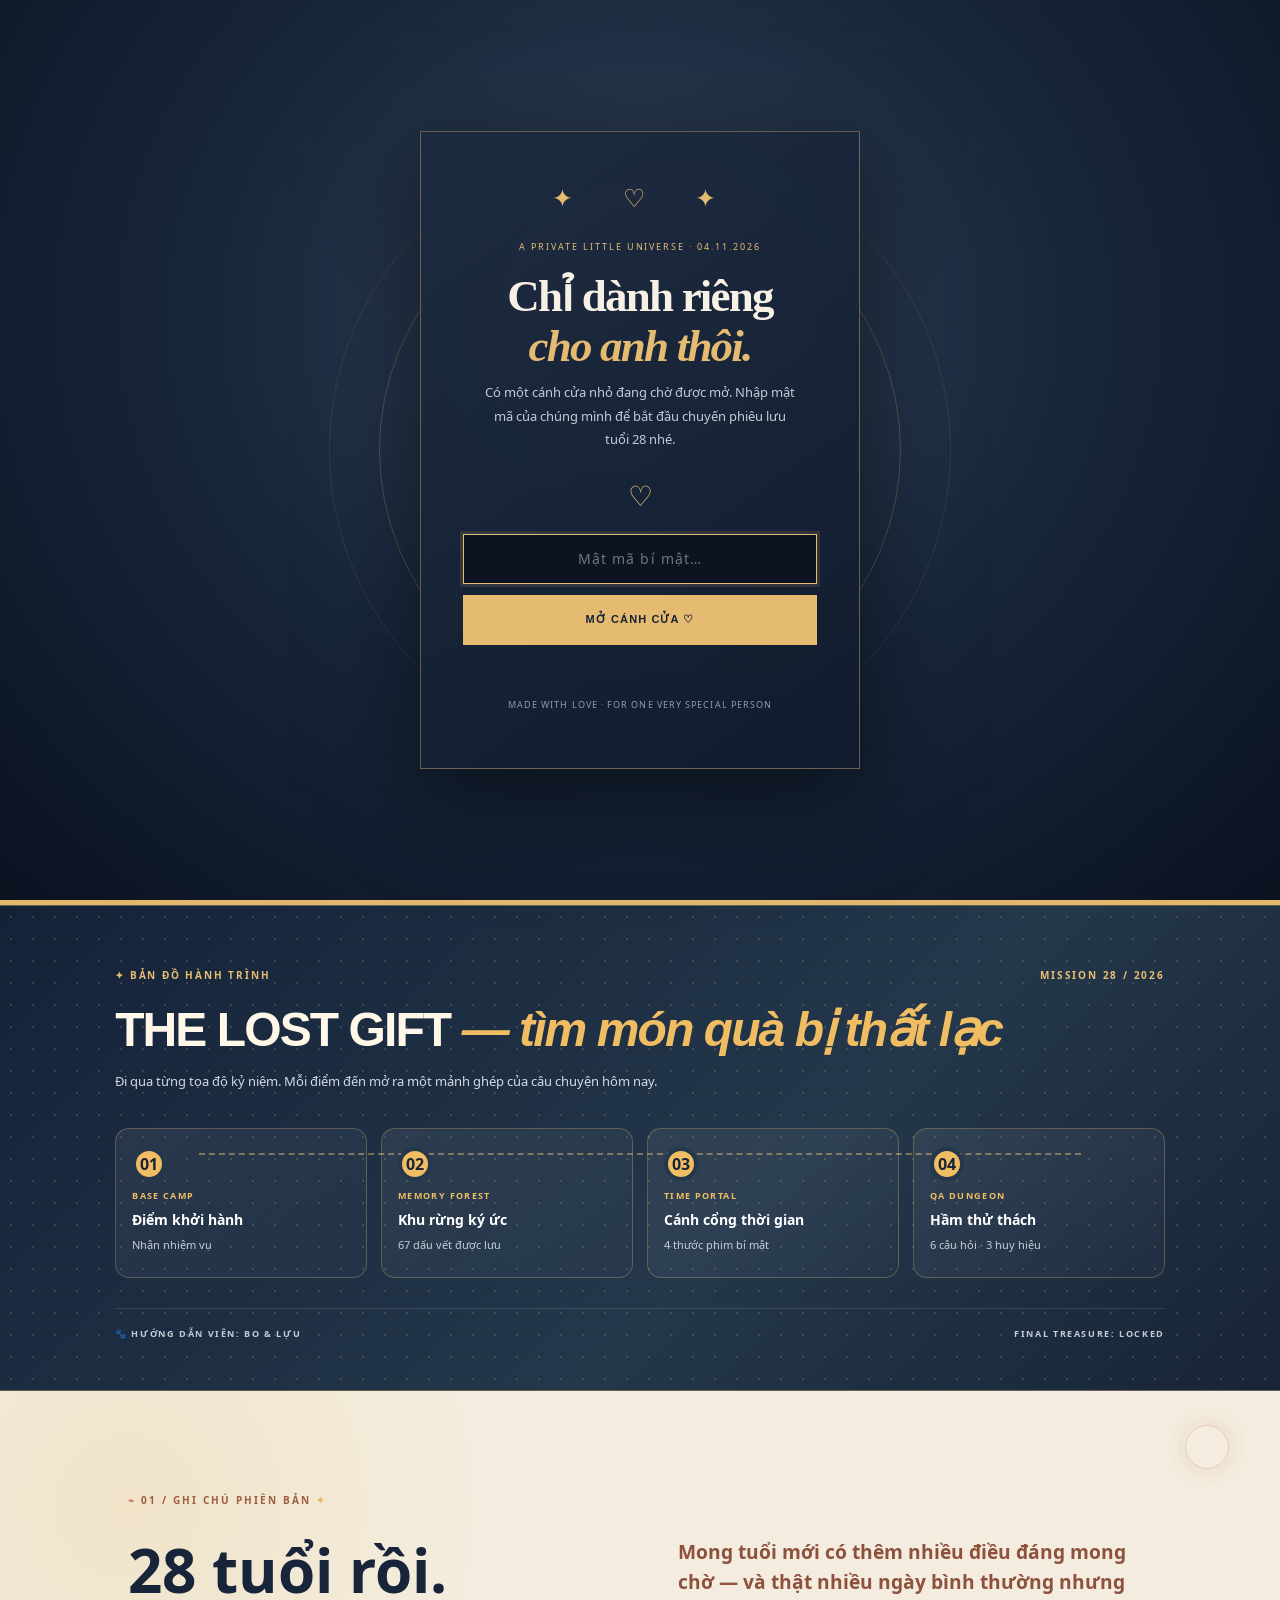
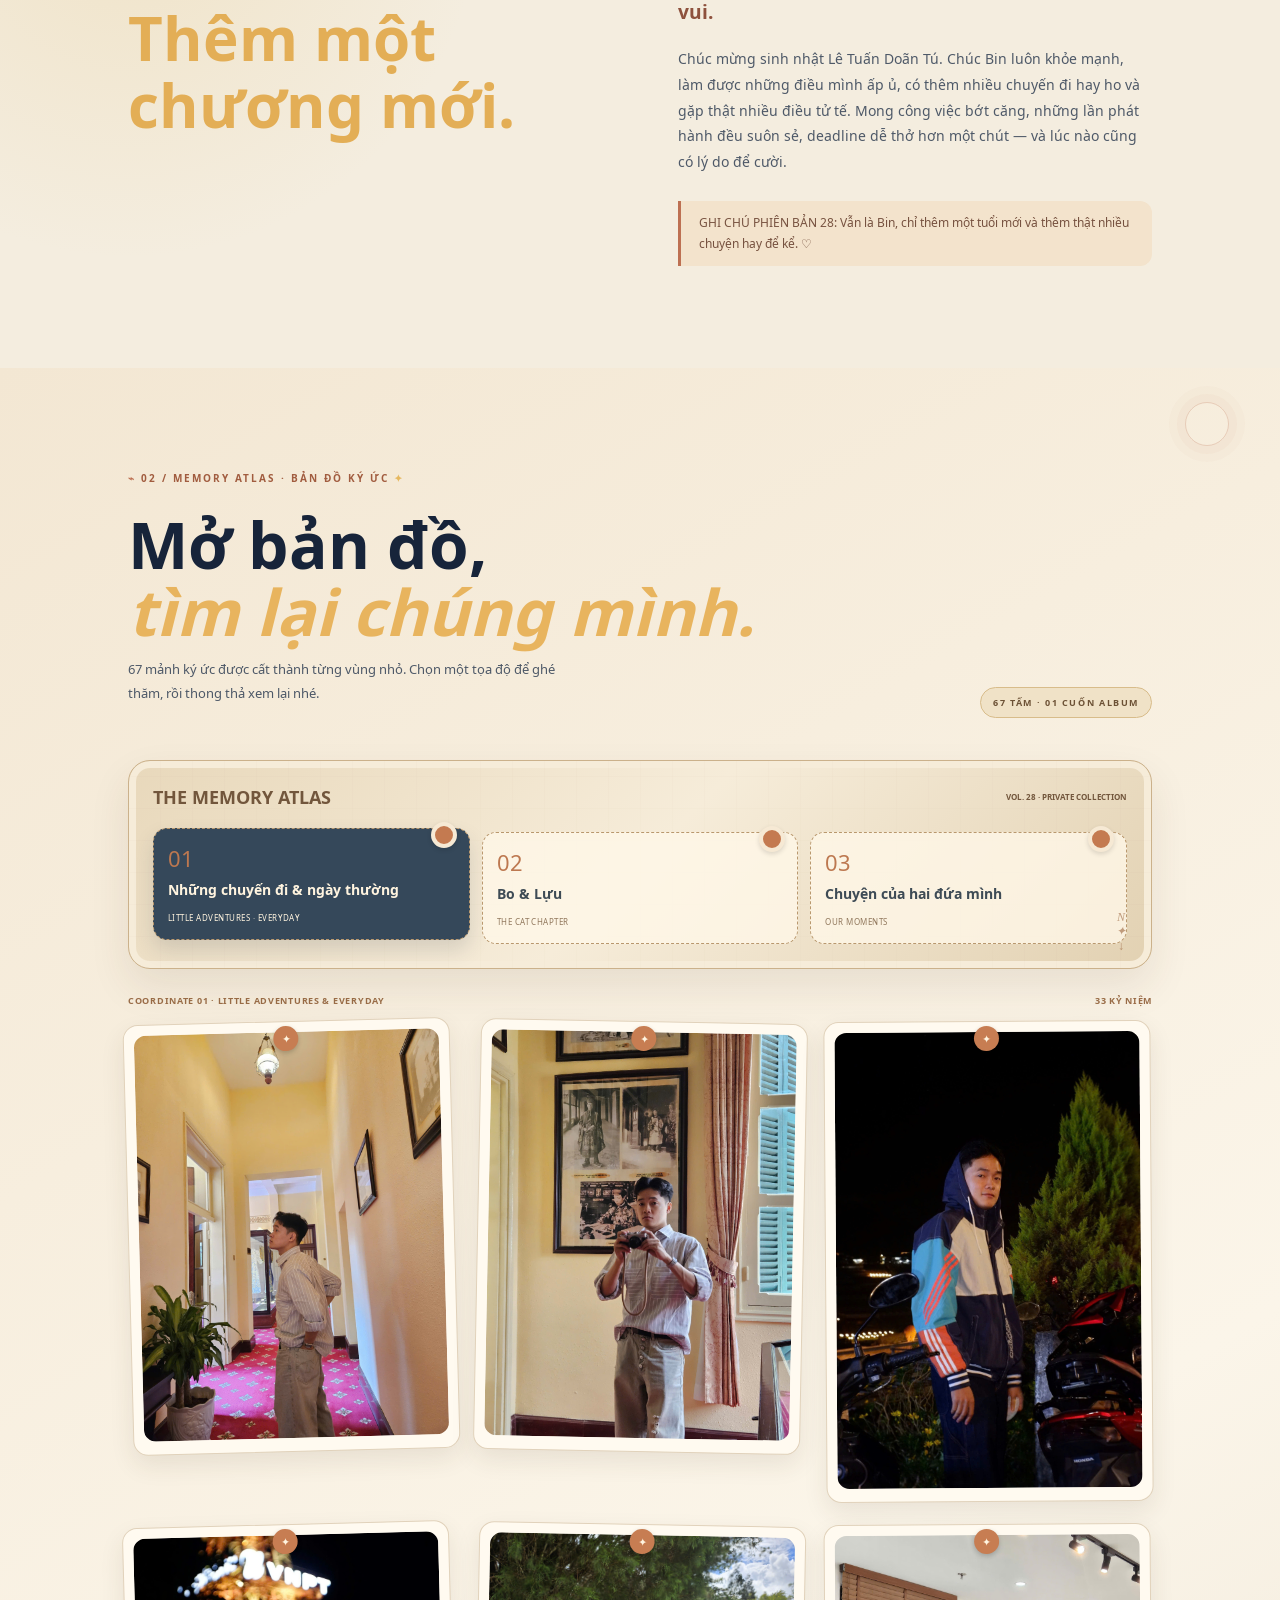
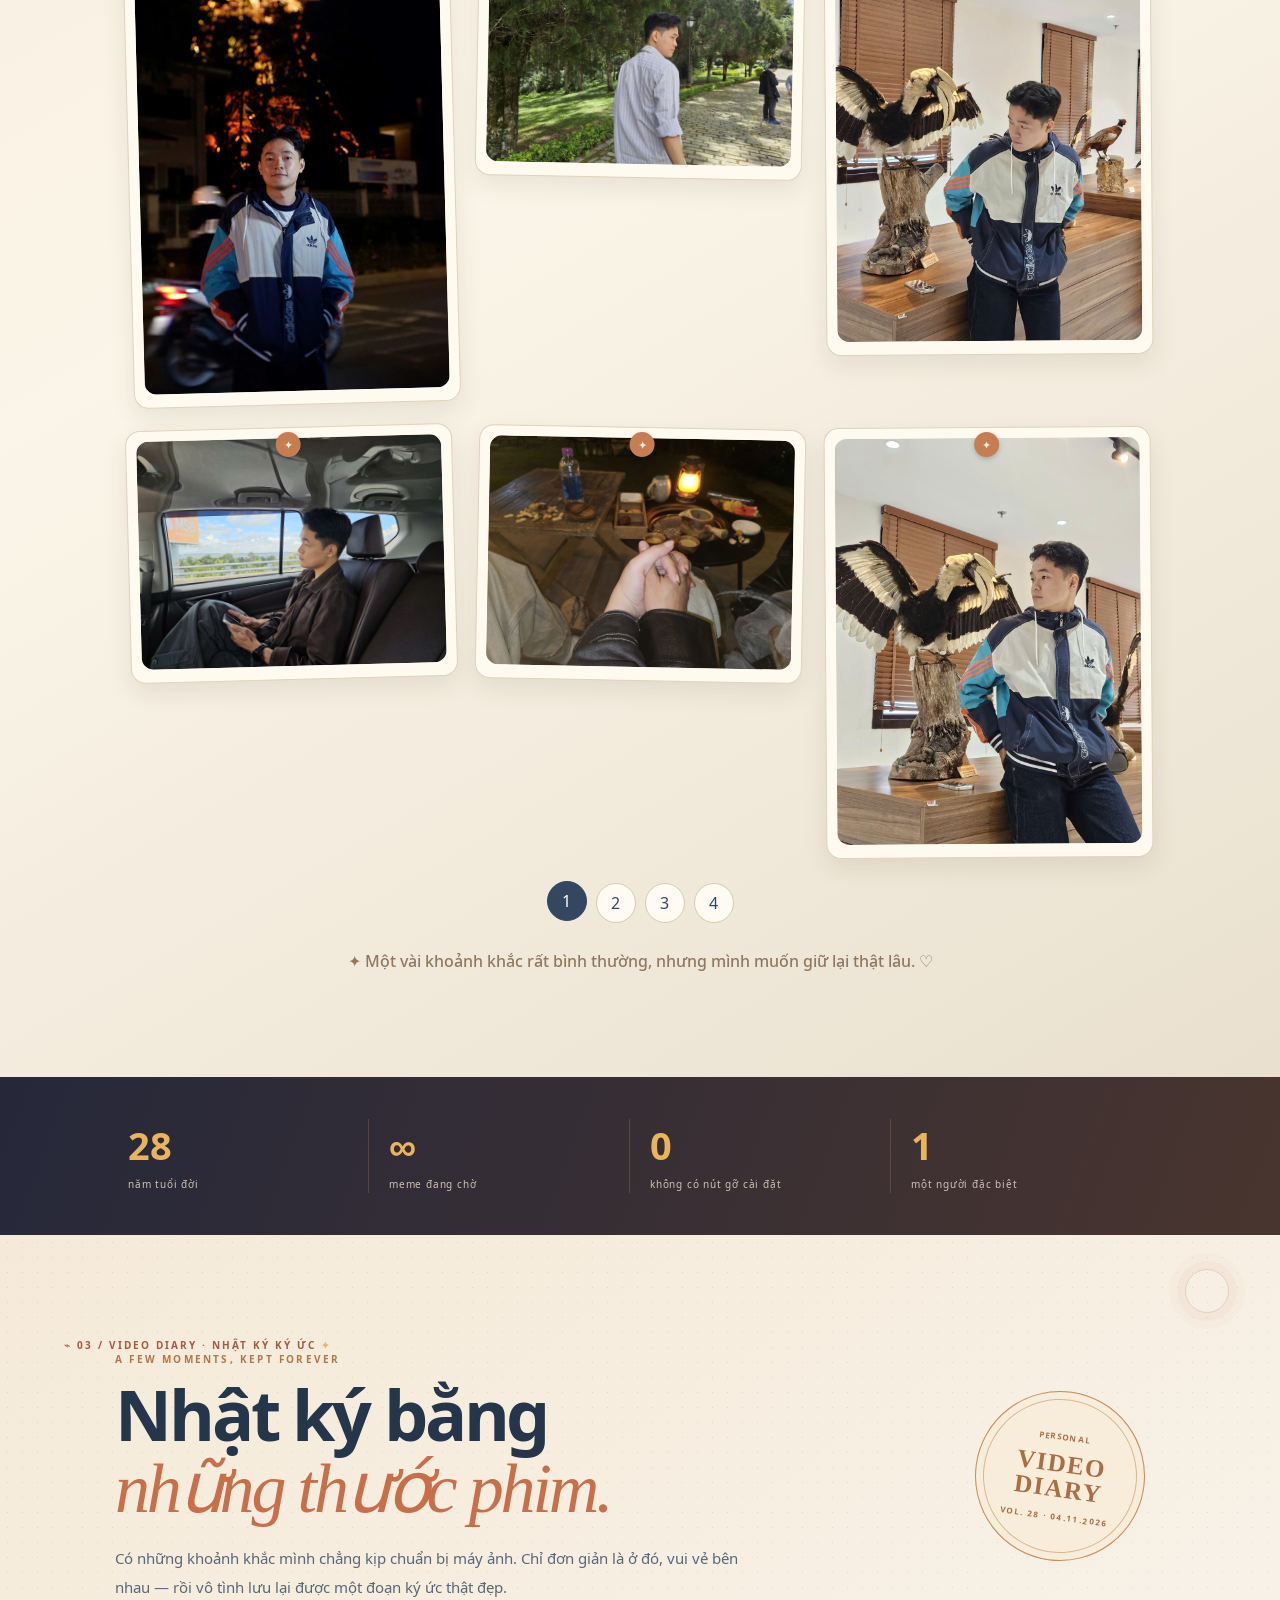
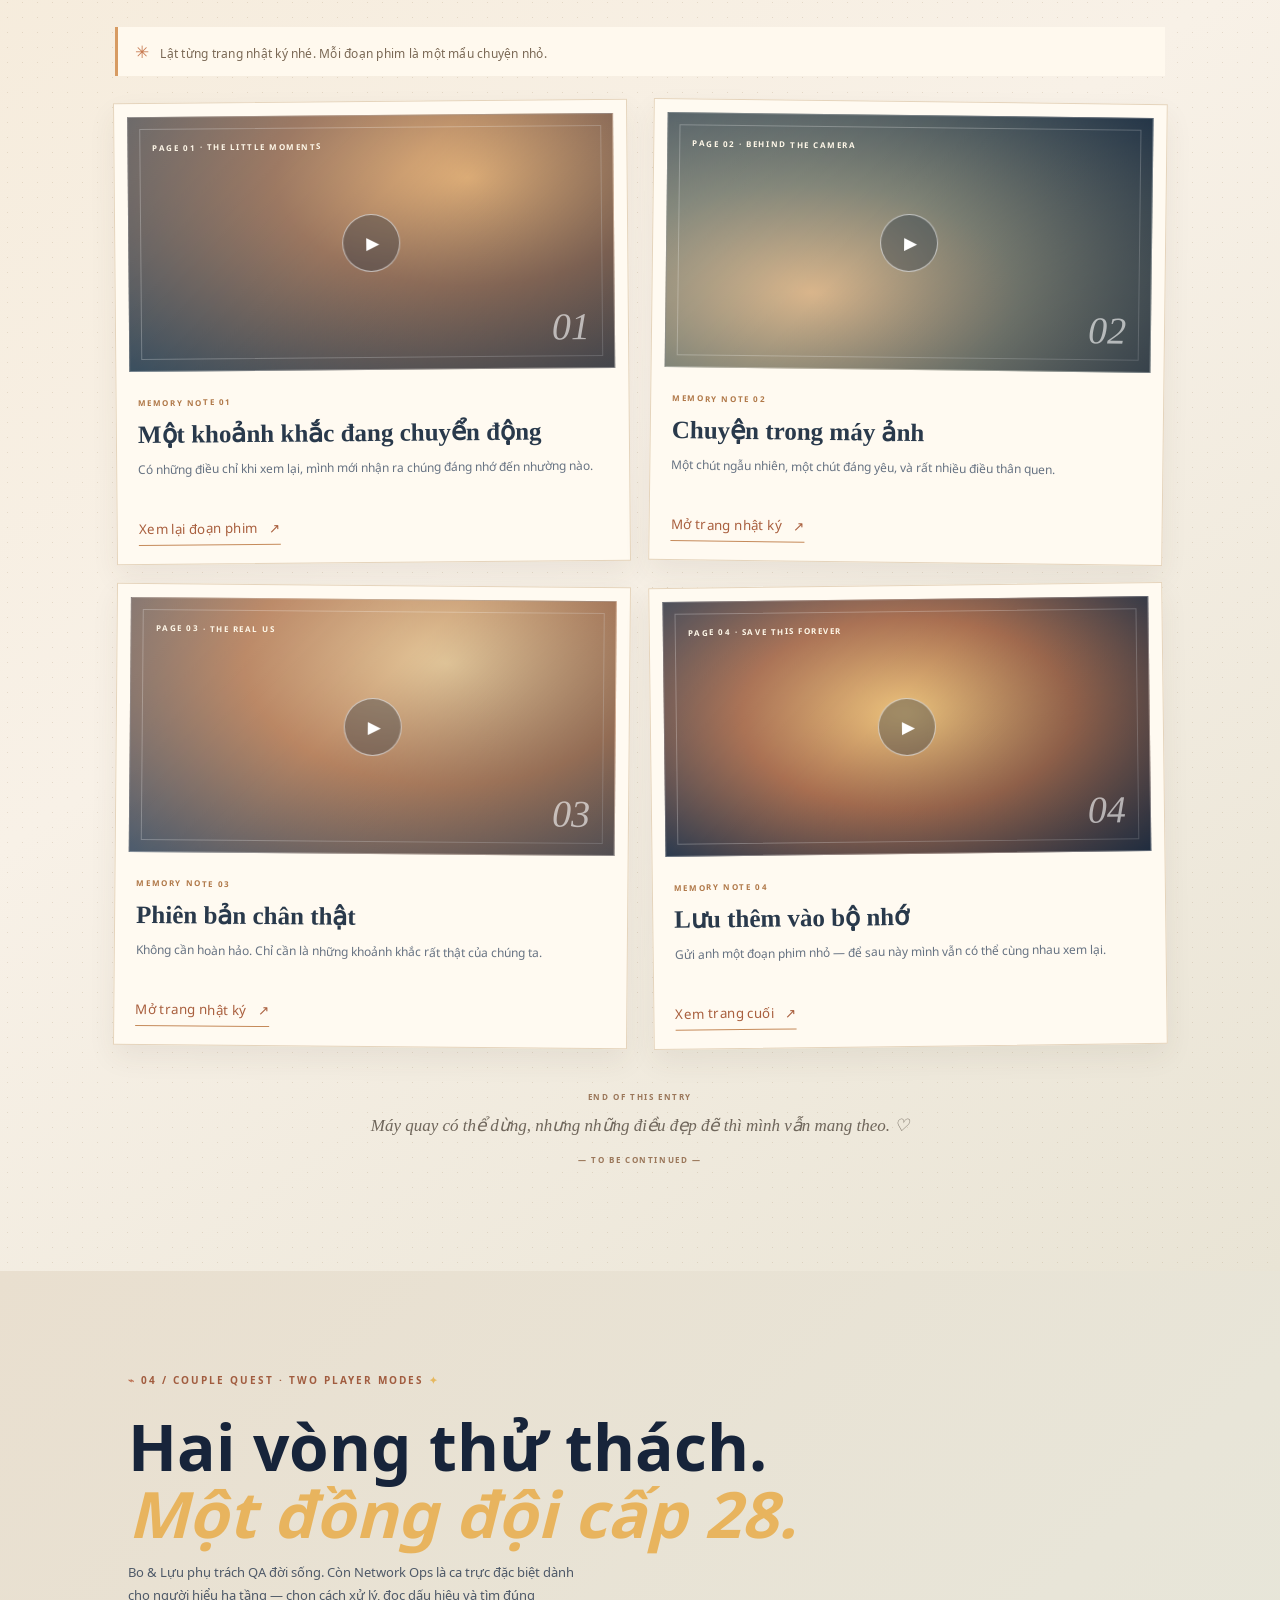
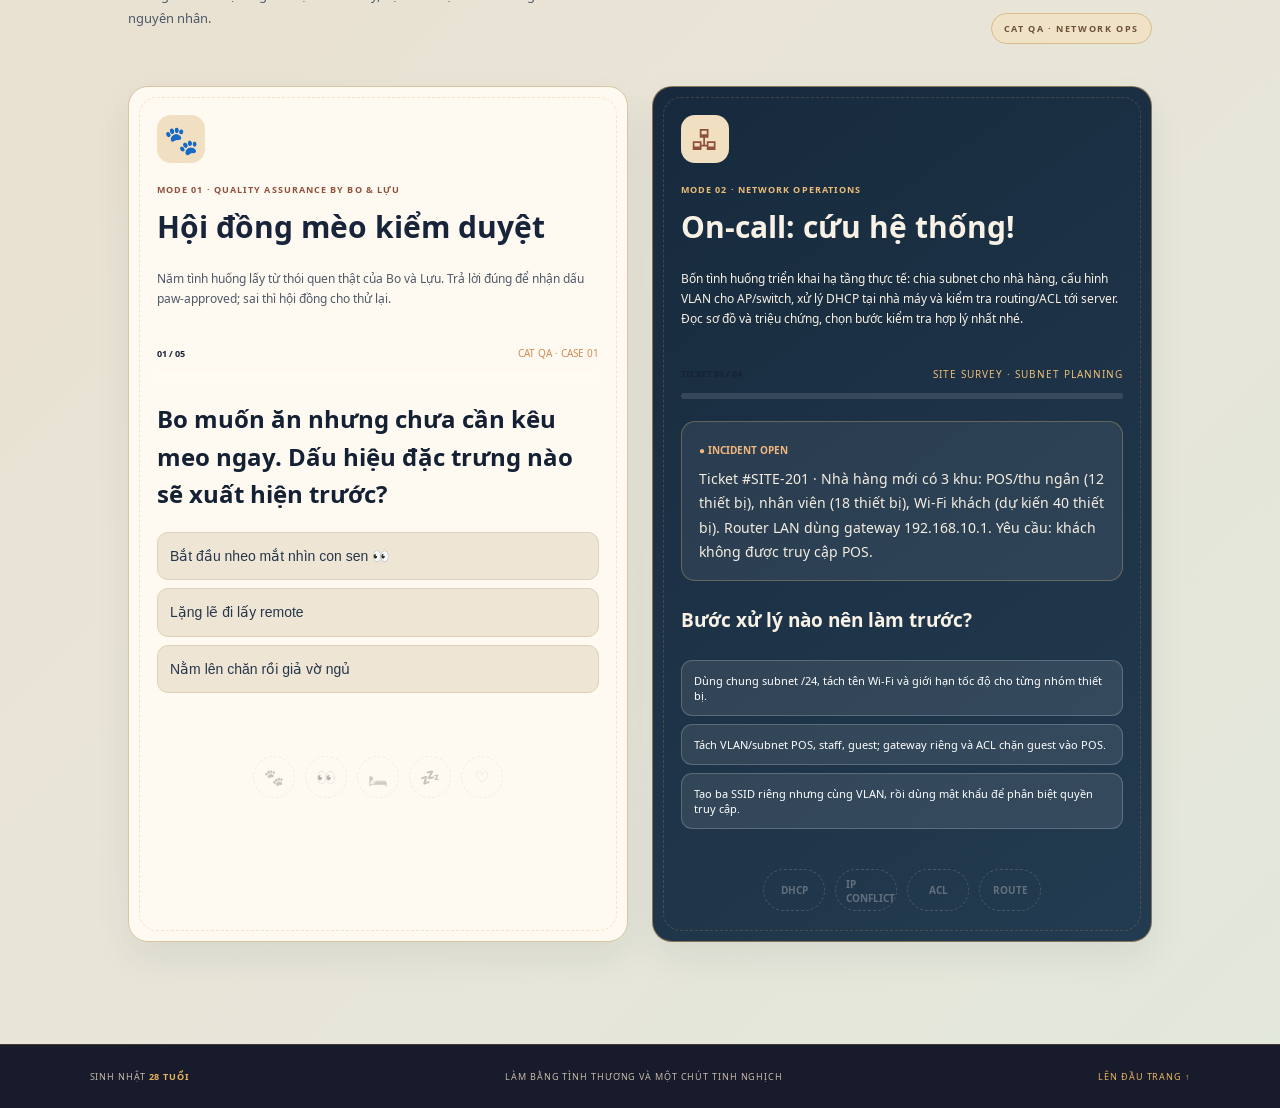
<file: index.html>
<!doctype html>
<html lang="vi">
<head>
<meta charset="utf-8"><meta name="viewport" content="width=device-width,initial-scale=1">
<meta name="theme-color" content="#101827">
<title>Mừng sinh nhật tuổi 28</title>
<link rel="stylesheet" href="style.css">
</head>
<body class="birthday-gate-locked">
<div class="birthday-gate" id="birthdayGate" role="dialog" aria-modal="true" aria-labelledby="birthdayGateTitle" aria-describedby="birthdayGateDescription">
  <div class="birthday-gate-card">
    <div class="gate-sparkle" aria-hidden="true">✦　♡　✦</div>
    <span class="gate-kicker">A PRIVATE LITTLE UNIVERSE · 04.11.2026</span>
    <h1 id="birthdayGateTitle">Chỉ dành riêng<br><em>cho anh thôi.</em></h1>
    <p class="gate-copy" id="birthdayGateDescription">Có một cánh cửa nhỏ đang chờ được mở. Nhập mật mã của chúng mình để bắt đầu chuyến phiêu lưu tuổi 28 nhé.</p>
    <div class="gate-heart" aria-hidden="true">♡</div>
    <form class="birthday-gate-form" id="birthdayGateForm">
      <input id="birthdayGatePassword" type="password" placeholder="Mật mã bí mật…" autocomplete="off" autocapitalize="none" spellcheck="false" aria-label="Mật mã bí mật" required>
      <button id="birthdayGateSubmit" type="submit">MỞ CÁNH CỬA ♡</button>
    </form>
    <p class="gate-message" id="birthdayGateMessage" aria-live="polite"></p>
    <p class="gate-footnote">MADE WITH LOVE · FOR ONE VERY SPECIAL PERSON</p>
  </div>
</div>

<canvas id="fireworksCanvas" aria-hidden="true"></canvas><div class="grain"></div><div id="catMemeLayer" aria-hidden="true"><span class="flying-cat" style="top:18%">🐈</span><span class="flying-cat">🐾</span><span class="flying-cat">😼</span></div><div class="floating" aria-hidden="true"><span>✦</span><span>♡</span><span>✧</span><span>✦</span><span>♡</span></div>
<header class="topbar"><a class="brand" href="#top">SINH NHẬT<span>.exe</span></a><nav><a href="#story">Lời mở đầu</a><a href="#gallery">Ảnh kỷ niệm</a><a href="#games">Góc kiểm tra</a></nav><button id="musicBtn" class="music">♫ <span>Bật nhạc</span></button></header>
<main id="top">
<section class="hero">
  <div class="hero-copy"><p class="eyebrow"><i></i> NGÀY PHÁT HÀNH · 04.11.2026</p><p class="tiny-label">MỘT BẢN CẬP NHẬT RẤT ĐẶC BIỆT</p>
  <h1>Chúc mừng<br><em>sinh nhật!</em></h1>
  <p class="hero-desc">Hôm nay hệ thống chính thức phát hành phiên bản <b>tuổi 28</b> — nhiều trải nghiệm hơn, thêm vài tính năng đáng yêu, và vẫn còn một vài lỗi nhỏ… đáng yêu khó sửa. 😌</p>
  <div class="hero-actions"><a class="primary" href="#story">Bắt đầu nhiệm vụ <span>↗</span></a><a class="secondary" href="#games">Kiểm tra người thương</a></div>
  <div class="status"><span class="pulse"></span> TRẠNG THÁI: <b>HOẠT ĐỘNG TỐT</b><span class="sep">/</span> PHIÊN BẢN TUỔI 28</div></div>
  <div class="hero-visual"><div class="orbit orbit-a"></div><div class="orbit orbit-b"></div><div class="portrait-frame"><img src="assets/photos/bin-avatar.jpg" alt="Ảnh đại diện của Bin"></div><div class="photo-sticker">NHÂN<br>VẬT<br>CHÍNH <b>✦</b></div><div class="age-chip">v28.0 <span>bản ổn định</span></div></div>
  <div class="scroll-note">KÉO XUỐNG ĐỂ NHẬN THÊM YÊU THƯƠNG ↓</div>
</section>
<section class="ticker"><div>CHƯA PHÁT HIỆN LỖI NGHIÊM TRỌNG <b>✦</b> 100% NĂNG LƯỢNG TÍCH CỰC <b>✦</b> DỊCH VỤ CON NGƯỜI CHẠY 24/7 <b>✦</b> CHÚC MỪNG SINH NHẬT <b>✦</b> </div></section>
<section class="quest-map" aria-label="Bản đồ hành trình Birthday Quest">
 <div class="quest-map-head"><span>✦ BẢN ĐỒ HÀNH TRÌNH</span><b>MISSION 28 / 2026</b></div>
 <h2>THE LOST GIFT <em>— tìm món quà bị thất lạc</em></h2>
 <p>Đi qua từng tọa độ kỷ niệm. Mỗi điểm đến mở ra một mảnh ghép của câu chuyện hôm nay.</p>
 <div class="quest-route">
  <a href="#story" class="quest-stop"><i>01</i><span>BASE CAMP</span><b>Điểm khởi hành</b><small>Nhận nhiệm vụ</small></a>
  <a href="#gallery" class="quest-stop"><i>02</i><span>MEMORY FOREST</span><b>Khu rừng ký ức</b><small>67 dấu vết được lưu</small></a>
  <a href="#videos" class="quest-stop"><i>03</i><span>TIME PORTAL</span><b>Cánh cổng thời gian</b><small>4 thước phim bí mật</small></a>
  <a href="#games" class="quest-stop"><i>04</i><span>QA DUNGEON</span><b>Hầm thử thách</b><small>6 câu hỏi · 3 huy hiệu</small></a>
 </div>
 <div class="quest-map-foot"><span>🐾 HƯỚNG DẪN VIÊN: BO & LỰU</span><span>FINAL TREASURE: LOCKED</span></div>
</section>
<section class="intro section" id="story"><div class="section-kicker">01 / GHI CHÚ PHIÊN BẢN</div><div class="intro-grid"><h2>28 tuổi rồi.<br><em>Thêm một chương mới.</em></h2><div><p class="lead">Mong tuổi mới có thêm nhiều điều đáng mong chờ — và thật nhiều ngày bình thường nhưng vui.</p><p>Chúc mừng sinh nhật Lê Tuấn Doãn Tú. Chúc Bin luôn khỏe mạnh, làm được những điều mình ấp ủ, có thêm nhiều chuyến đi hay ho và gặp thật nhiều điều tử tế. Mong công việc bớt căng, những lần phát hành đều suôn sẻ, deadline dễ thở hơn một chút — và lúc nào cũng có lý do để cười.</p><div class="note">GHI CHÚ PHIÊN BẢN 28: Vẫn là Bin, chỉ thêm một tuổi mới và thêm thật nhiều chuyện hay để kể. ♡</div></div></div></section>


<section class="gallery section memory-atlas" id="gallery">
<div class="section-kicker">02 / MEMORY ATLAS · BẢN ĐỒ KÝ ỨC</div>
<div class="section-head"><div><h2>Mở bản đồ,<br><em>tìm lại chúng mình.</em></h2><p>67 mảnh ký ức được cất thành từng vùng nhỏ. Chọn một tọa độ để ghé thăm, rồi thong thả xem lại nhé.</p></div><span class="count" id="galleryCount">67 TẤM · 01 CUỐN ALBUM</span></div>
<div class="atlas-map"><div class="atlas-map-title">THE MEMORY ATLAS <small>VOL. 28 · PRIVATE COLLECTION</small></div><div class="atlas-zones">
<button class="atlas-zone active" data-zone="0"><span>01</span><b>Những chuyến đi &amp; ngày thường</b><small>LITTLE ADVENTURES · EVERYDAY</small></button>
<button class="atlas-zone" data-zone="1"><span>02</span><b>Bo &amp; Lựu</b><small>THE CAT CHAPTER</small></button>
<button class="atlas-zone" data-zone="2"><span>03</span><b>Chuyện của hai đứa mình</b><small>OUR MOMENTS</small></button>
</div><div class="atlas-compass">N<br>✦<br>↓</div></div>
<div class="atlas-current"><span id="atlasCurrentLabel">COORDINATE 01 · LITTLE MOMENTS</span><span id="atlasCurrentCount">17 KỶ NIỆM</span></div>
<div id="galleryGrid" class="gallery-grid atlas-gallery"></div><div class="gallery-pagination" id="galleryPagination" aria-label="Chuyển trang ký ức"></div>
<div class="atlas-footnote">✦ Một vài khoảnh khắc rất bình thường, nhưng mình muốn giữ lại thật lâu. ♡</div></section>
<section class="stats"><div><strong>28</strong><span>năm tuổi đời</span></div><div><strong>∞</strong><span>meme đang chờ</span></div><div><strong>0</strong><span>không có nút gỡ cài đặt</span></div><div><strong>1</strong><span>một người đặc biệt</span></div></section>

<section class="videos section diary-section" id="videos">
  <div class="section-kicker">03 / VIDEO DIARY · NHẬT KÝ KÝ ỨC</div>
  <div class="diary-heading">
    <div>
      <p class="diary-overline">A FEW MOMENTS, KEPT FOREVER</p>
      <h2>Nhật ký bằng<br><em>những thước phim.</em></h2>
      <p class="diary-intro">Có những khoảnh khắc mình chẳng kịp chuẩn bị máy ảnh. Chỉ đơn giản là ở đó, vui vẻ bên nhau — rồi vô tình lưu lại được một đoạn ký ức thật đẹp.</p>
    </div>
    <div class="diary-stamp" aria-label="Bốn đoạn phim kỷ niệm">
      <span>PERSONAL</span><strong>VIDEO<br>DIARY</strong><small>VOL. 28 · 04.11.2026</small>
    </div>
  </div>
  <div class="diary-note"><span>✳</span> Lật từng trang nhật ký nhé. Mỗi đoạn phim là một mẩu chuyện nhỏ.</div>
  <div class="diary-grid">
    <article class="diary-entry diary-entry-featured" data-video="0">
      <div class="diary-frame frame-sunset"><span class="frame-label">PAGE 01 · THE LITTLE MOMENTS</span><span class="frame-play">▶</span><span class="frame-index">01</span></div>
      <div class="diary-entry-copy"><span class="diary-date">MEMORY NOTE 01</span><h3>Một khoảnh khắc đang chuyển động</h3><p>Có những điều chỉ khi xem lại, mình mới nhận ra chúng đáng nhớ đến nhường nào.</p><button type="button" class="diary-watch">Xem lại đoạn phim <span>↗</span></button></div>
    </article>
    <article class="diary-entry" data-video="1">
      <div class="diary-frame frame-film"><span class="frame-label">PAGE 02 · BEHIND THE CAMERA</span><span class="frame-play">▶</span><span class="frame-index">02</span></div>
      <div class="diary-entry-copy"><span class="diary-date">MEMORY NOTE 02</span><h3>Chuyện trong máy ảnh</h3><p>Một chút ngẫu nhiên, một chút đáng yêu, và rất nhiều điều thân quen.</p><button type="button" class="diary-watch">Mở trang nhật ký <span>↗</span></button></div>
    </article>
    <article class="diary-entry" data-video="2">
      <div class="diary-frame frame-paper"><span class="frame-label">PAGE 03 · THE REAL US</span><span class="frame-play">▶</span><span class="frame-index">03</span></div>
      <div class="diary-entry-copy"><span class="diary-date">MEMORY NOTE 03</span><h3>Phiên bản chân thật</h3><p>Không cần hoàn hảo. Chỉ cần là những khoảnh khắc rất thật của chúng ta.</p><button type="button" class="diary-watch">Mở trang nhật ký <span>↗</span></button></div>
    </article>
    <article class="diary-entry diary-entry-featured" data-video="3">
      <div class="diary-frame frame-keepsake"><span class="frame-label">PAGE 04 · SAVE THIS FOREVER</span><span class="frame-play">▶</span><span class="frame-index">04</span></div>
      <div class="diary-entry-copy"><span class="diary-date">MEMORY NOTE 04</span><h3>Lưu thêm vào bộ nhớ</h3><p>Gửi anh một đoạn phim nhỏ — để sau này mình vẫn có thể cùng nhau xem lại.</p><button type="button" class="diary-watch">Xem trang cuối <span>↗</span></button></div>
    </article>
  </div>
  <div class="diary-footer"><span>END OF THIS ENTRY</span><p>Máy quay có thể dừng, nhưng những điều đẹp đẽ thì mình vẫn mang theo. ♡</p><span>— TO BE CONTINUED —</span></div>
  <div class="diary-player" id="diaryPlayer" aria-hidden="true">
    <div class="diary-player-backdrop" data-diary-close></div>
    <div class="diary-player-panel" role="dialog" aria-modal="true" aria-label="Xem lại video kỷ niệm">
      <button class="diary-player-close" type="button" data-diary-close aria-label="Đóng video">×</button>
      <div class="diary-player-meta"><span id="diaryPlayerPage">MEMORY NOTE 01</span><span>VIDEO DIARY · VOL. 28</span></div>
      <video id="diaryPlayerVideo" controls playsinline preload="none"></video>
      <div class="diary-player-caption"><span id="diaryPlayerTitle">Một khoảnh khắc đang chuyển động</span><small>Take your time. This one is yours. ♡</small></div>
    </div>
  </div>
</section>
<section class="games section" id="games">
<div class="section-kicker">04 / COUPLE QUEST · TWO PLAYER MODES</div>
<div class="section-head"><div><h2>Hai vòng thử thách.<br><em>Một đồng đội cấp 28.</em></h2><p>Bo &amp; Lựu phụ trách QA đời sống. Còn Network Ops là ca trực đặc biệt dành cho người hiểu hạ tầng — chọn cách xử lý, đọc dấu hiệu và tìm đúng nguyên nhân.</p></div><span class="count">CAT QA · NETWORK OPS</span></div>

<div class="game-grid couple-quest-grid">
<article class="game-card couple-quest-card">
<div class="game-icon">🐾</div><span class="game-type">MODE 01 · QUALITY ASSURANCE BY BO &amp; LỰU</span>
<h3>Hội đồng mèo kiểm duyệt</h3>
<p>Năm tình huống lấy từ thói quen thật của Bo và Lựu. Trả lời đúng để nhận dấu paw-approved; sai thì hội đồng cho thử lại.</p>
<div id="catQuiz" class="couple-quiz">
<div class="quiz-progress"><b id="catStep">01 / 05</b><span id="questBadge">CAT QA · CASE 01</span></div>
<div class="quest-progress-track"><span id="questProgressFill"></span></div>
<h4 id="catQuestion"></h4><div id="catAnswers" class="answers"></div>
<p id="catFeedback" class="feedback" aria-live="polite"></p>
<button id="catNext" class="small-btn" hidden>Câu tiếp theo →</button>
<div class="quest-stamps" aria-label="Huy hiệu mèo"><span id="stamp1">🐾</span><span id="stamp2">👀</span><span id="stamp3">🛏️</span><span id="stamp4">💤</span><span id="stamp5">♡</span></div>
</div>
<div id="catQaDone" class="mini-complete" hidden>🐾 CAT QA PASSED · Hai boss đã tạm hài lòng với con sen.</div>
</article>

<article class="game-card couple-quest-card network-ops-card">
<div class="game-icon">🖧</div><span class="game-type">MODE 02 · NETWORK OPERATIONS</span>
<h3>On-call: cứu hệ thống!</h3>
<p>Bốn tình huống triển khai hạ tầng thực tế: chia subnet cho nhà hàng, cấu hình VLAN cho AP/switch, xử lý DHCP tại nhà máy và kiểm tra routing/ACL tới server. Đọc sơ đồ và triệu chứng, chọn bước kiểm tra hợp lý nhất nhé.</p>
<div id="networkGame" class="couple-quiz">
<div class="quiz-progress"><b id="netStep">TICKET 01 / 04</b><span id="netBadge">INCIDENT · DNS</span></div>
<div class="quest-progress-track"><span id="netProgressFill"></span></div>
<div class="incident-panel"><span class="incident-status">● INCIDENT OPEN</span><p id="netScenario"></p></div>
<h4 id="netQuestion">Bước xử lý nào nên làm trước?</h4>
<div id="netAnswers" class="answers"></div>
<p id="netFeedback" class="feedback" aria-live="polite"></p>
<button id="netNext" class="small-btn" hidden>Đóng ticket &amp; tiếp tục →</button>
<div class="quest-stamps" aria-label="Network badges"><span id="netStamp1">DHCP</span><span id="netStamp2">IP CONFLICT</span><span id="netStamp3">ACL</span><span id="netStamp4">ROUTE</span></div>
</div>
<div id="netDone" class="mini-complete" hidden>⚡ ALL INCIDENTS RESOLVED · Network Ops approved. Đi ăn bánh thôi!</div>
</article>
</div>
<div id="qaGate" class="qa-gate" hidden><span>✦ BOTH MODES COMPLETE · LEVEL 28</span><h3>PARTNER IN CRIME – VERIFIED! 🏆</h3><p>Bo &amp; Lựu đã duyệt. Bốn tình huống triển khai mạng cũng được xử lý. Đồng đội cấp 28 chính thức qua vòng kiểm định!</p><a class="primary" href="#cats">Gặp hai vị giám khảo ↓</a></div>
</section>
<section class="cats-section section" id="cats" hidden>
<div class="section-kicker">05 / HỒ SƠ HAI BÉ MÈO</div>
<div class="section-head"><div><h2>Hai nhân vật phụ,<br><em>quyền lực chính.</em></h2><p>Hồ sơ được xác minh bằng ảnh thật từ kho lưu niệm. Không nhận nhầm boss nha!</p></div><span class="count">BO 🧡 · LỰU 🍇</span></div>
<div class="cat-profiles">
<article class="cat-profile bo-profile"><div class="cat-copy"><span class="game-type">MÈO ĐẦU TIÊN · 7 NĂM ĐỒNG HÀNH</span><h3>Bo 🧡</h3><p>Đây mới là Bo — bạn mèo vàng đầu tiên của nhà mình. Hôm nay Bo có nhiệm vụ đặc biệt: tham gia hội đồng giám khảo và giám sát nhiệm vụ bí mật.</p><p class="cat-quip">Chức vụ: Tổng quản kho bánh và người giữ chìa khóa bí mật.</p></div><div class="bo-collage"><img src="assets/photos/bo-portrait.jpg" alt="Bo mèo vàng trắng"><img src="assets/photos/album-37.jpg" alt="Bo mèo vàng trắng"></div></article>
<article class="cat-profile luu-profile"><div class="cat-copy"><span class="game-type">MÈO THỨ HAI · CHUYÊN GIA NGHỊCH NGỢM</span><h3>Lựu 🍇</h3><p>Còn đây là Lựu — đúng bạn mèo mướp nằm trên chiếc đệm xám. Nhìn hiền vậy thôi chứ độ tinh nghịch thì khỏi cần kiểm tra.</p><p class="cat-quip">Chức vụ: Trưởng ban bày trò, phá giấc ngủ và tạo meme.</p></div><div class="luu-collage"><img src="assets/photos/luu-portrait.jpg" alt="Lựu nằm trên đệm xám"><img src="assets/photos/album-24.jpg" alt="Lựu nằm ngửa tinh nghịch"><img src="assets/photos/album-29.jpg" alt="Lựu cuộn mình nghỉ ngơi"><img src="assets/photos/album-39.jpg" alt="Lựu ngồi nhìn camera"></div></article>
</div>
<div class="puzzle-card secret-hunt-card image-jigsaw-card">
 <div class="puzzle-copy"><span class="game-type">BO'S BIRTHDAY · ROTATION PUZZLE</span><h3>Xoay đúng chiều ảnh sinh nhật của Bo!</h3><p>Ảnh Bo đã được chia thành 9 mảnh. Mỗi mảnh đang bị xoay lệch một chút — nhấn vào mảnh để xoay 90° theo chiều kim đồng hồ. Quan sát các đường nối và màu sắc để đưa cả bức ảnh về đúng chiều nhé!</p><p id="jigsawStatus" class="feedback">Mảnh đúng chiều: 0 / 9 · Số lượt xoay: 0</p><div class="jigsaw-rules"><span>01 · Nhấn một mảnh để xoay 90°</span><span>02 · Ghép hướng các chi tiết liền mạch</span><span>03 · Đưa cả 9 mảnh về đúng chiều</span></div><button id="jigsawShuffle" class="small-btn" type="button">Xáo trộn lại ↻</button></div>
 <div class="jigsaw-console"><div class="hunt-topline"><span>BO'S BIRTHDAY RESCUE</span><span>9 TILES · ROTATE 90°</span></div><div id="jigsawBoard" class="jigsaw-board rotation-board" role="group" aria-label="Trò chơi xoay 9 mảnh ảnh Bo"></div><p id="jigsawFeedback" class="feedback" aria-live="polite"></p><div id="jigsawReveal" class="jigsaw-reveal" hidden><span>✦ MEMORY RESTORED</span><h3>Giải cứu Bo thành công!</h3><p><strong id="jigsawRank">GOLD SOLVER</strong> · <span id="jigsawMovesFinal">0 lượt xoay</span></p><p>Bo đã trở lại đúng chiều. Boss gửi một cái nheo mắt cảm ơn con sen! 🐾</p></div></div>
</div>
<div id="catReward" class="quest-clear" hidden>
 <div class="quest-clear-icon">🧭</div><span class="game-type">CHECKPOINT ĐÃ KÍCH HOẠT</span>
 <h3>Đã tìm thấy tọa độ kho báu!</h3>
 <p>Bức ảnh đã được khôi phục. Ký ức đã mở, nhưng kho báu vàng vẫn được niêm phong đến tận cuối hành trình.</p>
 <div class="sealed-clue"><span>FINAL TREASURE</span><b>▰ ▰ ▰ ▰ ▰</b><small>CONTENTS: CLASSIFIED</small></div>
 <a class="primary" href="cake.html">Tiếp tục hành trình · Qua thổi nến 🎂</a>
</div>
</section>
<section class="letter section" id="final" hidden><div class="section-kicker">05 / LỜI NHẮN CUỐI</div><div class="letter-shell"><div class="letter-top"><span>BÍ MẬT · CHỈ DÀNH CHO ANH</span><span>♡ 04.11.2026</span></div><div class="lock-icon">✉</div><p class="eyebrow">CÒN MỘT ĐIỀU NỮA</p><h2>Sẵn sàng mở<br><em>món quà bí mật?</em></h2><p class="letter-desc">Mọi manh mối đã được thu thập. Nhập mật mã cuối cùng để mở rương kho báu nhé.</p><div class="unlock"><input id="password" type="text" placeholder="Nhập mật khẩu..." autocomplete="off"><button id="unlockBtn">Mở thư ♡</button></div><p class="password-hint" id="passwordHint">Gợi ý đầu tiên: Hai chữ anh hay buột miệng gọi nghe vừa thân quen vừa… tròn trịa. 😼</p><p id="unlockMsg" class="feedback"></p><div id="secretLetter" class="secret-letter" hidden>
<h3>Gửi anh,</h3>
<p>Chúc mừng sinh nhật anh. Mong tuổi 28 sẽ dịu dàng với anh hơn một chút, mang đến nhiều cơ hội tốt, nhiều tiếng cười và thật nhiều ngày mà anh cảm thấy mình đang sống đúng điều mình muốn.</p>
<p>Cảm ơn anh vì đã xuất hiện trong những bức ảnh, những chuyến đi và cả những khoảnh khắc rất bình thường. Mong rằng sau này album ảnh vẫn còn nhiều thứ để lưu, và tụi mình vẫn còn nhiều chuyện để cười cùng nhau.</p>
<p class="sign">Thương anh,<br><b>người luôn đứng về phe anh ♡</b></p><div class="confetti">✦ ✧ ♡ ✦ ✧ ♡</div>
</div>
<div id="finalSurprise" class="final-surprise" hidden>
 <div class="final-stamp">HỘI ĐỒNG MÈO<br><b>ĐÃ PHÊ DUYỆT</b> 🐾</div>
 <p class="eyebrow">BIÊN BẢN QUAN TRỌNG · KHÔNG ĐƯỢC THẤT LẠC</p>
 <h3>GIẤY CHỨNG NHẬN SEN CẤP CAO</h3>
 <p>Trao tặng <b>anh Tú</b> danh hiệu:</p>
 <div class="award-title">Người được Bo &amp; Lựu cho phép<br>tiếp tục làm sen trọn đời</div>
 <p class="award-small">Đặc quyền đi kèm: được ngắm mèo, được mèo làm phiền lúc ngủ, và có trách nhiệm mở đồ ăn đúng giờ.</p>
 <div class="cat-signatures"><span>🐈 Bo<br><small>Tổng quản</small></span><span>😼 Lựu<br><small>Ban quậy phá</small></span></div>
 <button id="finalBoom" class="final-boom">Bấm để nhận lời chúc cuối cùng 🎆</button>
 <p id="finalMessage" class="final-message" hidden>Đùa thì đùa vậy thôi. Mong anh luôn có thật nhiều lý do để vui, luôn được yêu thương, và dù ngày mai có bận rộn đến đâu cũng nhớ rằng có một người rất vui vì được đồng hành cùng anh. ❤️</p>
 <div id="finalGoodbyeTrigger" class="final-goodbye-trigger" hidden><button id="openFinalGoodbye" class="final-goodbye-btn" type="button">Và đây là lời tạm biệt cuối cùng 👋</button></div>
 <section id="finalGoodbye" class="final-goodbye" hidden aria-label="Màn chào tạm biệt cuối cùng">
  <div class="final-goodbye-card">
   <span class="final-goodbye-kicker">HẾT TIỆC RỒI, NHƯNG THƯƠNG THÌ CÒN</span>
   <h3>Chúc mừng sinh nhật anh! 🎂</h3>
   <p>Mong tuổi 28 của anh sẽ có thật nhiều niềm vui, những chuyến đi đáng nhớ và những ngày bình yên. Cảm ơn anh vì đã đi đến tận dòng cuối cùng của món quà này. Hẹn anh ở những kỷ niệm tiếp theo nhé. ❤️</p>
   <div class="final-walkway" aria-hidden="true"><span id="finalWalkingCat">🐈</span></div>
   <small>Bo &amp; Lựu xin phép đi ăn bánh tiếp đây. Bye bye! 🐾</small>
   <button id="replayFinalCat" class="final-goodbye-replay" type="button">Cho mèo đi ngang lần nữa 😹</button>
   <button id="openTreasureVault" class="treasure-open-btn" type="button">Mở tọa độ cuối cùng 🔐</button>
  </div>
 </section>
 <section id="goldenTreasure" class="golden-treasure" hidden aria-label="Kho báu bí mật cuối cùng">
  <div class="treasure-stars">✦　✧　✦</div><span class="game-type">MISSION 28 · FINAL REWARD</span>
  <p class="treasure-kicker">BẠN ĐÃ ĐI ĐẾN CUỐI HÀNH TRÌNH</p>
  <h2>THE GOLDEN<br><em>GIFT</em></h2>
  <div class="treasure-glow"><div class="treasure-chest">🎁</div></div>
  <p class="treasure-caption">Kho báu bí mật dành riêng cho anh. Cảm ơn anh đã cùng tui đi hết chuyến phiêu lưu này. ♡</p>
  <img class="bo-reveal treasure-reveal" data-secret-src="assets/photos/gift-reveal.jpg" alt="Món quà vàng bí mật được hé lộ ở cuối hành trình">
  <div class="treasure-seal">UNLOCKED · 04.11.2026</div>
 </section>
</div></div></section>
<footer><span>SINH NHẬT <b>28 TUỔI</b></span><span>LÀM BẰNG TÌNH THƯƠNG VÀ MỘT CHÚT TINH NGHỊCH</span><a href="#top">LÊN ĐẦU TRANG ↑</a></footer>
</main>
<audio id="soundtrack" src="assets/music/birthday-song.mp3" preload="none"></audio>
<div id="lightbox" class="lightbox" hidden><button id="closeLightbox">×</button><img id="lightboxImg" alt=""><p id="lightboxCaption"></p></div>
<script src="gate.js"></script>
<script src="script.js"></script>
</body></html>
</file>
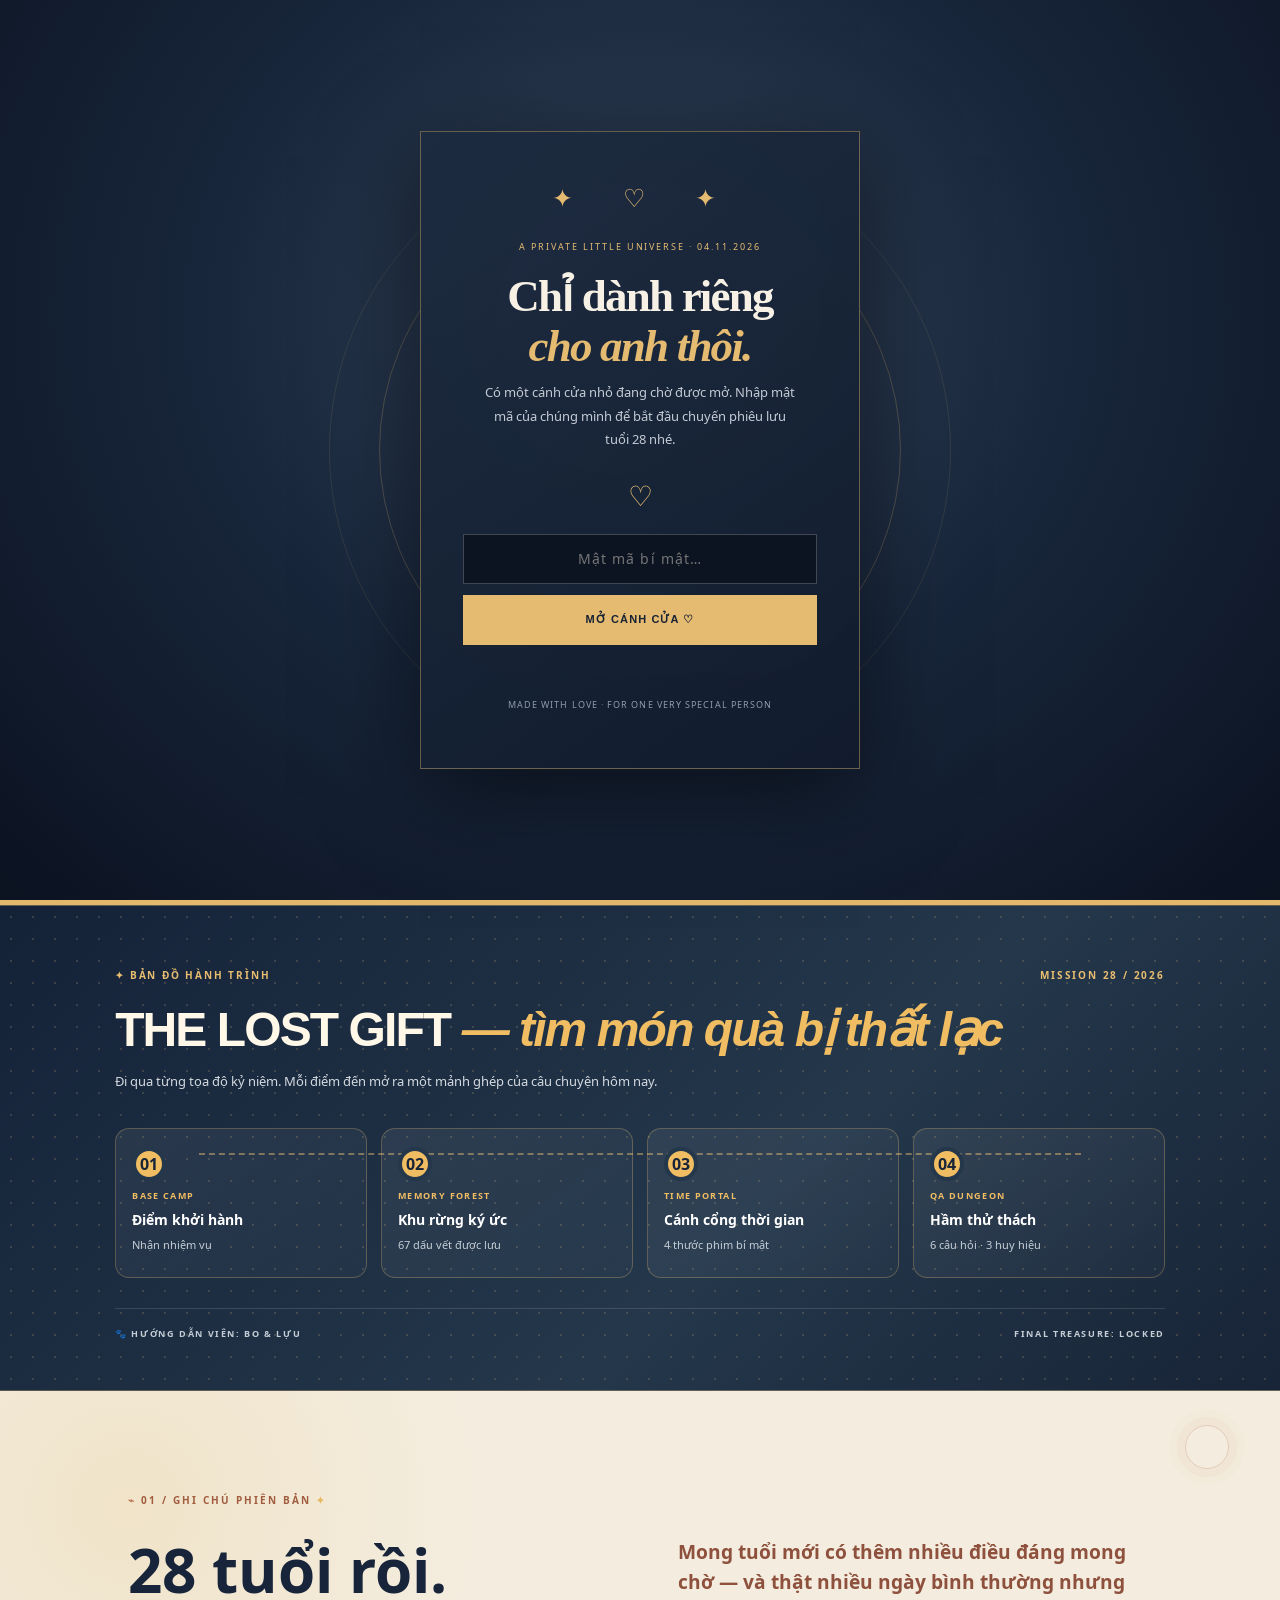
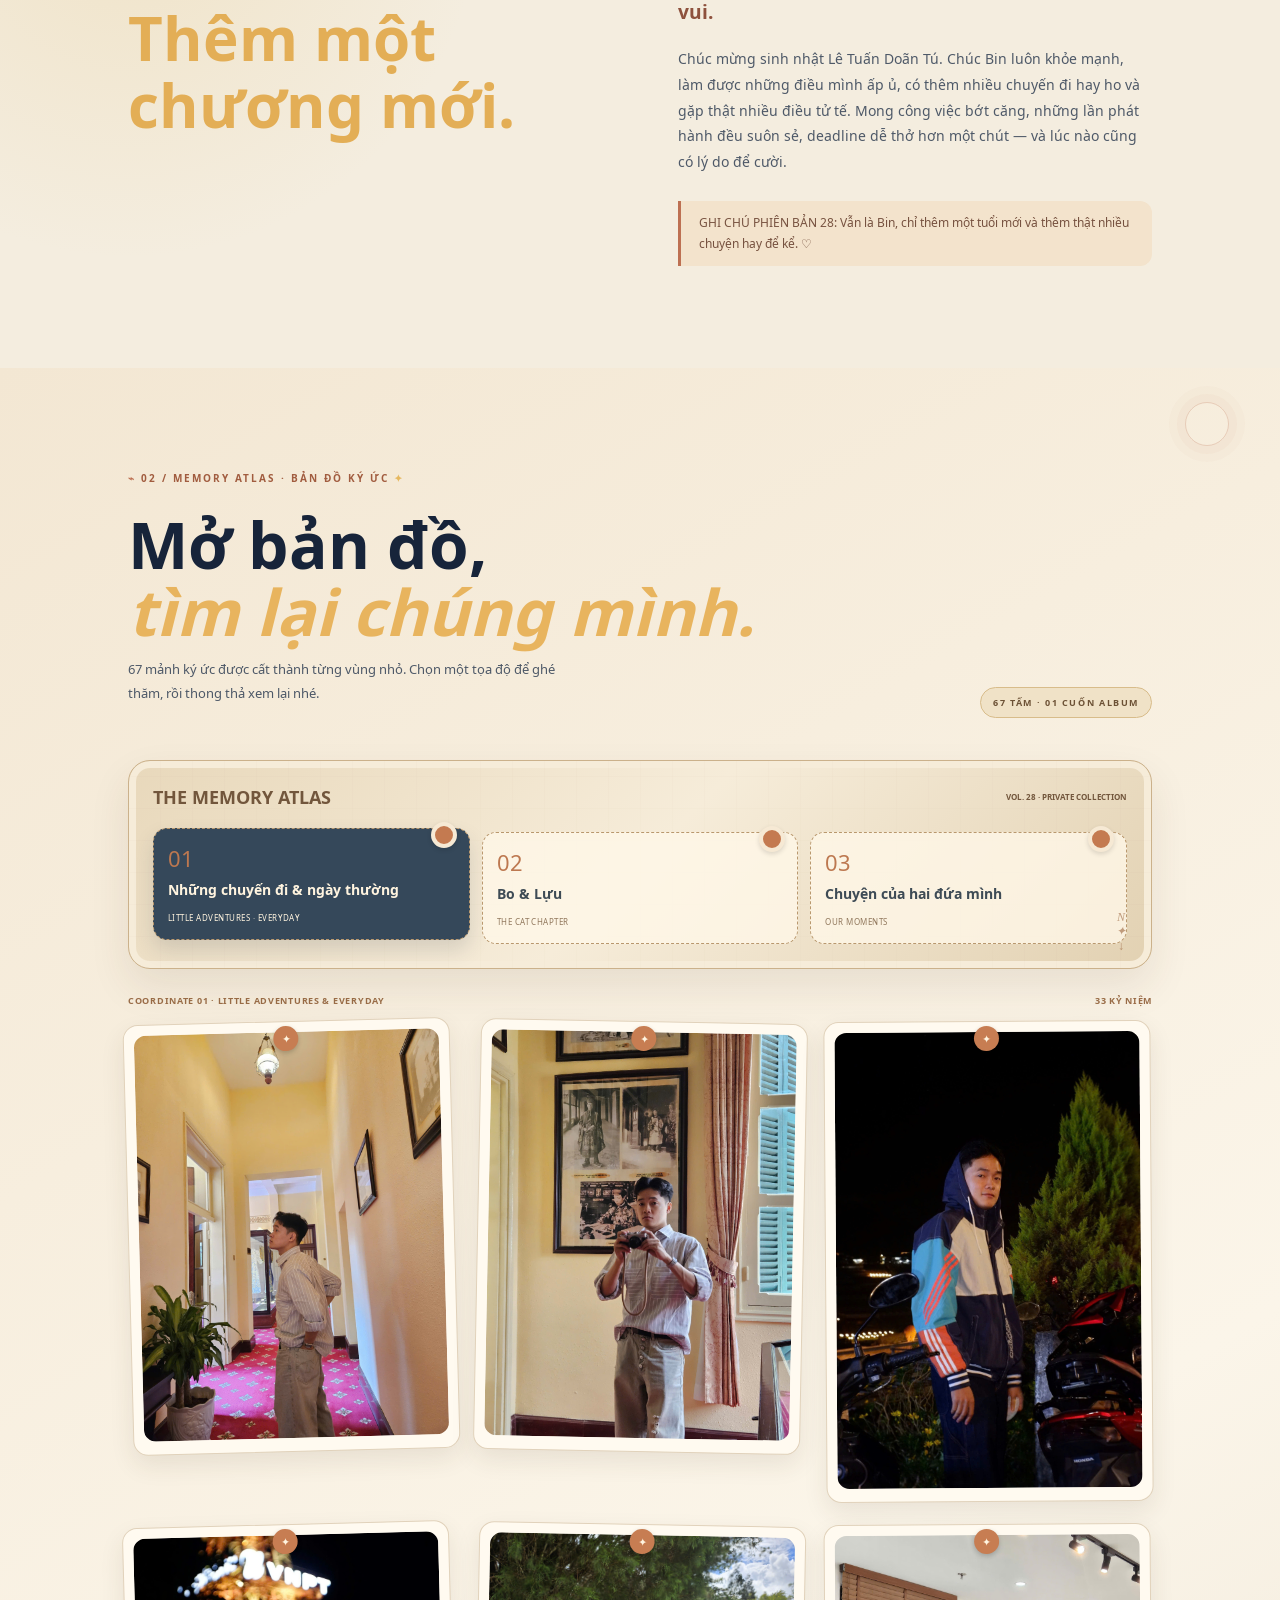
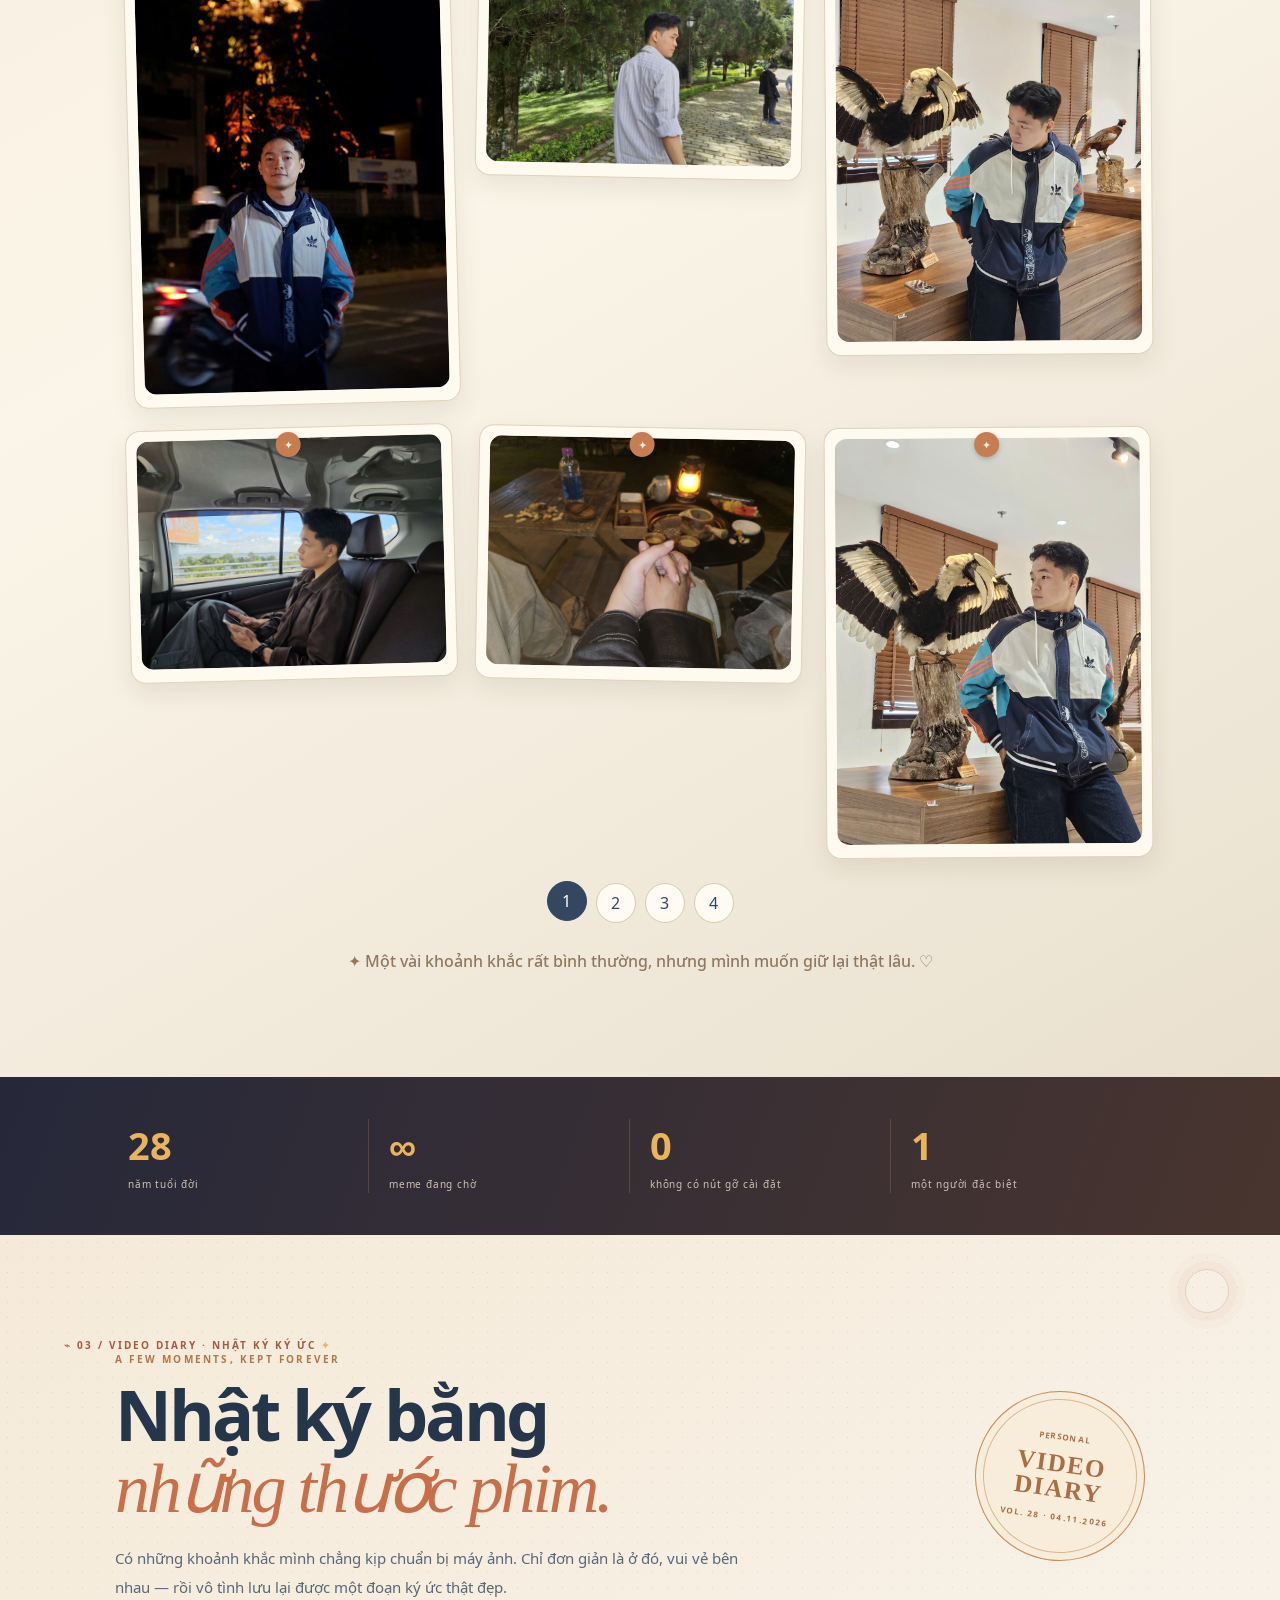
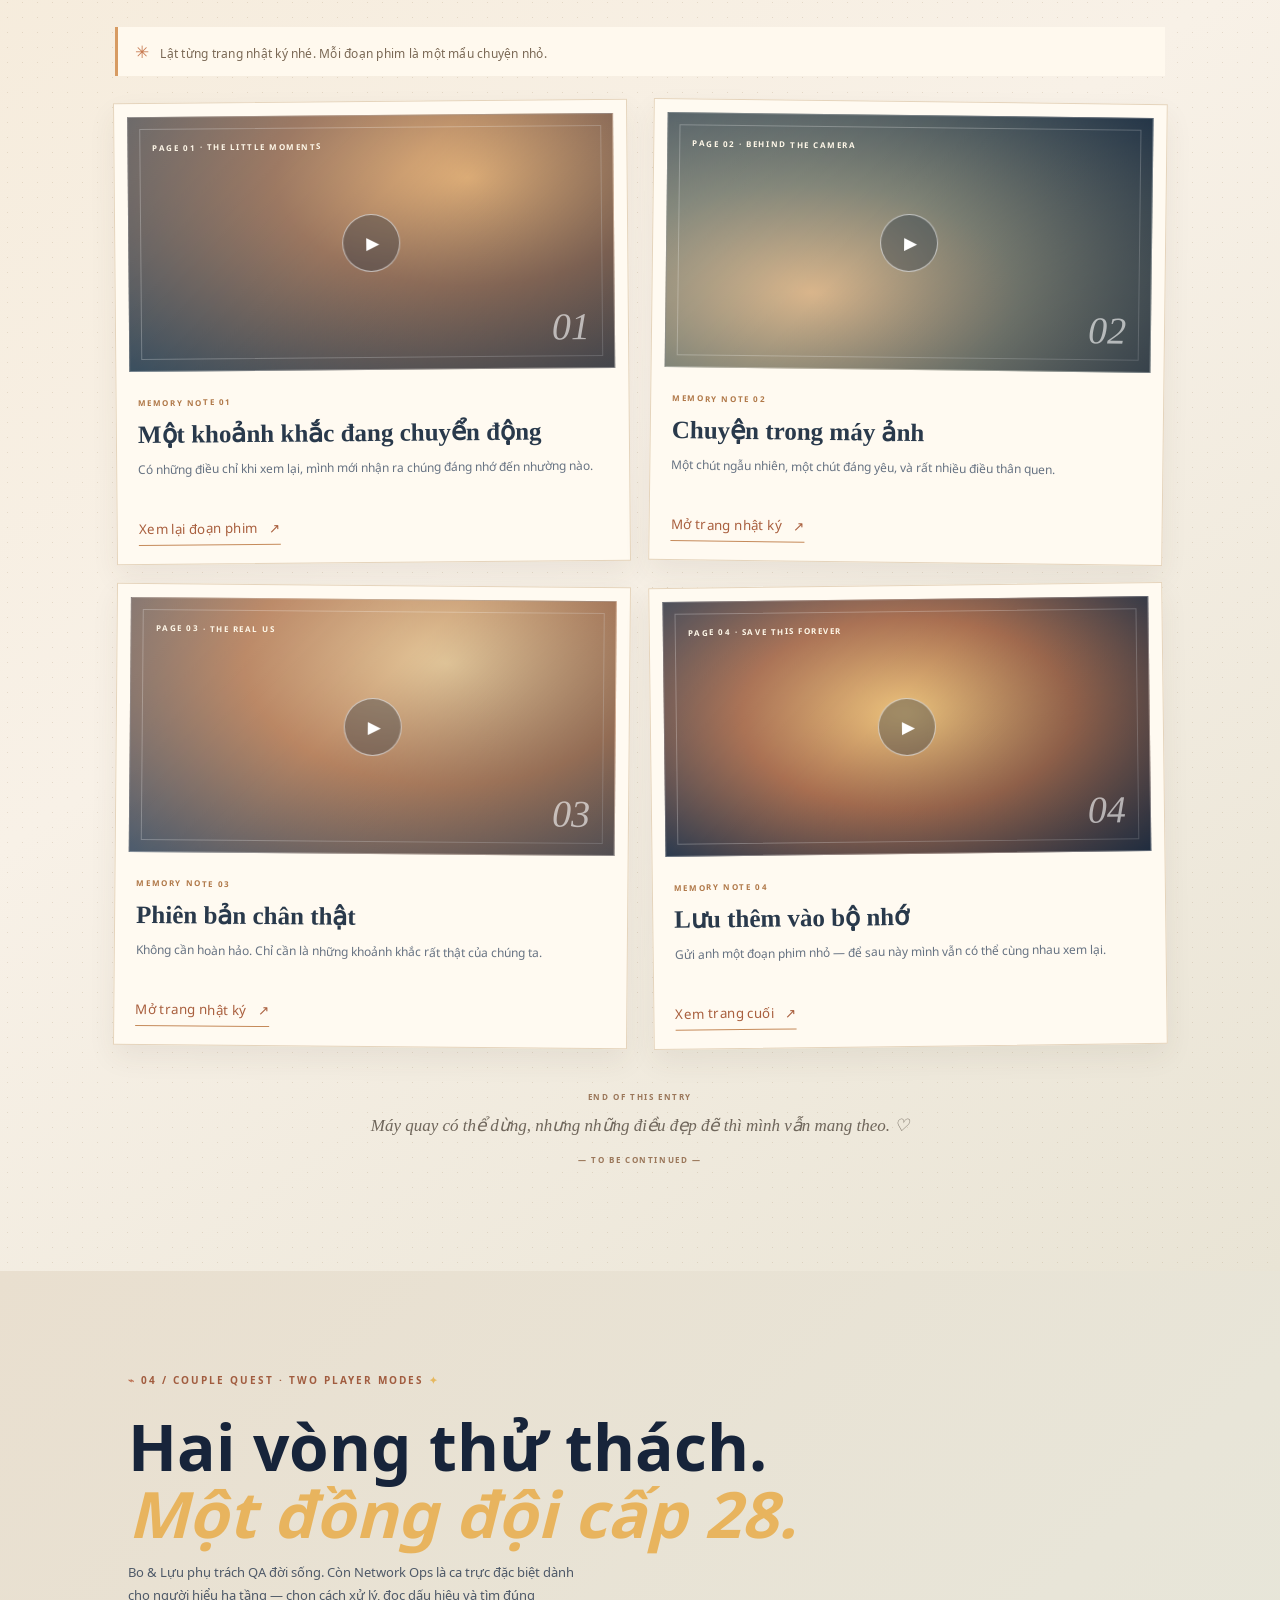
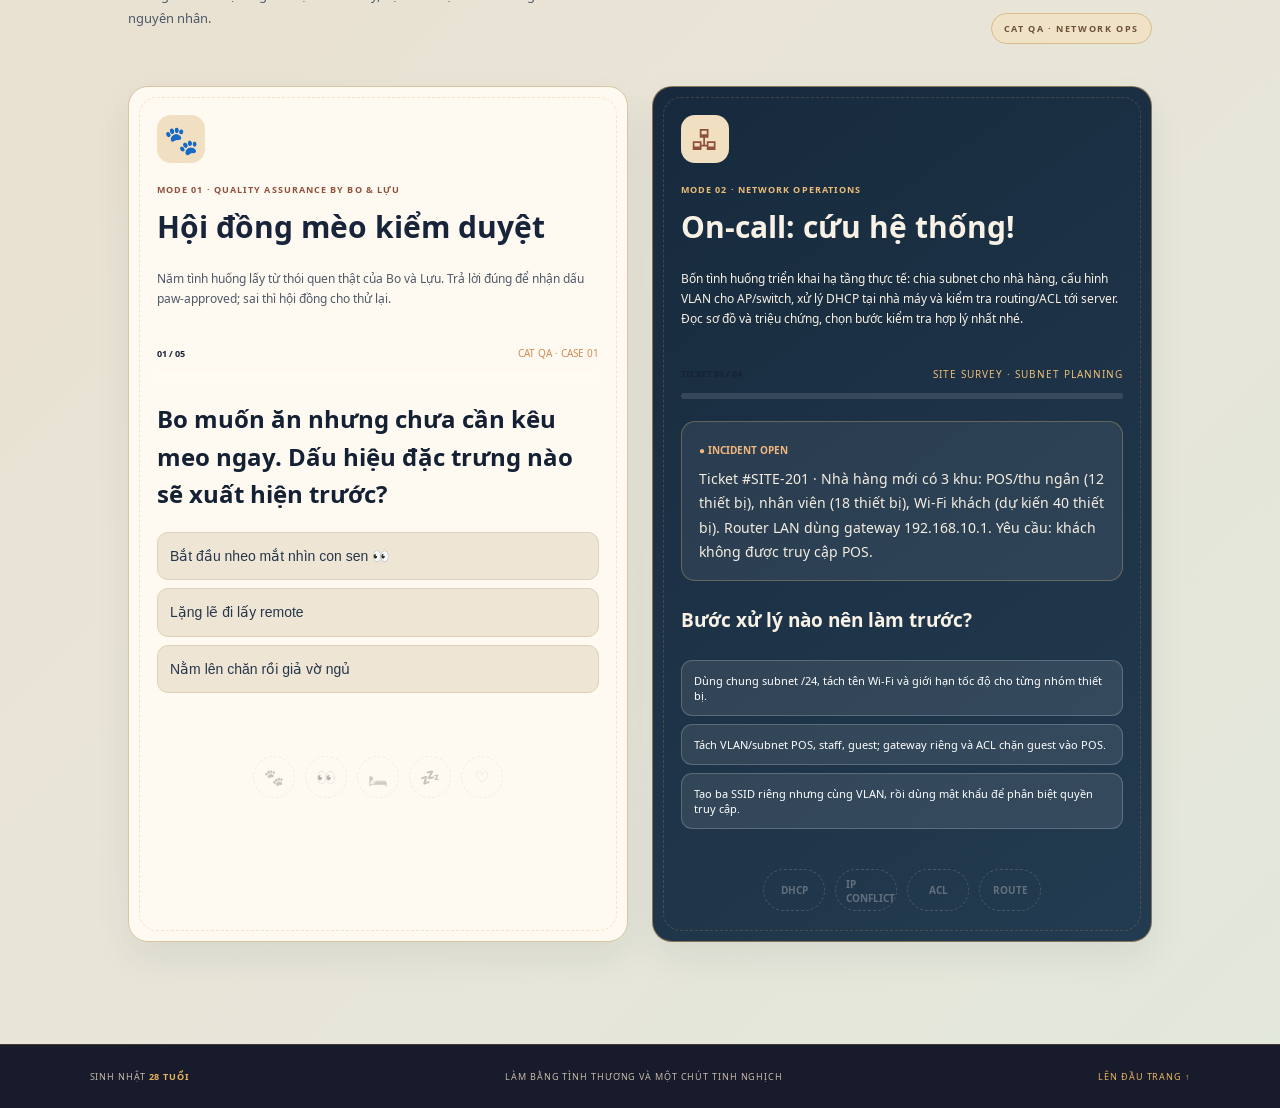
<file: cake.html>
<!doctype html>
<html lang="vi"><head><meta charset="utf-8"><meta name="viewport" content="width=device-width,initial-scale=1"><meta name="theme-color" content="#fff0e4"><title>Bánh sinh nhật tuổi 28</title><link rel="stylesheet" href="cake.css"></head>
<body class="birthday-gate-locked">
<div class="birthday-gate" id="birthdayGate" role="dialog" aria-modal="true" aria-labelledby="birthdayGateTitle" aria-describedby="birthdayGateDescription">
  <div class="birthday-gate-card">
    <div class="gate-sparkle" aria-hidden="true">✦　♡　✦</div>
    <span class="gate-kicker">A PRIVATE LITTLE UNIVERSE · 04.11.2026</span>
    <h1 id="birthdayGateTitle">Chỉ dành riêng<br><em>cho anh thôi.</em></h1>
    <p class="gate-copy" id="birthdayGateDescription">Có một cánh cửa nhỏ đang chờ được mở. Nhập mật mã của chúng mình để bắt đầu chuyến phiêu lưu tuổi 28 nhé.</p>
    <div class="gate-heart" aria-hidden="true">♡</div>
    <form class="birthday-gate-form" id="birthdayGateForm">
      <input id="birthdayGatePassword" type="password" placeholder="Mật mã bí mật…" autocomplete="off" autocapitalize="none" spellcheck="false" aria-label="Mật mã bí mật" required>
      <button id="birthdayGateSubmit" type="submit">MỞ CÁNH CỬA ♡</button>
    </form>
    <p class="gate-message" id="birthdayGateMessage" aria-live="polite"></p>
    <p class="gate-footnote">MADE WITH LOVE · FOR ONE VERY SPECIAL PERSON</p>
  </div>
</div>
<canvas id="fireworksCanvas" aria-hidden="true"></canvas><div class="sparkles"></div><div class="cake-cats" aria-hidden="true">🐈 🎈 🐾</div>
<header><a href="index.html">← QUAY LẠI CHUYẾN ĐI</a><span>04.11.2026 · SINH NHẬT TUỔI 28</span></header>
<main><p class="eyebrow">KHOẢNH KHẮC NGỌT NGÀO NHẤT</p><h1>Ước một điều<br><em>rồi thổi nến nhé!</em></h1><p class="intro">Hôm nay anh là nhân vật chính. Cứ ước một điều thật vui rồi thổi nến nhé! 🐾</p>
<div class="cake-stage" id="cakeStage"><div class="wish-tag">28<br><small>ĐIỀU ƯỚC</small></div><div class="candles"><div class="candle c1"><i class="flame"></i></div><div class="candle c2"><i class="flame"></i></div><div class="candle c3"><i class="flame"></i></div></div>
<div class="cake"><div class="top-cream"></div><div class="drips"><i></i><i></i><i></i><i></i><i></i></div><div class="berries">🍓　🍒　🍓</div><div class="cake-side"><span>♡</span><b>HAPPY 28</b><span>♡</span></div><div class="cake-layer"></div></div><div class="plate"></div></div>
<div class="controls"><button id="blow">Thổi nến đi anh! 💨</button><button id="relight" class="ghost" hidden>Thắp nến lại</button></div><p id="wish" aria-live="polite">Nhắm mắt, nghĩ một điều ước rồi thổi nến nha. ✨</p>
<audio id="cakeSoundtrack" src="assets/music/happy-birthday-cake.mp3" preload="auto" loop autoplay></audio>
<div class="cake-music-note" id="cakeMusicNote" aria-live="polite">♫ Nhạc sinh nhật đang phát nền</div>
<button id="cakeMusic" class="cake-music" type="button" hidden>♫ Chạm để bật nhạc</button>
<div class="birthday-note"><span>LỜI CHÚC TUỔI 28</span><p>Chúc anh luôn khỏe mạnh, vui vẻ, làm được những điều mình thích và gặp thật nhiều người tử tế. Mong tuổi mới có nhiều chuyến đi hay, nhiều cơ hội tốt và những ngày bình thường cũng đủ vui để nhớ. ♡</p></div>
<a class="back" id="letterLink" href="index.html#final" hidden>Ước xong rồi? Quay lại đọc lời nhắn nhé →</a></main>

<div class="surprise-overlay" id="catSurprise" aria-hidden="true">
 <div class="surprise-card" role="dialog" aria-modal="true" aria-labelledby="surpriseTitle">
  <button class="surprise-close" id="closeSurprise" aria-label="Đóng">×</button>
  <p class="surprise-kicker">THÔNG BÁO KHẨN TỪ HỘI ĐỒNG MÈO</p>
  <h2 id="surpriseTitle">BẤT NGỜ CHƯA? 🐾</h2>
  <div class="surprise-video-wrap"><video id="birthdayCatVideo" playsinline preload="metadata"><source src="assets/videos/birthday-cat-surprise.mp4" type="video/mp4"></video></div>
  <p class="surprise-caption">Hai vị giám khảo đã xuất hiện để xác nhận: hôm nay anh được quyền ăn bánh, nhận quà và làm nũng không giới hạn.</p>
  <button class="surprise-replay" id="replaySurprise">Xem lại màn xuất hiện 😼</button>
 </div>
</div>

<div class="cake-clap-cat" id="cakeClapCat" aria-label="Mèo đang vỗ tay chúc mừng">
  <span class="clap-cat-face">🐱</span><span class="clap-paws">👏</span>
  <span class="clap-caption">Yeahhh! 🎉</span>
</div>
<script src="gate.js"></script>
<script>

function launchCakeFireworks(){
 const canvas=document.getElementById('fireworksCanvas');if(!canvas||window.matchMedia('(prefers-reduced-motion: reduce)').matches)return;
 const ctx=canvas.getContext('2d');let w=innerWidth,h=innerHeight,parts=[],raf=0;
 const palette=['#f5bd62','#ff8066','#f7e6a0','#9ed8c1','#d9b7ff','#fff'];
 function size(){const d=Math.min(devicePixelRatio||1,2);w=innerWidth;h=innerHeight;canvas.width=w*d;canvas.height=h*d;ctx.setTransform(d,0,0,d,0,0)}size();addEventListener('resize',size);
 function burst(x,y){const color=palette[Math.floor(Math.random()*palette.length)];for(let i=0;i<64;i++){const a=i*Math.PI*2/64,s=1+Math.random()*3.8;parts.push({x,y,vx:Math.cos(a)*s,vy:Math.sin(a)*s,life:55+Math.random()*20,color,r:1+Math.random()*2})}}
 [[.22,.28],[.5,.18],[.78,.3],[.35,.42],[.68,.45]].forEach(([x,y],i)=>setTimeout(()=>burst(w*x,h*y),i*230));
 function draw(){ctx.clearRect(0,0,w,h);parts=parts.filter(p=>p.life>0);for(const p of parts){p.x+=p.vx;p.y+=p.vy;p.vy+=.035;p.vx*=.985;p.life--;ctx.globalAlpha=p.life/75;ctx.fillStyle=p.color;ctx.beginPath();ctx.arc(p.x,p.y,p.r,0,Math.PI*2);ctx.fill()}ctx.globalAlpha=1;if(parts.length)raf=requestAnimationFrame(draw)}
 if(!raf)raf=requestAnimationFrame(draw);
}

// Âm thanh hiệu ứng nhỏ: tiếng leng keng, tiếng gió và tiếng "pop" vui tai.
let sfxContext;
function playCakeSfx(kind){
 try{
  const AudioCtx=window.AudioContext||window.webkitAudioContext;
  if(!AudioCtx)return;
  sfxContext=sfxContext||new AudioCtx();
  if(sfxContext.state==='suspended')sfxContext.resume();
  const ctx=sfxContext,now=ctx.currentTime;
  const gain=ctx.createGain();gain.connect(ctx.destination);
  if(kind==='chime'){
   gain.gain.setValueAtTime(.0001,now);gain.gain.exponentialRampToValueAtTime(.16,now+.025);gain.gain.exponentialRampToValueAtTime(.0001,now+1.25);
   [880,1174.66,1567.98].forEach((freq,k)=>{const o=ctx.createOscillator(),g=ctx.createGain();o.type='sine';o.frequency.value=freq;g.gain.value=.42/(k+1);o.connect(g);g.connect(gain);o.start(now+k*.09);o.stop(now+1.25)});
  }else if(kind==='whoosh'){
   const length=Math.floor(ctx.sampleRate*.65),buffer=ctx.createBuffer(1,length,ctx.sampleRate),data=buffer.getChannelData(0);
   for(let n=0;n<length;n++)data[n]=(Math.random()*2-1)*(1-n/length);
   const noise=ctx.createBufferSource(),filter=ctx.createBiquadFilter();filter.type='lowpass';filter.frequency.setValueAtTime(1800,now);filter.frequency.exponentialRampToValueAtTime(240,now+.6);
   noise.buffer=buffer;noise.connect(filter);filter.connect(gain);gain.gain.setValueAtTime(.0001,now);gain.gain.exponentialRampToValueAtTime(.22,now+.08);gain.gain.exponentialRampToValueAtTime(.0001,now+.65);noise.start(now);noise.stop(now+.66);
  }else{
   gain.gain.setValueAtTime(.0001,now);gain.gain.exponentialRampToValueAtTime(.22,now+.012);gain.gain.exponentialRampToValueAtTime(.0001,now+.24);
   const o=ctx.createOscillator();o.type='triangle';o.frequency.setValueAtTime(660,now);o.frequency.exponentialRampToValueAtTime(220,now+.22);o.connect(gain);o.start(now);o.stop(now+.24);
  }
 }catch(e){}
}
if(sessionStorage.getItem('birthdayPuzzleCompleted')!=='yes'){window.location.replace('index.html#games');}
const stage=document.getElementById('cakeStage'),blow=document.getElementById('blow'),relight=document.getElementById('relight'),wish=document.getElementById('wish'),musicHint=null;
blow.addEventListener('click',()=>{cakeSoundtrack.pause();cakeMusicNote.textContent='♫ Tạm lắng một chút — hãy tận hưởng khoảnh khắc này';playCakeSfx('whoosh');setTimeout(()=>playCakeSfx('chime'),420);launchCakeFireworks();stage.classList.add('blown');blow.hidden=true;relight.hidden=false;wish.textContent='Điều ước đã được gửi đi! ✨ Chúc anh tuổi mới toàn điều may mắn.';sessionStorage.setItem('birthdayCakeBlown','yes');document.getElementById('letterLink').hidden=false;
setTimeout(()=>{const overlay=document.getElementById('catSurprise'),video=document.getElementById('birthdayCatVideo');overlay.classList.add('show');overlay.setAttribute('aria-hidden','false');playCakeSfx('pop');video.currentTime=0;video.play().catch(()=>{});},650);for(let i=0;i<55;i++){const p=document.createElement('b');p.className='confetti';p.textContent=['✦','♡','✧','🐾','🎉'][i%5];p.style.left=Math.random()*100+'%';p.style.animationDelay=Math.random()*.8+'s';stage.appendChild(p);setTimeout(()=>p.remove(),3200)}});
const cakeMusic=document.getElementById('cakeMusic'),cakeSoundtrack=document.getElementById('cakeSoundtrack'),cakeMusicNote=document.getElementById('cakeMusicNote');
async function startCakeMusic(){
 try{
  await cakeSoundtrack.play();
  cakeMusic.hidden=true;
  cakeMusicNote.textContent='♫ Nhạc sinh nhật đang phát nền';
 }catch(e){
  cakeMusic.textContent='♫ Chạm để bật nhạc';
  cakeMusic.hidden=false;
  cakeMusicNote.textContent='Trình duyệt đang chặn tự phát — chạm một lần để bật nhạc nha.';
 }
}
async function resumeCakeMusicAfterSurprise(){
 await startCakeMusic();
}
startCakeMusic();
// Khi rời màn bánh kem, dừng nhạc riêng để không chồng với soundtrack trang chính.
window.addEventListener('pagehide',()=>{if(cakeSoundtrack){cakeSoundtrack.pause();cakeSoundtrack.currentTime=0;}});

// Nút nhạc chỉ là phương án dự phòng khi trình duyệt chặn autoplay; không còn nút tạm dừng.
cakeMusic.addEventListener('click',async()=>{await startCakeMusic();});

const surprise=document.getElementById('catSurprise'),catVideo=document.getElementById('birthdayCatVideo');
document.getElementById('closeSurprise').addEventListener('click',()=>{
 surprise.classList.remove('show');surprise.setAttribute('aria-hidden','true');catVideo.pause();
 resumeCakeMusicAfterSurprise();
 // Sau màn mèo bất ngờ, chuyển thẳng sang slide chào tạm biệt cuối cùng.
 setTimeout(showGoodbye,420);
});
document.getElementById('replaySurprise').addEventListener('click',()=>{playCakeSfx('pop');catVideo.currentTime=0;catVideo.play().catch(()=>{});});
relight.addEventListener('click',()=>{surprise.classList.remove('show');surprise.setAttribute('aria-hidden','true');catVideo.pause();resumeCakeMusicAfterSurprise();stage.classList.remove('blown');blow.hidden=false;relight.hidden=true;wish.textContent='Nến sáng lại rồi. Còn muốn ước thêm điều gì không? 🥹'});


// Mèo cổ vũ nhún nhảy theo trạng thái phát nhạc.
const clapCat=document.getElementById('cakeClapCat');
function syncClapCat(){clapCat.classList.toggle('is-dancing',!cakeSoundtrack.paused);}
cakeSoundtrack.addEventListener('play',syncClapCat);
cakeSoundtrack.addEventListener('pause',syncClapCat);
cakeSoundtrack.addEventListener('ended',syncClapCat);
syncClapCat();

// Màn chào tạm biệt cuối cùng với mèo mập đi ngang.
const goodbyeOverlay=document.getElementById('goodbyeOverlay');
const goodbyeOpen=document.getElementById('goodbyeOpen');
function showGoodbye(){
 goodbyeOverlay.classList.add('show');
 goodbyeOverlay.setAttribute('aria-hidden','false');
 const cat=document.querySelector('.walking-cat');
 cat.classList.remove('walk-across');
 void cat.offsetWidth;
 cat.classList.add('walk-across');
 playCakeSfx('chime');
}
goodbyeOpen.addEventListener('click',showGoodbye);
document.getElementById('goodbyeClose').addEventListener('click',()=>{
 goodbyeOverlay.classList.remove('show');
 goodbyeOverlay.setAttribute('aria-hidden','true');
});
document.getElementById('goodbyeReplay').addEventListener('click',showGoodbye);
</script></body></html>
</file>
<file: style.css>
@font-face{font-family:'Noto Sans VN';src:url('assets/fonts/NotoSans-Regular.ttf') format('truetype');font-style:normal;font-weight:400;font-display:swap}
@font-face{font-family:'Noto Sans VN';src:url('assets/fonts/NotoSans-Medium.ttf') format('truetype');font-style:normal;font-weight:500;font-display:swap}
@font-face{font-family:'Noto Sans VN';src:url('assets/fonts/NotoSans-Bold.ttf') format('truetype');font-style:normal;font-weight:700;font-display:swap}
:root{--font-vn:'Noto Sans VN','Arial',sans-serif}
html,body,button,input,textarea,select{font-family:var(--font-vn)}
*,*::before,*::after{font-family:inherit}
h1,h2,h3,h4,.brand,.primary,.secondary,.stats strong,.secret-letter h3{font-family:var(--font-vn)}
*{box-sizing:border-box}html{scroll-behavior:smooth}body{margin:0;background:#f6f2e9;color:#172235;font-family:var(--font-vn),sans-serif;overflow-x:hidden}.grain{position:fixed;inset:0;pointer-events:none;z-index:20;opacity:.07;background-image:url("data:image/svg+xml,%3Csvg viewBox='0 0 180 180' xmlns='http://www.w3.org/2000/svg'%3E%3Cfilter id='n'%3E%3CfeTurbulence type='fractalNoise' baseFrequency='.9' numOctaves='3' stitchTiles='stitch'/%3E%3C/filter%3E%3Crect width='100%25' height='100%25' filter='url(%23n)' opacity='.25'/%3E%3C/svg%3E")}.topbar{height:76px;display:flex;align-items:center;justify-content:space-between;padding:0 6vw;background:#101827;color:#fff;position:sticky;top:0;z-index:15;border-bottom:1px solid #ffffff18}.brand{font-weight:800;letter-spacing:.04em;color:#fff;text-decoration:none;font-size:20px}.brand span{color:#e5bb71}.topbar nav{display:flex;gap:30px}.topbar nav a{color:#c7ccd4;text-decoration:none;font-size:12px}.topbar nav a:hover{color:#e5bb71}.music{background:transparent;border:1px solid #ffffff44;border-radius:30px;padding:10px 15px;color:#fff;font:inherit;font-size:11px;cursor:pointer}.hero{min-height:680px;background:#101827;color:#fff;padding:90px 9vw 70px;display:grid;grid-template-columns:1.1fr .9fr;align-items:center;position:relative;overflow:hidden}.hero:after{content:"";position:absolute;width:620px;height:620px;border:1px solid #e5bb7120;border-radius:50%;right:-130px;top:-190px;box-shadow:0 0 0 50px #e5bb7108,0 0 0 110px #e5bb7105}.eyebrow,.section-kicker,.tiny-label,.count,.game-type{font-size:10px;letter-spacing:.18em;font-weight:700}.eyebrow{color:#e5bb71}.eyebrow i,.pulse{display:inline-block;width:7px;height:7px;background:#8bd6a5;border-radius:50%;margin-right:8px;box-shadow:0 0 12px #8bd6a5}.tiny-label{color:#7e8a9b;margin-top:42px}.hero h1{font:600 clamp(56px,7vw,100px)/.98 Arial,sans-serif;letter-spacing:-.05em;margin:18px 0 24px}.hero h1 em,h2 em{color:#e5bb71;font-weight:600}.hero-desc{max-width:520px;color:#c2c9d3;line-height:1.8;font-size:15px}.hero-desc b{color:#fff}.hero-actions{display:flex;align-items:center;gap:24px;margin-top:32px}.primary,.secondary{padding:14px 19px;border-radius:3px;text-decoration:none;font-size:12px;font-weight:700}.primary{background:#e5bb71;color:#172235}.primary span{margin-left:20px}.secondary{color:#fff;border:1px solid #ffffff55}.status{margin-top:60px;color:#8490a0;font-size:9px;letter-spacing:.1em}.status b{color:#8bd6a5}.sep{margin:0 12px;color:#536071}.hero-visual{height:490px;display:flex;justify-content:center;align-items:center;position:relative;z-index:1}.portrait-frame{width:min(330px,75%);height:440px;padding:9px;border:1px solid #e5bb71aa;transform:rotate(2deg);background:#ffffff0a;box-shadow:0 28px 80px #0008;animation:float 5s ease-in-out infinite}.portrait-frame img{width:100%;height:100%;object-fit:cover;object-position:center 35%;filter:saturate(.92)}.orbit{position:absolute;border:1px solid #e5bb7133;border-radius:50%;width:420px;height:420px}.orbit-b{width:510px;height:510px;border-style:dashed;animation:spin 55s linear infinite}.photo-sticker{position:absolute;right:0;top:45px;background:#e5bb71;color:#172235;padding:14px 18px;font-size:12px;font-weight:800;line-height:1.15;transform:rotate(8deg);box-shadow:4px 5px 0 #0005}.photo-sticker b{font-size:22px}.age-chip{position:absolute;bottom:45px;left:0;background:#f6f2e9;color:#172235;padding:12px 16px;font-size:12px;font-weight:800;box-shadow:4px 5px 0 #0005}.age-chip span{display:block;font-size:9px;font-weight:500;color:#737b87}.scroll-note{position:absolute;bottom:22px;left:9vw;color:#778395;font-size:9px;letter-spacing:.2em}.ticker{overflow:hidden;background:#e5bb71;padding:13px 0;color:#172235;font-size:10px;font-weight:800;letter-spacing:.16em;white-space:nowrap}.ticker div{animation:marquee 25s linear infinite}.ticker b{margin:0 28px}.section{padding:105px 10vw}.section-kicker{color:#9b7b42}.intro-grid{display:grid;grid-template-columns:1fr 1fr;gap:8vw;margin-top:30px}.intro h2,.section h2{font:600 clamp(42px,5vw,68px)/1.05 Arial,sans-serif;letter-spacing:-.04em;margin:0}.intro p{color:#657080;line-height:1.9;font-size:14px}.intro p.lead{font-size:20px;color:#172235;line-height:1.5;margin-top:0}.note{border-left:2px solid #d6ae65;padding:12px 18px;margin-top:26px;font-size:11px;color:#8b6b34;background:#eee7d9}.stats{display:grid;grid-template-columns:repeat(4,1fr);background:#172235;color:#fff;padding:36px 10vw;gap:20px}.stats div{border-right:1px solid #ffffff20}.stats div:last-child{border:0}.stats strong{display:block;font:600 38px Arial;color:#e5bb71}.stats span{font-size:10px;color:#aeb7c4;letter-spacing:.08em}.section-head{display:flex;justify-content:space-between;align-items:end;gap:30px;margin:26px 0 42px}.section-head p{max-width:450px;color:#77808d;line-height:1.8;font-size:13px}.count{color:#a4a8ad;white-space:nowrap}.gallery-grid{columns:4 190px;column-gap:14px}.gallery-item{break-inside:avoid;margin:0 0 14px;position:relative;overflow:hidden;background:#e7e1d5;cursor:pointer}.gallery-item img{display:block;width:100%;height:auto;transition:transform .6s cubic-bezier(.2,.8,.2,1),filter .4s}.gallery-item:hover img{transform:scale(1.045);filter:brightness(.8)}.gallery-item figcaption{position:absolute;bottom:0;left:0;right:0;padding:34px 13px 13px;color:#fff;font-size:11px;background:linear-gradient(transparent,#101827c9);opacity:0;transform:translateY(8px);transition:.3s}.gallery-item:hover figcaption{opacity:1;transform:none}.video-grid{display:grid;grid-template-columns:1fr 1fr;gap:18px}.video-card{background:#172235;padding:10px;color:white}.video-card video{width:100%;display:block;aspect-ratio:16/9;object-fit:cover;background:#080d15}.video-card div{display:flex;justify-content:space-between;padding:13px 5px 5px;gap:10px}.video-card span{font-size:9px;color:#d9b36d;letter-spacing:.16em}.video-card b{font-size:11px;font-weight:600}.games{background:#eae4d8}.game-grid{display:grid;grid-template-columns:1fr 1fr;gap:16px}.game-card{background:#fffdf8;padding:28px;border:1px solid #e5dfd2;box-shadow:0 12px 30px #3a30200a}.game-card.wide-card{grid-column:1/-1}.game-icon{font-size:28px;color:#b58a43}.game-type{display:block;color:#aa8a52;margin-top:20px;font-size:9px}.game-card h3{font:600 26px Arial;margin:10px 0}.game-card>p{color:#7b8490;font-size:12px;line-height:1.7}.quiz-progress,.scoreline{font-size:9px;letter-spacing:.15em;color:#9a8b72;margin:25px 0 12px}.quiz-progress b{color:#172235}.game-card h4{font-size:14px}.answers{display:grid;gap:8px}.answers button,.mood-options button{padding:12px;text-align:left;background:#f3efe7;border:1px solid transparent;font:inherit;font-size:11px;cursor:pointer;color:#263244}.answers button:hover,.mood-options button:hover{border-color:#d3aa61;background:#fff8e9}.answers button:disabled{opacity:.55}.feedback{font-size:11px;color:#98753d;min-height:17px;line-height:1.6}.small-btn{border:0;background:#172235;color:white;padding:11px 16px;font:inherit;font-size:10px;cursor:pointer;margin-top:8px}.catch-area{background:#f4f0e8;padding:12px 18px;text-align:center;margin-top:20px;min-height:180px}.scoreline{display:flex;justify-content:space-between}.scoreline b{color:#172235}.heart{display:block;margin:10px auto;border:0;background:transparent;font-size:48px;color:#d78a86;cursor:pointer;transition:transform .12s}.heart:active{transform:scale(.7)}#catchMsg{font-size:10px;color:#858b94}.mood-options{display:grid;grid-template-columns:1fr 1fr;gap:8px;margin-top:20px}.mood-options button{display:flex;align-items:center;gap:10px}.mood-options button span{font-size:10px}.letter{background:#101827;color:white}.letter-shell{max-width:760px;margin:35px auto 0;border:1px solid #d8b36b66;padding:50px 8%;text-align:center;position:relative;background:linear-gradient(145deg,#182438,#101827)}.letter-top{display:flex;justify-content:space-between;color:#aeb6c3;font-size:9px;letter-spacing:.15em}.lock-icon{font-size:36px;color:#e5bb71;margin:50px 0 18px}.letter h2{font-size:clamp(40px,5vw,62px)}.letter-desc{font-size:12px;color:#9ca8b8;line-height:1.8}.unlock{display:flex;max-width:390px;margin:25px auto 0}.unlock input{flex:1;min-width:0;padding:13px;background:#0d1420;border:1px solid #ffffff30;color:white;font:inherit;font-size:11px}.unlock button{background:#e5bb71;color:#172235;border:0;padding:0 18px;font-weight:800;font-size:10px;cursor:pointer}.secret-letter{margin:38px auto 0;max-width:500px;text-align:left;border-top:1px solid #ffffff2b;padding-top:30px;animation:fadeUp .8s both}.secret-letter h3{font:600 27px Arial;color:#e5bb71}.secret-letter p{color:#c5ccd5;font-size:13px;line-height:1.9}.secret-letter .sign{text-align:right;margin-top:30px}.confetti{color:#e5bb71;text-align:center;letter-spacing:1em;margin-top:30px;animation:twinkle 2s infinite alternate}footer{background:#0b111c;color:#8c98a8;padding:25px 7vw;display:flex;justify-content:space-between;align-items:center;font-size:9px;letter-spacing:.1em}footer b{color:#e5bb71}footer a{color:#e5bb71;text-decoration:none}.lightbox{position:fixed;inset:0;background:#050912ed;z-index:30;display:flex;align-items:center;justify-content:center;flex-direction:column;padding:35px}.lightbox[hidden]{display:none}.lightbox img{max-width:min(88vw,900px);max-height:78vh;object-fit:contain}.lightbox p{color:#fff;font-size:12px}.lightbox button{position:absolute;right:35px;top:20px;background:none;border:0;color:white;font-size:40px;cursor:pointer}.floating span{position:fixed;z-index:1;color:#d2a957;opacity:.18;pointer-events:none;animation:drift 12s ease-in-out infinite}.floating span:nth-child(1){left:4%;top:25%;font-size:28px}.floating span:nth-child(2){right:6%;top:46%;font-size:34px;animation-delay:2s}.floating span:nth-child(3){left:12%;bottom:12%;font-size:20px;animation-delay:4s}.floating span:nth-child(4){right:18%;top:14%;font-size:17px;animation-delay:1s}.floating span:nth-child(5){left:52%;bottom:5%;font-size:24px;animation-delay:3s}@keyframes float{50%{transform:translateY(-12px) rotate(1deg)}}@keyframes spin{to{transform:rotate(360deg)}}@keyframes marquee{to{transform:translateX(-40%)}}@keyframes drift{50%{transform:translateY(-24px) rotate(20deg)}}@keyframes fadeUp{from{opacity:0;transform:translateY(15px)}to{opacity:1;transform:none}}@keyframes twinkle{to{opacity:.45;transform:scale(1.06)}}@media(max-width:800px){.topbar{padding:0 5vw}.topbar nav{display:none}.hero{grid-template-columns:1fr;padding:65px 7vw 55px}.hero-visual{height:420px;margin-top:35px}.portrait-frame{height:370px;width:270px}.orbit{width:350px;height:350px}.orbit-b{width:410px;height:410px}.photo-sticker{right:4%;top:35px}.age-chip{left:4%;bottom:30px}.scroll-note{left:7vw}.section{padding:75px 7vw}.intro-grid{grid-template-columns:1fr;gap:15px}.stats{grid-template-columns:1fr 1fr;gap:25px}.stats div:nth-child(2){border:0}.section-head{display:block}.count{display:block;margin-top:20px}.gallery-grid{columns:2 130px}.video-grid,.game-grid{grid-template-columns:1fr}.game-card.wide-card{grid-column:auto}.mood-options{grid-template-columns:1fr}.letter-shell{padding:35px 6%}footer{gap:15px;flex-wrap:wrap}}@media(prefers-reduced-motion:reduce){*,*:before,*:after{animation:none!important;scroll-behavior:auto!important;transition:none!important}}
.timeline{background:#f0eadf;padding-top:80px;padding-bottom:85px}.timeline-grid{display:grid;grid-template-columns:repeat(3,1fr);gap:14px}.timeline-item{background:#fffdf8;border:1px solid #e5dfd2;padding:24px;min-height:190px;display:flex;flex-direction:column;justify-content:space-between}.timeline-year{font-size:10px;letter-spacing:.17em;color:#ae8746;font-weight:800}.timeline-item b{display:block;font:600 21px Arial;margin-top:18px}.timeline-item p{font-size:12px;line-height:1.8;color:#78818c}.timeline-item.cat-first{padding:0;overflow:hidden}.timeline-item.cat-first img{width:100%;height:150px;object-fit:cover;object-position:center 45%}.timeline-item.cat-first div{padding:18px 22px 8px}.timeline-item.cat-first b{margin-top:10px}
@media(max-width:800px){.timeline-grid{grid-template-columns:1fr}.timeline-item{min-height:150px}}

.answers button{border-radius:5px;transition:transform .18s,background .18s,border-color .18s}.answers button:hover{transform:translateX(4px)}.answers button:disabled{cursor:default}.game-card{border-radius:10px;transition:transform .25s,box-shadow .25s}.game-card:hover{transform:translateY(-4px);box-shadow:0 18px 36px #3a302018}.game-icon{display:inline-flex;align-items:center;justify-content:center;width:48px;height:48px;border-radius:14px;background:#f3ead8}.heart{font-size:42px;min-width:72px;min-height:60px}.video-card video{background:#080d15;object-fit:contain}

/* Bản cập nhật: một font thống nhất, bố cục QA và hồ sơ hai boss */
[hidden]{display:none!important}
.qa-gate,.cat-reward{margin:30px auto 0;max-width:760px;padding:34px;text-align:center;background:#172235;color:#fff;border:1px solid #d7b36d}
.qa-gate>span{color:#e5bb71;font-size:10px;letter-spacing:.18em;font-weight:700}
.qa-gate h3,.cat-reward h3{font-size:28px;margin:12px 0;color:#e5bb71}
.qa-gate p,.cat-reward p{color:#c4ccd6;font-size:13px;line-height:1.8}
.qa-gate .primary,.cat-reward .primary{display:inline-block;margin-top:12px}
.cats-section{background:#f6f2e9}
.cat-profiles{display:grid;gap:22px}
.cat-profile{display:grid;grid-template-columns:.85fr 1.15fr;gap:28px;align-items:center;background:#fffdf8;padding:26px;border:1px solid #e8e0d2}
.cat-copy h3{font-size:38px;margin:10px 0;color:#172235}
.cat-copy p{font-size:13px;line-height:1.8;color:#697485}
.cat-copy .cat-quip{color:#9b7b42;font-weight:700}
.bo-collage{display:grid;grid-template-columns:1fr 1fr;gap:9px}
.bo-collage img{width:100%;height:190px;object-fit:cover}
.bo-collage img:first-child{grid-row:span 2;height:389px}
.luu-collage{display:grid;grid-template-columns:1fr 1fr;gap:9px}
.luu-collage img{width:100%;height:190px;object-fit:cover}
.puzzle-card{display:grid;grid-template-columns:1fr 280px;gap:30px;align-items:center;margin-top:28px;padding:30px;background:#fffdf8;border:1px solid #e8e0d2}
.puzzle-copy h3{font-size:27px;margin:12px 0}
.puzzle-copy p{color:#6e7886;font-size:13px;line-height:1.8}
.bo-puzzle{display:grid;grid-template-columns:repeat(3,1fr);gap:3px;width:100%;aspect-ratio:1;background:#e5bb71;padding:4px}
.puzzle-tile{border:0;padding:0;min-width:0;aspect-ratio:1;background-image:url('assets/photos/memory-24.jpg');background-size:300% 300%;background-repeat:no-repeat;cursor:pointer;box-shadow:none;position:relative}
.puzzle-tile.selected{outline:4px solid #e5bb71;outline-offset:-4px;filter:brightness(1.2)}
.golden-cake{font-size:74px;margin:10px auto;position:relative;display:inline-block;filter:drop-shadow(0 8px 12px #e5bb7166)}
.golden-cake span{position:absolute;left:50%;top:53%;transform:translate(-50%,-50%);font-size:13px;font-weight:800;color:#172235}
.password-hint{font-size:11px;color:#aeb8c7;margin:12px 0}
.cake-cta{display:inline-block;margin:18px auto 0;padding:12px 18px;border:1px solid #e5bb71;color:#e5bb71;text-decoration:none;font-size:12px;font-weight:700}
.hero-actions{flex-wrap:wrap}
@media(max-width:800px){.cat-profile,.puzzle-card{grid-template-columns:1fr}.bo-collage img:first-child{height:300px}.bo-collage img,.luu-collage img{height:145px}.puzzle-card{padding:20px}.bo-puzzle{max-width:280px;margin:auto}.hero-actions{gap:10px}}

/* Bản phối màu tươi sáng + một hệ chữ thống nhất */
:root{--ink:#26334a;--cream:#fff8ef;--peach:#ffb8a5;--gold:#ffc95c;--mint:#bcebdc;--sky:#b9e2f5;--coral:#ff8f83}
body{background:#fff8ef;color:#26334a}
.topbar{background:#344b68;color:#fff;border-color:#ffffff30}
.brand span,.topbar nav a:hover{color:#ffd16e}
.hero{background:linear-gradient(130deg,#385878 0%,#526e89 55%,#7c91a5 100%)}
.hero:after{border-color:#ffe0a455;box-shadow:0 0 0 50px #ffe0a411,0 0 0 110px #ffe0a408}
.portrait-frame{border:5px solid #ffe1b5;background:#fff8ef;box-shadow:0 24px 65px #1d304455}
.photo-sticker,.primary,.unlock button{background:#ffd16e;color:#34445c}
.age-chip{background:#c9f0df;color:#34445c}
.ticker{background:#ffd16e;color:#34445c}
.section-kicker,.game-type{color:#bd7b47}
.intro h2,.section h2,.game-card h3,.timeline-item b,.cat-profile h3{color:#30435d}
.intro p{color:#687d8d}
.note{background:#fff0dc;border-color:#ffad83;color:#8b624b}
.stats{background:#d9f2e7;color:#30435d}
.stats strong{color:#e58d72}.stats span{color:#5e7585}
.timeline{background:#fff1e5}
.timeline-grid{display:grid;grid-template-columns:repeat(2,minmax(0,1fr));gap:18px}
.timeline-item{background:#fffdf9;border:1px solid #f0d8c5;padding:0;overflow:hidden;min-height:0;box-shadow:0 12px 28px #9b765014}
.timeline-item>img{width:100%;height:245px;object-fit:cover;object-position:center 40%}
.timeline-item>div{padding:22px 25px}
.timeline-item b{font:700 22px Arial,sans-serif;margin-top:12px}
.timeline-item p{color:#71808e}
.timeline-year{color:#d28a58;font-size:10px;font-weight:800;letter-spacing:.15em}
.gallery{background:#fffaf3}
.gallery-item{border-radius:14px;background:#f3e7d9}
.gallery-item img{border-radius:14px}
.gallery-item figcaption{background:linear-gradient(transparent,#334a65dc);border-radius:0 0 14px 14px}
.videos{background:#e6f4ef}
.video-card{background:#415c75;border-radius:14px;overflow:hidden}
.video-card video{border-radius:8px}
.games{background:linear-gradient(130deg,#ffede2,#e5f5ed)}
.game-card{border:1px solid #f2d9c7;border-radius:16px;box-shadow:0 14px 35px #7b6b5512}
.answers button{border-radius:9px;background:#f5f4ed}
.answers button:hover{background:#e6f6ed;border-color:#9bd7c1}
.small-btn{background:#405b78;color:#fff;border-radius:9px}
.qa-gate{background:#d9f2e7;border:1px solid #a9ddc9;border-radius:15px;padding:28px;margin-top:24px}
.cats-section{background:#fff6eb}
.cat-profiles{display:grid;gap:22px}
.cat-profile{display:grid;grid-template-columns:.8fr 1.2fr;gap:28px;align-items:center;background:#fffdf9;padding:26px;border:1px solid #f0d9c5;border-radius:18px;box-shadow:0 12px 28px #9b765012}
.cat-profile h3{font-size:34px;margin:10px 0}
.cat-copy p{font-size:13px;line-height:1.8;color:#71808e}
.cat-quip{color:#bd7b47!important;font-weight:700}
.bo-collage,.luu-collage{display:grid;grid-template-columns:repeat(2,1fr);gap:10px}
.bo-collage img,.luu-collage img{width:100%;height:190px;object-fit:cover;border-radius:12px}
.bo-collage img:first-child{grid-row:span 2;height:390px}
.puzzle-card{display:grid;grid-template-columns:.75fr 1.25fr;gap:25px;align-items:center;margin-top:28px;padding:28px;background:linear-gradient(120deg,#fff0d5,#ffe2d8);border:1px solid #f4c9a6;border-radius:18px}
.puzzle-copy h3{font-size:28px;color:#344a65}
.puzzle-copy p{font-size:13px;line-height:1.8;color:#6c7b89}
.bo-puzzle{display:grid;grid-template-columns:repeat(4,minmax(0,1fr));gap:5px;width:100%;max-width:560px;aspect-ratio:1;margin:auto;padding:7px;background:#fff;border:2px solid #e5b86c;border-radius:14px;box-shadow:0 14px 28px #855c3925}
.puzzle-tile{padding:0;aspect-ratio:1;border:2px solid #fff;border-radius:6px;background-repeat:no-repeat;cursor:pointer;min-width:0;box-shadow:none;transition:transform .12s,outline .12s}
.puzzle-tile.selected{outline:4px solid #ff9d79;transform:scale(.95);z-index:1}
.cat-reward{margin-top:24px;padding:30px;text-align:center;background:#fff0c7;border:2px solid #edc66b;border-radius:18px}
.golden-cake{font-size:76px;filter:drop-shadow(0 8px 6px #bd8c3b33)}
.golden-cake span{display:block;font-size:12px;letter-spacing:.3em;color:#ad7837}
.letter{background:linear-gradient(135deg,#405c78,#66849a);color:#fff}
.letter-shell{background:linear-gradient(145deg,#526f89,#3c5873);border:1px solid #ffe0a488;border-radius:18px;box-shadow:0 20px 55px #30445a44}
.letter h2{color:#fff}.letter h2 em{color:#ffd16e}
.unlock input{background:#fffaf3;color:#30435d;border:1px solid #f1d3b4}
.cake-cta{display:block;margin:22px auto 0;max-width:max-content;color:#ffe1a1;text-decoration:none;border-bottom:1px dashed #ffe1a1;padding-bottom:5px;font-size:12px}
footer{background:#344b68;color:#d7e3ec}
footer b,footer a{color:#ffd16e}
#catMemeLayer{position:fixed;inset:0;pointer-events:none;z-index:18;overflow:hidden}
.flying-cat{position:absolute;left:-100px;font-size:36px;filter:drop-shadow(0 4px 3px #354b6544);animation:catFly 13s linear infinite}
.flying-cat:nth-child(2){top:42%;animation-delay:4s;font-size:30px}
.flying-cat:nth-child(3){top:72%;animation-delay:8s;font-size:42px}
.cat-pop{position:fixed;right:18px;bottom:18px;z-index:17;background:#fff1d6;border:2px solid #f2bf78;border-radius:18px;padding:9px 14px;color:#435b72;font-weight:800;box-shadow:0 8px 25px #536a7b22;animation:popIn .6s both}
@keyframes catFly{0%{transform:translateX(-120px) rotate(-15deg)}45%{transform:translateX(55vw) translateY(-35px) rotate(10deg)}100%{transform:translateX(115vw) translateY(20px) rotate(25deg)}}
@keyframes popIn{from{opacity:0;transform:translateY(20px) scale(.7)}to{opacity:1;transform:none}}
@media(max-width:800px){.timeline-grid,.cat-profile,.puzzle-card{grid-template-columns:1fr}.timeline-item>img{height:210px}.cat-profile{padding:18px}.bo-collage img:first-child{height:260px}.bo-collage img,.luu-collage img{height:150px}.puzzle-card{padding:18px}.bo-puzzle{max-width:440px}}
.timeline-cat-icon{height:245px;display:grid;place-items:center;font-size:88px;background:radial-gradient(circle at 50% 40%,#ffe6b9,#ffe9e1 65%,#e5f5ed)}.bo-collage{grid-template-columns:repeat(2,minmax(0,1fr))}.bo-collage img{height:230px}.bo-reveal{display:block;width:min(100%,520px);max-height:540px;object-fit:contain;margin:12px auto 20px;border:8px solid #fff;border-radius:14px;box-shadow:0 12px 30px #9d773322}@media(max-width:800px){.timeline-cat-icon{height:170px}.bo-collage img{height:180px}}

/* Bản chỉnh sửa: chữ thống nhất, kho ảnh phân trang và trò ghép kéo-thả */
500;600;700;800&family=DM+Sans:wght@400;500;600;700;800&display=swap');
:root{--font-body:'Be Vietnam Pro','DM Sans',Arial,sans-serif}
.timeline-cat-photo{width:100%;height:230px;object-fit:cover;display:block}
.timeline-item>img{object-fit:cover}
.gallery-pagination{display:flex;justify-content:center;gap:9px;flex-wrap:wrap;margin:28px auto 0}
.gallery-pagination button{min-width:40px;height:40px;border:1px solid #dfc9aa;background:#fffaf3;color:#344761;border-radius:50%;font:600 13px var(--font-body);cursor:pointer;transition:.2s}
.gallery-pagination button:hover,.gallery-pagination button.active{background:#344761;color:#fff;border-color:#344761;transform:translateY(-2px)}
.puzzle-board-wrap{position:relative;min-width:0}
.puzzle-preview{position:absolute;inset:0;background:url('assets/photos/bo-portrait.jpg') center/cover no-repeat;filter:blur(8px);opacity:.18;transform:scale(.97);pointer-events:none;transition:filter .7s,opacity .7s;z-index:0}
.puzzle-preview.revealed{filter:blur(0);opacity:1;transform:none}
.bo-puzzle{position:relative;z-index:1;display:grid;grid-template-columns:repeat(4,minmax(0,1fr));gap:5px;padding:8px;background:#fff9ef;border:1px solid #e7cda8;border-radius:14px;min-height:300px}
.puzzle-slot{aspect-ratio:1;min-width:0;border:1px dashed #d7b98c;border-radius:5px;background:#f5e8d4;overflow:hidden}
.puzzle-tile{width:100%;height:100%;background-repeat:no-repeat;border:0;border-radius:4px;cursor:grab;filter:blur(3px);opacity:.82;transition:filter .35s,opacity .35s;touch-action:manipulation}
.puzzle-tile:active{cursor:grabbing}
.bo-puzzle.completed .puzzle-tile{filter:none;opacity:1;cursor:default}
.bo-puzzle.completed .puzzle-slot{border-color:transparent}
.cat-reward{overflow:hidden}
.cat-reward .bo-reveal{width:min(320px,80%);max-height:360px;object-fit:cover;object-position:center 35%;border-radius:16px}
@media(max-width:700px){.bo-puzzle{gap:3px;padding:5px;min-height:230px}.gallery-pagination{gap:6px}.gallery-pagination button{min-width:36px;height:36px}}

.puzzle-tile.picked{outline:3px solid #e5bb71;outline-offset:-3px;filter:blur(1px);opacity:1}
.puzzle-slot{cursor:pointer}
.wrong-answer{animation:wrongWiggle .38s ease;background:#ffe1dc!important;border-color:#dc7867!important}
@keyframes wrongWiggle{0%,100%{transform:translateX(0)}20%{transform:translateX(-5px)}40%{transform:translateX(5px)}60%{transform:translateX(-3px)}80%{transform:translateX(3px)}}
.shake{animation:cardShake .32s ease}
@keyframes cardShake{0%,100%{transform:translateX(0)}25%{transform:translateX(-3px)}75%{transform:translateX(3px)}}

.puzzle-board-wrap{display:grid;grid-template-columns:1fr;gap:12px}
.bo-puzzle{display:grid;grid-template-columns:repeat(4,minmax(0,1fr));gap:5px;padding:8px}
.puzzle-tray{display:grid;grid-template-columns:repeat(4,minmax(0,1fr));gap:6px;padding:10px;border:1px dashed #d7b98c;border-radius:12px;background:#f8eddd}
.puzzle-tray[hidden]{display:none}
.puzzle-tray .puzzle-tile{aspect-ratio:1;min-width:0;border:1px solid #e3c99f;border-radius:5px}
.puzzle-slot .puzzle-tile{filter:blur(2px);opacity:.85}
.bo-puzzle.completed .puzzle-slot .puzzle-tile{filter:none;opacity:1}
.puzzle-tray .picked{outline:3px solid #e5bb71;outline-offset:-3px;filter:blur(0);opacity:1}

/* Bản chỉnh cuối: một font tiếng Việt thống nhất và bố cục ghép tranh nằm ngang. */
@font-face{font-family:NotoVN;src:url('assets/fonts/NotoSans-Regular.ttf') format('truetype');font-weight:400;font-display:swap}
@font-face{font-family:NotoVN;src:url('assets/fonts/NotoSans-Medium.ttf') format('truetype');font-weight:500 700;font-display:swap}
@font-face{font-family:NotoVN;src:url('assets/fonts/NotoSans-Bold.ttf') format('truetype');font-weight:800 900;font-display:swap}
.timeline{display:none!important}
.puzzle-card{display:block;padding:clamp(18px,3vw,32px);border-radius:18px}
.puzzle-copy{max-width:760px;margin:0 auto 22px;text-align:center}
.puzzle-workspace{display:grid;grid-template-columns:112px minmax(210px,1fr) minmax(210px,1fr);gap:14px;align-items:center;max-width:900px;margin:0 auto}
.puzzle-guide{display:flex;flex-direction:column;align-items:center;gap:8px;text-align:center}
.puzzle-guide>span,.puzzle-board-heading b{font-size:9px;letter-spacing:.15em;color:#927342;font-weight:800}
.puzzle-guide small{font-size:9px;color:#8b929b;line-height:1.4}
.puzzle-preview{position:static;width:100px;height:126px;border-radius:9px;background:url('assets/photos/gift-reveal.jpg') center/cover no-repeat;filter:blur(5px);opacity:.65;transform:none;border:4px solid white;box-shadow:0 5px 16px #6b4a2520}
.puzzle-preview.revealed{filter:none;opacity:1}
.puzzle-column{min-width:0}
.puzzle-board-heading{display:flex;justify-content:space-between;align-items:center;gap:8px;margin:0 0 8px}
.puzzle-board-heading span{font-size:9px;color:#8a8f98}
.bo-puzzle,.puzzle-tray{width:100%;max-width:290px;aspect-ratio:1;margin:0 auto;display:grid;grid-template-columns:repeat(4,minmax(0,1fr));grid-template-rows:repeat(4,minmax(0,1fr));gap:4px;padding:6px;border-radius:12px}
.bo-puzzle{background:#fff;border:1px solid #e5bb71;box-shadow:0 8px 20px #855c3918}
.puzzle-tray{background:#f8eddd;border:1px dashed #d7b98c;align-content:stretch}
.puzzle-slot{aspect-ratio:auto;min-width:0;min-height:0;border:1px dashed #d7b98c;border-radius:5px;background:#f5e8d4;overflow:hidden}
.puzzle-tile{width:100%;height:100%;min-width:0;min-height:0;aspect-ratio:auto;background-repeat:no-repeat;border:1px solid #fff;border-radius:4px;cursor:grab;filter:blur(2px);opacity:.9;touch-action:manipulation}
.puzzle-slot .puzzle-tile{filter:blur(2px);opacity:.9}
.bo-puzzle.completed .puzzle-slot .puzzle-tile{filter:none;opacity:1}
.puzzle-tray .puzzle-tile.picked{outline:3px solid #e5bb71;outline-offset:-3px;filter:blur(0);opacity:1}
.gallery-item img{height:auto;max-height:none;object-fit:contain}
.gallery-item{background:transparent}
.gallery-item figcaption{pointer-events:none}
@media(max-width:760px){.puzzle-workspace{grid-template-columns:1fr 1fr;gap:12px}.puzzle-guide{grid-column:1/-1;flex-direction:row;justify-content:center}.puzzle-preview{width:64px;height:80px}.bo-puzzle,.puzzle-tray{max-width:100%}}
@media(max-width:480px){.puzzle-workspace{grid-template-columns:1fr}.puzzle-guide{grid-column:auto}.puzzle-preview{width:72px;height:90px}.puzzle-column{max-width:320px;width:100%;margin:auto}}

/* Chi tiết tinh nghịch: hạt sáng và tương tác nhẹ, không làm rối ảnh */
button,.primary,.secondary,.gallery-item{transition:transform .22s ease,box-shadow .22s ease,filter .22s ease}
button:hover,.primary:hover,.secondary:hover{transform:translateY(-2px)}
.gallery-item:hover{transform:translateY(-4px) rotate(-.35deg);box-shadow:0 18px 36px #263a5420}
.gallery-item img{object-fit:contain;background:#f4eee5}
.gallery-item{background:#fffaf3}
.section-kicker::after{content:' ✦';color:#e6b85f}
@keyframes tinyWiggle{0%,100%{transform:rotate(0)}25%{transform:rotate(-3deg)}75%{transform:rotate(3deg)}}
.game-icon:hover{animation:tinyWiggle .35s ease}
@media(prefers-reduced-motion:reduce){*,*::before,*::after{scroll-behavior:auto!important;animation-duration:.01ms!important;transition-duration:.01ms!important}}


/* FIX 30-10: hồ sơ Bo & Lựu — giữ nguyên toàn bộ ảnh, không crop, không lặp */
.cat-profile .bo-collage,
.cat-profile .luu-collage {
  display: grid;
  grid-template-columns: repeat(2, minmax(0, 1fr));
  align-items: start;
  gap: 12px;
  min-width: 0;
}
.cat-profile .bo-collage img,
.cat-profile .luu-collage img {
  display: block;
  width: 100%;
  height: auto !important;
  max-height: none !important;
  aspect-ratio: auto !important;
  object-fit: contain !important;
  object-position: center;
  border-radius: 12px;
  background: #f4eee5;
}
@media (max-width: 800px) {
  .cat-profile .bo-collage,
  .cat-profile .luu-collage {
    grid-template-columns: repeat(2, minmax(0, 1fr));
  }
  .cat-profile .bo-collage img,
  .cat-profile .luu-collage img {
    height: auto !important;
  }
}


/* Pháo hoa bất ngờ — lớp phủ nhẹ, không chặn thao tác */
#fireworksCanvas {
  position: fixed; inset: 0; width: 100%; height: 100%;
  pointer-events: none; z-index: 35; opacity: 1;
}
.cat-pop {
  position: fixed; right: 22px; bottom: 24px; z-index: 36;
  max-width: min(340px, calc(100vw - 36px));
  padding: 13px 18px; border: 1px solid #e5bb71;
  border-radius: 18px; background: #101827; color: #fff4dc;
  box-shadow: 0 12px 34px #10182735; font-size: 13px;
  animation: catPopIn .35s cubic-bezier(.2,1.5,.4,1);
}
@keyframes catPopIn { from { transform: translateY(18px) scale(.8); opacity:0 } to { transform:translateY(0) scale(1); opacity:1 } }
@media (prefers-reduced-motion: reduce) {
  #fireworksCanvas { display:none; }
}


/* Món quà bí mật cuối: vừa tinh nghịch vừa ấm áp */
.final-surprise{position:relative;margin:30px auto 0;padding:30px 26px 28px;max-width:650px;border:1px solid #e7c98f;border-radius:22px;background:linear-gradient(145deg,#fffdf7,#fff5e5);box-shadow:0 18px 48px #17223512;text-align:center;overflow:hidden}
.final-surprise:before{content:"";position:absolute;inset:9px;border:1px dashed #e6c78c;border-radius:15px;pointer-events:none}
.final-stamp{display:inline-block;padding:10px 18px;border:2px solid #d99b45;border-radius:12px;color:#a96d27;font-size:10px;letter-spacing:.12em;transform:rotate(-3deg);font-weight:700}
.final-stamp b{font-size:13px}
.final-surprise h3{margin:22px 0 10px;color:#263b59;font-size:clamp(20px,4vw,28px);letter-spacing:.03em}
.final-surprise p{color:#68788d;line-height:1.8;font-size:13px}
.award-title{margin:18px auto;padding:18px 12px;max-width:480px;border-radius:14px;background:#17263d;color:#f5d28e;font-size:clamp(17px,3vw,23px);font-weight:800;line-height:1.55}
.final-surprise .award-small{max-width:470px;margin:0 auto 18px}
.cat-signatures{display:flex;justify-content:center;gap:48px;margin:20px 0;color:#344b68;font-weight:700}
.cat-signatures small{color:#b17b43;font-weight:500}
.final-boom{position:relative;z-index:1;border:0;border-radius:30px;padding:14px 22px;background:#e8b85f;color:#17263d;font:700 13px inherit;cursor:pointer;box-shadow:0 5px 0 #c58f3c;transition:transform .2s}
.final-boom:hover{transform:translateY(-3px)}
.final-boom:disabled{opacity:.7;cursor:default;box-shadow:none}
.final-message{max-width:500px!important;margin:24px auto 0!important;padding:18px 20px;border-radius:16px;background:#fff;color:#42536b!important;font-size:15px!important;box-shadow:0 8px 25px #1722350c}
@media(max-width:600px){.final-surprise{padding:24px 16px}.cat-signatures{gap:30px}}


/* Màn bye bye cuối cùng — chỉ xuất hiện sau khi đã đọc thư và lời chúc cuối */
.final-goodbye-trigger{margin:24px auto 0;text-align:center}
.final-goodbye-btn,.final-goodbye-replay{border:1px solid #e6bb72;background:#fff8ec;color:#344761;border-radius:999px;padding:12px 20px;font-weight:700;cursor:pointer;box-shadow:0 4px 0 #e7d1a8}
.final-goodbye{margin:26px auto 0;max-width:620px;animation:goodbyeAppear .7s ease both}
.final-goodbye-card{position:relative;overflow:hidden;text-align:center;padding:32px 25px 24px;border:1px solid #f1d0ad;border-radius:24px;background:linear-gradient(145deg,#fffaf2,#fff0e4);box-shadow:0 16px 40px #b38c6715}
.final-goodbye-kicker{font-size:9px;letter-spacing:.18em;font-weight:800;color:#cf8b55}
.final-goodbye-card h3{font-size:clamp(25px,5vw,36px);color:#344b68;margin:12px 0}
.final-goodbye-card p{max-width:470px;margin:0 auto;color:#75899b;font-size:13px;line-height:1.9}
.final-walkway{height:100px;position:relative;overflow:hidden;margin:16px -25px 12px;border-bottom:2px dashed #efd8bd;background:linear-gradient(#fff5e8,#fffaf2)}
#finalWalkingCat{position:absolute;left:-85px;bottom:5px;font-size:66px;display:block;filter:drop-shadow(0 5px 3px #72513b28)}
#finalWalkingCat.walking{animation:finalFatCatWalk 5.5s linear forwards}
@keyframes finalFatCatWalk{0%{left:-85px;transform:translateY(0) scaleX(-1)}12%,36%,60%{transform:translateY(-7px) scaleX(-1)}24%,48%,72%{transform:translateY(0) scaleX(-1)}100%{left:calc(100% + 90px);transform:translateY(0) scaleX(-1)}}
.final-goodbye-card small{display:block;color:#c17c63;font-size:11px;margin:8px 0 16px}
.final-goodbye-replay{font-size:11px;padding:10px 17px;box-shadow:none}
@keyframes goodbyeAppear{from{opacity:0;transform:translateY(14px)}to{opacity:1;transform:translateY(0)}}
@media(max-width:600px){.final-goodbye-card{padding:27px 15px 20px}}


/* =========================================================
   BIRTHDAY NETWORK // SYSTEM 28 — HYBRID PLAYFUL REDESIGN
   Giữ nguyên cấu trúc, nội dung và toàn bộ tương tác hiện có.
   ========================================================= */
:root{
  --bn-night:#171b2b;
  --bn-night-2:#222638;
  --bn-earth:#8e513d;
  --bn-clay:#bd7052;
  --bn-amber:#e8b45e;
  --bn-sand:#f1dfc2;
  --bn-cream:#fbf4e8;
  --bn-mint:#b6c9ad;
  --bn-ink:#302b2a;
  --bn-muted:#8c8178;
  --bn-line:rgba(232,180,94,.28);
}
html{scroll-padding-top:88px}
body{
  color:var(--bn-ink);
  background:
    radial-gradient(circle at 12% 8%,rgba(189,112,82,.07),transparent 23rem),
    radial-gradient(circle at 88% 34%,rgba(232,180,94,.08),transparent 26rem),
    var(--bn-cream);
}
body:before{
  content:"";position:fixed;inset:0;pointer-events:none;z-index:0;opacity:.18;
  background-image:linear-gradient(rgba(142,81,61,.10) 1px,transparent 1px),linear-gradient(90deg,rgba(142,81,61,.10) 1px,transparent 1px);
  background-size:42px 42px;
  mask-image:linear-gradient(to bottom,black,transparent 82%);
}
main,header,footer,.ticker,.stats,.letter,.games,.cats-section,.videos,.gallery,.intro,.timeline{position:relative}
.topbar{
  height:76px;padding-inline:clamp(18px,6vw,90px);
  background:rgba(23,27,43,.94);backdrop-filter:blur(16px);
  border-bottom:1px solid var(--bn-line);box-shadow:0 8px 30px #171b2b20;
}
.brand{font-size:16px;letter-spacing:.12em}
.brand:before{content:"◈";color:var(--bn-amber);margin-right:10px}
.brand span{color:var(--bn-clay)}
.topbar nav{gap:clamp(12px,2.5vw,34px)}
.topbar nav a{font-size:11px;letter-spacing:.04em;transition:color .2s}
.topbar nav a:hover{color:var(--bn-amber)}
.music{border:1px solid #e8b45e66;border-radius:999px;color:#f7e7cb;background:#ffffff08;padding:10px 17px}
.music:hover{background:#e8b45e;color:var(--bn-night)}
.hero{
  min-height:700px;padding:clamp(65px,8vw,112px) 9vw 78px;
  background:
    radial-gradient(ellipse at 78% 38%,#8e513d35,transparent 34%),
    radial-gradient(ellipse at 5% 100%,#bd705222,transparent 38%),
    linear-gradient(125deg,#171b2b 0%,#222638 62%,#30303b 100%);
}
.hero:before{
  content:"";position:absolute;inset:0;opacity:.22;pointer-events:none;
  background-image:linear-gradient(#e8b45e24 1px,transparent 1px),linear-gradient(90deg,#e8b45e24 1px,transparent 1px);
  background-size:52px 52px;mask-image:linear-gradient(90deg,transparent,#000 55%,#000);
}
.hero:after{width:600px;height:600px;right:-130px;top:-160px;border-color:#e8b45e35;box-shadow:0 0 0 38px #e8b45e0b,0 0 0 90px #e8b45e08}
.hero-copy,.hero-visual{position:relative;z-index:2}
.hero .eyebrow{color:var(--bn-amber)}
.hero .eyebrow i{background:#b6c9ad;box-shadow:0 0 14px #b6c9ad}
.tiny-label{color:#c2a98a;letter-spacing:.24em}
.hero h1{font-family:var(--font-vn)!important;font-weight:800;letter-spacing:-.065em}
.hero h1 em,h2 em{color:var(--bn-amber)}
.hero-desc{color:#d1c9c0;max-width:550px}
.hero-desc b{color:#fff1d7}
.primary,.unlock button{background:linear-gradient(135deg,#efc777,#d99a55);color:#292536;border-radius:999px;box-shadow:0 5px 0 #8e6138,0 12px 28px #e8b45e20}
.primary:hover{box-shadow:0 7px 0 #8e6138,0 16px 34px #e8b45e30}
.secondary{border:1px solid #e8b45e77;border-radius:999px;color:#f4e6d2}
.status{color:#a69a91}
.status b{color:#b6c9ad}
.portrait-frame{
  width:min(340px,76%);height:450px;border:1px solid #e8b45e99;border-radius:180px 180px 22px 22px;
  padding:8px;background:linear-gradient(145deg,#e8b45e55,#8e513d55);
  box-shadow:0 28px 80px #090b1477;transform:rotate(1.5deg);
}
.portrait-frame img{border-radius:180px 180px 16px 16px}
.orbit{border-color:#e8b45e35}
.orbit-b{border-color:#bd705266}
.photo-sticker{background:var(--bn-clay);color:#fff7e9;border-radius:8px;transform:rotate(7deg)}
.age-chip{background:var(--bn-sand);border-radius:10px;color:var(--bn-night);box-shadow:0 8px 22px #090b1444}
.ticker{background:var(--bn-amber);color:#302638;padding:14px 0}
.ticker div{font-size:10px;letter-spacing:.2em}
.section{padding:clamp(72px,8vw,112px) 10vw}
.section-kicker{color:var(--bn-earth);letter-spacing:.2em}
.section-kicker:before{content:"⌁ ";color:var(--bn-clay)}
.intro{background:linear-gradient(180deg,#fbf4e8,#f5e9d8)}
.intro h2,.section h2{font-family:var(--font-vn);font-weight:800;color:var(--bn-night);letter-spacing:-.055em}
.intro p{color:#71665f}
.intro p.lead{color:var(--bn-earth);font-weight:700}
.note{background:#f3e3cc;border-left:3px solid var(--bn-clay);border-radius:0 12px 12px 0;color:#76513f}
.gallery{background:#fffaf1}
.section-head p{color:#83766c}
.count{color:var(--bn-earth);background:#f2e4ce;border:1px solid #e5cfad;padding:8px 12px;border-radius:999px;font-size:9px}
.gallery-grid{column-gap:17px}
.gallery-item{border:1px solid #e8dac4;border-radius:13px;padding:5px;background:#fffdf8;box-shadow:0 7px 22px #4836270d}
.gallery-item img{border-radius:9px;background:#f4ecdf}
.gallery-item figcaption{border-radius:0 0 9px 9px}
.stats{background:linear-gradient(110deg,#26283a,#49352f);padding:42px 10vw}
.stats div{border-color:#e8b45e30}
.stats strong{font-family:var(--font-vn);color:var(--bn-amber)}
.stats span{color:#d0c2b2}
.videos{background:#eee4d5}
.video-card{border:1px solid #76513f;background:#282a3a;border-radius:15px;padding:9px;box-shadow:0 14px 32px #31251d18}
.video-card video{border-radius:9px}
.video-card span{color:var(--bn-amber)}
.video-card b{color:#f5e9d9}
.games{background:linear-gradient(135deg,#e9dfcf,#e8e5d8 52%,#e3e8dc)}
.game-card{background:#fffaf1;border:1px solid #e2cfb4;border-radius:18px;box-shadow:0 12px 32px #46362912}
.game-card h3{font-family:var(--font-vn);font-weight:800;color:var(--bn-night)}
.game-icon{background:#f1dfc2;color:var(--bn-earth)}
.game-type{color:var(--bn-earth)}
.answers button,.mood-options button{background:#f3eadb;color:#403a37;border:1px solid transparent;border-radius:11px}
.answers button:hover,.mood-options button:hover{background:#fff2d8;border-color:#d6a65e}
.small-btn{background:var(--bn-night);color:#f8e8cd;border-radius:999px}
.qa-gate{background:linear-gradient(135deg,#292b3d,#49352f);border:1px solid #d8a85f;border-radius:18px;box-shadow:0 16px 38px #31251d20}
.qa-gate h3,.cat-reward h3{color:var(--bn-amber)}
.qa-gate p{color:#e2d6c8}
.cats-section{background:#faf0e1}
.cat-profile{background:#fffaf2;border:1px solid #e5d2b8;border-radius:20px;box-shadow:0 14px 34px #47352812}
.cat-copy h3{font-family:var(--font-vn);color:var(--bn-night)}
.cat-quip{color:var(--bn-earth)!important}
.cat-profile .bo-collage img,.cat-profile .luu-collage img{background:#f0e4d2;border:1px solid #ead9c0}
.puzzle-card{background:linear-gradient(130deg,#f4e4c9,#f4ddd0 60%,#e7e8d8);border:1px solid #dfbd8c;border-radius:20px;box-shadow:0 15px 36px #47352812}
.puzzle-copy h3{color:var(--bn-night)}
.puzzle-preview{border-color:#fff}
.bo-puzzle{border-color:var(--bn-amber);background:#fffaf1}
.puzzle-tray{background:#eee1cc;border-color:#c89b67}
.letter{background:
  radial-gradient(circle at 90% 12%,#bd705233,transparent 26rem),
  linear-gradient(135deg,#171b2b,#292a3b 65%,#49352f);color:#fff}
.letter-shell{background:linear-gradient(145deg,#282b3e,#342b2b);border:1px solid #e8b45e88;border-radius:24px;box-shadow:0 24px 70px #090b1466}
.letter-top{color:#c8b9a8}
.lock-icon{color:var(--bn-amber)}
.letter h2{color:#fff5e6}
.letter h2 em{color:var(--bn-amber)}
.letter-desc{color:#d1c3b4}
.unlock input{background:#171b2b;border:1px solid #e8b45e66;border-radius:999px 0 0 999px;color:#fff2df}
.unlock button{border-radius:0 999px 999px 0}
.secret-letter h3{color:var(--bn-amber)}
.secret-letter p{color:#e2d6c8}
.cake-cta{color:var(--bn-amber);border-color:var(--bn-amber)}
.final-surprise{background:linear-gradient(145deg,#fffaf0,#f1dfc2);border-color:#d6a65e;box-shadow:0 18px 48px #171b2b20}
.final-stamp{border-color:var(--bn-clay);color:var(--bn-earth)}
.final-surprise h3{color:var(--bn-night)}
.award-title{background:linear-gradient(120deg,#292b3d,#49352f);color:#f2cc81}
.final-boom{background:linear-gradient(135deg,#efc777,#d99a55);color:#2b2935;box-shadow:0 5px 0 #8e6138}
.final-message{background:#fffaf1;color:#51443b!important}
.final-goodbye-card{background:linear-gradient(145deg,#fff8eb,#f0dfc7);border-color:#d9b47d}
.final-goodbye-kicker{color:var(--bn-earth)}
.final-goodbye-card h3{color:var(--bn-night)}
.final-goodbye-card p{color:#71645a}
.final-walkway{background:linear-gradient(#f8ead5,#fff8eb);border-color:#d9b47d}
.final-goodbye-replay,.final-goodbye-btn{background:#fff7e9;color:var(--bn-earth);border-color:#d6a65e;box-shadow:0 4px 0 #d9c29d}
footer{background:#171b2b;color:#c8b9a8;border-top:1px solid #e8b45e35}
footer b,footer a{color:var(--bn-amber)}
.lightbox{background:#111522f2;backdrop-filter:blur(10px)}
.cat-pop{background:#282b3e;border-color:var(--bn-amber);color:#fff1d6}
#catMemeLayer{z-index:18}
.flying-cat{filter:drop-shadow(0 5px 4px #171b2b55)}
/* playful network ornaments */
.hero-copy:after{
  content:"NODE 28  •  ONLINE";display:inline-block;margin-top:20px;padding:8px 12px;
  color:#e8c98f;border:1px solid #e8b45e55;border-radius:999px;
  font:700 9px var(--font-vn);letter-spacing:.18em;background:#ffffff08;
}
.hero-visual:after{
  content:"●  ●  ●";position:absolute;right:4%;bottom:8%;padding:10px 13px;
  color:#b6c9ad;letter-spacing:.35em;font-size:10px;border:1px solid #b6c9ad55;
  border-radius:999px;background:#171b2bcc;box-shadow:0 8px 22px #090b1433;
}
.section:not(.letter):not(.games):not(.cats-section):after{
  content:"";position:absolute;right:4vw;top:34px;width:42px;height:42px;
  border:1px solid #bd705244;border-radius:50%;box-shadow:0 0 0 8px #bd70520a,0 0 0 16px #bd705207;
  pointer-events:none;
}
button,.primary,.secondary,.cake-cta{transition:transform .22s ease,box-shadow .22s ease,background .22s ease}
button:focus-visible,a:focus-visible,input:focus-visible{outline:3px solid #d99a55;outline-offset:3px}
@keyframes networkPulse{0%,100%{box-shadow:0 0 0 0 #e8b45e18}50%{box-shadow:0 0 0 9px #e8b45e00}}
.age-chip{animation:networkPulse 3.5s ease-in-out infinite}
@media(max-width:800px){
 .hero{min-height:auto;padding-top:58px}
 .hero-visual:after{right:0;bottom:2%}
 .section:not(.letter):not(.games):not(.cats-section):after{right:6vw;top:20px;width:28px;height:28px}
 .hero-copy:after{font-size:8px}
}
@media(prefers-reduced-motion:reduce){.age-chip{animation:none}}


/* ===== BIRTHDAY QUEST 28 : ADVENTURE REDESIGN ===== */
:root{--quest-ink:#142033;--quest-deep:#101a2b;--quest-paper:#f7f0df;--quest-gold:#f0bd62;--quest-rust:#d96f4c;--quest-mint:#a9c9ad}
body{background:#e9e0ce;color:var(--quest-ink)}
.hero{background:radial-gradient(ellipse at 78% 45%,#34445b 0%,#1b2a40 40%,#101a2b 78%);min-height:720px}
.hero:before{content:"";position:absolute;inset:0;opacity:.24;pointer-events:none;background-image:linear-gradient(32deg,transparent 48%,#d8b16b30 49%,transparent 50%),linear-gradient(145deg,transparent 48%,#d8b16b22 49%,transparent 50%);background-size:86px 86px,124px 124px;mask-image:linear-gradient(90deg,#000,transparent)}
.hero-copy,.hero-visual{z-index:2}.hero h1{font-size:clamp(60px,8vw,112px);text-shadow:0 7px 35px #0005}.hero .primary{border-radius:999px;background:var(--quest-gold);box-shadow:0 5px 0 #9a6938}.hero .secondary{border-radius:999px}.hero-visual .portrait-frame{border-radius:170px 170px 22px 22px;overflow:hidden;transform:rotate(2deg);box-shadow:0 25px 70px #0009,0 0 0 8px #e5bb711c}
.ticker{background:#e4b86c;color:#172235}
.quest-map{position:relative;overflow:hidden;padding:62px 9vw 50px;background:linear-gradient(135deg,#142238,#24374b 60%,#182437);color:#f8f0df;border-top:1px solid #e9c27a55;border-bottom:1px solid #e9c27a55}
.quest-map:before{content:"";position:absolute;inset:0;opacity:.18;background-image:radial-gradient(#e7c47c 1px,transparent 1px);background-size:22px 22px;pointer-events:none}
.quest-map>*{position:relative}.quest-map-head,.quest-map-foot{display:flex;justify-content:space-between;gap:16px;flex-wrap:wrap;color:#e8bd70;font-size:10px;letter-spacing:.18em;font-weight:800}
.quest-map h2{font:800 clamp(30px,4vw,48px)/1.1 Arial,sans-serif;letter-spacing:-.04em;margin:22px 0 10px;color:#fff7e8}.quest-map h2 em{color:#f0bd62}.quest-map>p{color:#d3d9df;font-size:13px;line-height:1.7;max-width:650px}
.quest-route{display:grid;grid-template-columns:repeat(4,1fr);gap:14px;margin:36px 0 30px;position:relative}.quest-route:before{content:"";position:absolute;top:25px;left:8%;right:8%;border-top:2px dashed #e8bd7077}
.quest-stop{position:relative;display:flex;flex-direction:column;align-items:flex-start;gap:8px;padding:18px 16px 20px;border:1px solid #e8bd7048;border-radius:14px;background:linear-gradient(145deg,#ffffff12,#ffffff05);color:#fff;text-decoration:none;transition:.25s;min-height:150px}
.quest-stop:hover{transform:translateY(-7px);background:#ffffff18;border-color:#f0bd62;box-shadow:0 14px 35px #050b164d}
.quest-stop i{font-style:normal;display:grid;place-items:center;width:34px;height:34px;border-radius:50%;background:#f0bd62;color:#182438;border:4px solid #24374b;font-weight:900;z-index:1}
.quest-stop span{font-size:9px;letter-spacing:.15em;color:#f0bd62;font-weight:800}.quest-stop b{font-size:14px}.quest-stop small{color:#c5ced7;font-size:11px}.quest-map-foot{border-top:1px solid #ffffff20;padding-top:18px;color:#c5ced7;font-size:9px}
.section{position:relative}.section-kicker{color:#a15c3f}.intro,.gallery,.videos,.games,.cats-section{background-color:#f4eddf}.intro{background-image:radial-gradient(circle at 10% 20%,#e5c98c45,transparent 22rem)}
.section h2,.intro h2{color:#17243a}.section-head p,.intro p,.game-card>p{color:#4e5968}.count{color:#6c5135;background:#f0e2c7;border:1px solid #d8bc8a;border-radius:999px}
.gallery-item{box-shadow:0 10px 28px #1c2a3b18;border-radius:15px}.gallery-item img{border-radius:10px}.video-card{border-radius:16px;box-shadow:0 14px 30px #16243a25}.video-card video{border-radius:10px}
.game-card,.cat-profile{border-radius:20px;border:1px solid #d9c49f;box-shadow:0 16px 36px #1c2a3b12}.game-card h3,.cat-copy h3{color:#17243a}.answers button,.mood-options button{color:#26364b;background:#eee5d5;border:1px solid #ded0b8}.qa-gate{border-radius:20px}
/* High-contrast treasure vault: no washed-out copy */
.letter{background:radial-gradient(circle at 12% 18%,#40506a 0,transparent 26rem),linear-gradient(135deg,#101a2b,#1d2d43 68%,#172338);color:#fff;padding-top:90px;padding-bottom:100px}
.letter .section-kicker{color:#f0bd62}.letter-shell{max-width:900px;margin:28px auto 0;padding:clamp(28px,6vw,64px);border:1px solid #e7bd70;background:linear-gradient(145deg,#fff8e9,#f1e4c9);border-radius:26px;color:#17243a;box-shadow:0 28px 75px #050b165c;text-align:center}
.letter-top{color:#70583c;font-weight:800}.lock-icon{color:#b9792d;margin:34px 0 14px}.letter .eyebrow{color:#a45d3f}.letter h2{color:#17243a;font-weight:900}.letter h2 em{color:#d96f4c}.letter-desc{color:#465368;font-size:14px;font-weight:600}.unlock{max-width:480px}.unlock input{background:#17243a;border:2px solid #d5a65e;border-radius:12px 0 0 12px;color:#fff;font-size:15px;padding:16px}.unlock input::placeholder{color:#c6ced8}.unlock button{background:#eab75e;color:#17243a;border-radius:0 12px 12px 0;font-size:12px;padding:0 22px}.password-hint{color:#4d5b70;font-size:13px;font-weight:600}.letter .feedback{color:#8a4b32;font-weight:800}
.secret-letter{max-width:680px;border-top:1px solid #c9b48e;text-align:left}.secret-letter h3{color:#a45d2f;font-size:30px}.secret-letter p{color:#27364a;font-size:16px;line-height:2;font-weight:500}.secret-letter .sign{color:#27364a}.confetti{color:#b9792d}
.final-surprise{background:#fff8e9;color:#17243a;border:1px solid #d9b56d;border-radius:20px}.final-surprise h3{color:#17243a}.final-message{background:#f0e3cc!important;color:#26364b!important;border-radius:14px;padding:18px;line-height:1.8}.final-goodbye-card{background:#fff8e9;color:#17243a}.final-goodbye-card p{color:#39475a}.final-goodbye-card h3{color:#17243a}
@media(max-width:760px){.quest-map{padding:45px 6vw}.quest-route{grid-template-columns:1fr 1fr}.quest-route:before{display:none}.quest-stop{min-height:130px}.quest-map-head,.quest-map-foot{font-size:8px}.letter-shell{padding:28px 18px}.secret-letter p{font-size:14px}}
@media(max-width:420px){.quest-route{grid-template-columns:1fr}.quest-stop{min-height:unset}.unlock{flex-direction:column;gap:8px}.unlock input,.unlock button{border-radius:12px;min-height:48px}}


/* Birthday Quest 28 — sealed treasure finale */
.quest-clear{max-width:720px;margin:34px auto 0;padding:34px 28px;text-align:center;background:linear-gradient(145deg,#17263a,#263a50);border:1px solid #d6ad63;border-radius:24px;color:#f8f1e4;box-shadow:0 22px 60px #10182735}
.quest-clear[hidden],.golden-treasure[hidden]{display:none!important}
.quest-clear-icon{font-size:42px;margin-bottom:8px;filter:drop-shadow(0 5px 12px #e5bb7166)}
.quest-clear h3{font-size:clamp(24px,4vw,34px);color:#f2c777;margin:12px 0}
.quest-clear p{max-width:520px;margin:0 auto 18px;color:#e0e5eb;line-height:1.8;font-size:14px}
.sealed-clue{width:min(280px,100%);margin:22px auto;padding:16px;border:1px dashed #e5bb71;border-radius:14px;background:#0d1726;color:#f2c777;display:grid;gap:8px;letter-spacing:.16em}
.sealed-clue b{font-size:19px;letter-spacing:.3em}.sealed-clue small{font-size:9px;color:#c6cbd3}
.quest-clear .primary{display:inline-flex;margin-top:6px}
.treasure-open-btn{display:block;margin:22px auto 0;padding:14px 22px;border:1px solid #e5bb71;border-radius:999px;background:#17263a;color:#f7d58e;font:inherit;font-weight:800;cursor:pointer;box-shadow:0 8px 22px #10182722}
.treasure-open-btn:disabled{opacity:.65;cursor:default}
.golden-treasure{position:relative;max-width:900px;margin:55px auto 30px;padding:clamp(34px,7vw,70px) 24px;text-align:center;overflow:hidden;border:1px solid #f1cf7a;border-radius:30px;background:radial-gradient(ellipse at 50% 25%,#fff1b8 0,#d8a64e 25%,#6b4826 62%,#17263a 100%);color:#fff8e6;box-shadow:0 25px 80px #10182755}
.golden-treasure:before{content:"";position:absolute;inset:12px;border:1px solid #ffe8a777;border-radius:22px;pointer-events:none}
.treasure-stars{font-size:25px;color:#fff0b8;letter-spacing:.3em;animation:twinkle 1.8s infinite alternate}
.treasure-kicker{font-size:10px;letter-spacing:.28em;color:#fff0bd;margin:18px 0 8px}
.golden-treasure h2{font-size:clamp(42px,8vw,78px);line-height:.9;letter-spacing:.06em;margin:12px 0;color:#fff8e6;text-shadow:0 5px 22px #4b2c0c66}
.golden-treasure h2 em{color:#ffdf86;font-style:italic}
.treasure-glow{width:150px;height:150px;margin:28px auto;border-radius:50%;display:grid;place-items:center;background:radial-gradient(circle,#fff8d9aa,#ffcf5b22 60%,transparent 72%);animation:treasurePulse 2s ease-in-out infinite}
.treasure-chest{font-size:82px;filter:drop-shadow(0 12px 18px #28160588);animation:treasureFloat 3s ease-in-out infinite}
.treasure-caption{max-width:520px;margin:0 auto 22px;color:#fff4d8;line-height:1.9;font-size:14px}
.treasure-reveal{position:relative;z-index:1;width:min(420px,86%);max-height:460px;border:7px solid #ffdf8c;border-radius:20px;box-shadow:0 18px 55px #1a100b88}
.treasure-seal{width:max-content;max-width:100%;margin:22px auto 0;padding:9px 18px;border:1px solid #ffe7a6;border-radius:999px;color:#ffebae;font-size:10px;letter-spacing:.25em}
.treasure-arrive{animation:treasureReveal .9s cubic-bezier(.2,.8,.2,1) both}
@keyframes treasurePulse{50%{transform:scale(1.12);filter:brightness(1.2)}}@keyframes treasureFloat{50%{transform:translateY(-10px) rotate(3deg)}}@keyframes treasureReveal{from{opacity:0;transform:translateY(35px) scale(.94);filter:brightness(1.8)}to{opacity:1;transform:none;filter:none}}
@media(max-width:600px){.quest-clear{padding:28px 18px;margin:24px 14px}.golden-treasure{margin:35px 12px;padding:38px 16px}.treasure-reveal{width:90%}}


/* Golden Secret polish — stronger caption contrast and balanced line width */
.golden-treasure .treasure-caption {
  width: min(680px, 92%);
  max-width: 680px;
  margin: 18px auto 30px;
  padding: 0 12px;
  color: #fff9eb !important;
  font-size: clamp(15px, 1.7vw, 18px);
  font-weight: 650;
  line-height: 1.85;
  letter-spacing: .01em;
  text-wrap: pretty;
  text-shadow: 0 2px 8px rgba(35, 20, 8, .62);
}
.golden-treasure .treasure-reveal {
  display: block;
  margin: 0 auto;
}
@media (max-width: 600px) {
  .golden-treasure .treasure-caption {
    width: 100%;
    padding: 0 8px;
    font-size: 14px;
    line-height: 1.8;
  }
}

/* A quieter, slower reading moment for the private letter */
.secret-letter {
  animation: letterArrive 1.15s cubic-bezier(.2,.75,.25,1) both;
}
.secret-letter p {
  line-height: 2.05;
  letter-spacing: .005em;
}
@keyframes letterArrive {
  from { opacity: 0; transform: translateY(18px); }
  to { opacity: 1; transform: translateY(0); }
}


/* VIDEO DIARY — scrapbook layout */
.diary-section{position:relative;overflow:hidden;background:linear-gradient(145deg,#f5ead8 0%,#f8f1e7 48%,#e9e4d5 100%);padding:clamp(54px,8vw,104px) clamp(18px,5vw,72px);color:#253447}
.diary-section:before{content:"";position:absolute;inset:0;pointer-events:none;opacity:.22;background-image:radial-gradient(#9c805d 0.65px,transparent .65px);background-size:15px 15px}
.diary-section>*{position:relative}
.diary-heading{display:grid;grid-template-columns:minmax(0,1fr) 190px;gap:34px;align-items:center;max-width:1050px;margin:0 auto 26px}
.diary-overline{font-size:10px!important;letter-spacing:.22em;color:#b07848!important;font-weight:800;margin:0 0 13px!important}
.diary-heading h2{font-size:clamp(38px,6vw,70px);line-height:1.02;letter-spacing:-.045em;color:#26364a;margin:0 0 20px}
.diary-heading h2 em{color:#c76f4b;font-family:Georgia,serif;font-weight:500}
.diary-intro{max-width:650px;color:#586779!important;font-size:15px!important;line-height:1.9!important;margin:0!important}
.diary-stamp{width:170px;height:170px;border:1px solid #c88d57;border-radius:50%;display:flex;flex-direction:column;align-items:center;justify-content:center;text-align:center;color:#a96e43;transform:rotate(8deg);background:#f8eddb;box-shadow:inset 0 0 0 7px #f8eddb,inset 0 0 0 8px #d9b78e}
.diary-stamp span,.diary-stamp small{font-size:8px;letter-spacing:.18em;font-weight:800}
.diary-stamp strong{font:700 25px/1.02 Georgia,serif;letter-spacing:.06em;margin:9px 0}
.diary-note{max-width:1050px;margin:0 auto 25px;padding:13px 17px;border-left:3px solid #d79b62;background:#fff9ee;color:#7a6854;font-size:12px;letter-spacing:.02em}
.diary-note span{color:#c77a50;font-size:17px;margin-right:8px}
.diary-grid{max-width:1050px;margin:auto;display:grid;grid-template-columns:1fr 1fr;gap:22px}
.diary-entry{background:#fffaf1;padding:13px 13px 18px;border:1px solid #e5d4bc;box-shadow:0 12px 28px #4c3b2512;transform:rotate(-.5deg);transition:transform .25s,box-shadow .25s}
.diary-entry:nth-child(2){transform:rotate(.7deg)}.diary-entry:nth-child(3){transform:rotate(.5deg)}.diary-entry:nth-child(4){transform:rotate(-.7deg)}
.diary-entry:hover{transform:translateY(-5px) rotate(0);box-shadow:0 20px 38px #4c3b2520}
.diary-frame{height:clamp(170px,22vw,255px);position:relative;display:flex;align-items:center;justify-content:center;overflow:hidden;background:#28394b}
.diary-frame:before,.diary-frame:after{content:"";position:absolute;inset:12px;border:1px solid #ffffff40;pointer-events:none}
.diary-frame:after{inset:0;background:linear-gradient(135deg,#ffffff15,transparent 45%,#11182755)}
.frame-sunset{background:radial-gradient(ellipse at 70% 25%,#e7b47b,#9a755e 40%,#354b5c 100%)}
.frame-film{background:radial-gradient(ellipse at 30% 70%,#d9b58b,#7e8275 43%,#26394c 100%)}
.frame-paper{background:radial-gradient(ellipse at 65% 25%,#e6c99b,#b98562 45%,#48586a 100%)}
.frame-keepsake{background:radial-gradient(ellipse at 50% 45%,#edc47d,#a86e50 48%,#26364b 100%)}
.frame-label{position:absolute;top:25px;left:25px;color:#fff8e9;font-size:8px;letter-spacing:.19em;font-weight:800;z-index:2}
.frame-play{width:58px;height:58px;border:1px solid #fff9;border-radius:50%;display:grid;place-items:center;color:white;font-size:17px;padding-left:3px;background:#17283c55;backdrop-filter:blur(5px);z-index:2;transition:transform .2s,background .2s}
.diary-entry:hover .frame-play{transform:scale(1.12);background:#d17d4c}
.frame-index{position:absolute;right:25px;bottom:20px;color:#fff9;font:italic 38px Georgia,serif;z-index:2}
.diary-entry-copy{padding:17px 8px 0}
.diary-date{font-size:8px;letter-spacing:.2em;color:#b07848;font-weight:800}
.diary-entry-copy h3{font:600 clamp(19px,2.2vw,25px)/1.2 Georgia,serif;color:#29394b;margin:9px 0}
.diary-entry-copy p{font-size:12px;line-height:1.75;color:#667282;min-height:42px;margin:0 0 12px}
.diary-watch{border:0;border-bottom:1px solid #c58a5a;background:none;color:#a95f3e;font:700 11px inherit;cursor:pointer;padding:7px 0;letter-spacing:.03em}
.diary-watch span{display:inline-block;margin-left:8px;transition:transform .2s}.diary-watch:hover span{transform:translate(3px,-3px)}
.diary-footer{max-width:1050px;margin:36px auto 0;text-align:center;color:#9a7659}
.diary-footer>span{font-size:8px;letter-spacing:.2em;font-weight:800}
.diary-footer p{font:italic 17px Georgia,serif;color:#6f665b;margin:10px 0}
.diary-player{position:fixed;inset:0;z-index:10000;display:none;align-items:center;justify-content:center;padding:22px}
.diary-player.show{display:flex}
.diary-player-backdrop{position:absolute;inset:0;background:#101a27eF;backdrop-filter:blur(9px)}
.diary-player-panel{position:relative;width:min(900px,96vw);background:#f8f0e3;padding:18px;border:1px solid #d5b98e;box-shadow:0 25px 90px #0008;animation:diaryPanelIn .35s ease both}
.diary-player-close{position:absolute;right:24px;top:22px;z-index:2;width:38px;height:38px;border:1px solid #e3cba8;border-radius:50%;background:#fff9ef;color:#26364a;font-size:25px;cursor:pointer}
.diary-player-meta{display:flex;justify-content:space-between;padding:5px 52px 14px 4px;color:#a46d47;font-size:8px;font-weight:800;letter-spacing:.16em}
.diary-player-panel video{width:100%;max-height:70vh;display:block;background:#101722;object-fit:contain}
.diary-player-caption{display:flex;justify-content:space-between;align-items:center;gap:12px;padding:14px 4px 3px;color:#29394b}
.diary-player-caption span{font:600 19px Georgia,serif}.diary-player-caption small{color:#9a7659;font:italic 11px Georgia,serif}
@keyframes diaryPanelIn{from{opacity:0;transform:translateY(18px) scale(.98)}to{opacity:1;transform:translateY(0) scale(1)}}
@media(max-width:700px){.diary-heading{grid-template-columns:1fr}.diary-stamp{width:112px;height:112px;position:absolute;right:0;top:4px;opacity:.8}.diary-stamp strong{font-size:18px}.diary-stamp span,.diary-stamp small{font-size:6px}.diary-heading>div:first-child{padding-right:75px}.diary-grid{grid-template-columns:1fr;gap:16px}.diary-frame{height:210px}.diary-player{padding:10px}.diary-player-panel{padding:10px}.diary-player-caption{display:block}.diary-player-caption small{display:block;margin-top:6px}.diary-player-meta{font-size:7px}}


/* MEMORY ATLAS — a scrapbook map rather than a flat photo wall */
.memory-atlas{background:linear-gradient(150deg,#f3e7d3,#fbf5e9 55%,#e9e0cf);color:#29384a}
.atlas-map{max-width:1100px;margin:28px auto 25px;padding:24px;border:1px solid #cbb18b;border-radius:22px;background:linear-gradient(135deg,#e8d8bb,#f6ecd9 50%,#e2d1b2);box-shadow:inset 0 0 0 7px #f6ecd9,0 18px 40px #4a352018;position:relative;overflow:hidden}
.atlas-map:before{content:"";position:absolute;inset:0;opacity:.22;background:repeating-linear-gradient(0deg,transparent 0 31px,#9d805a33 32px),repeating-linear-gradient(90deg,transparent 0 31px,#9d805a33 32px);pointer-events:none}
.atlas-map-title{position:relative;font:700 18px Georgia,serif;letter-spacing:.12em;color:#72563c;display:flex;justify-content:space-between;gap:12px}
.atlas-map-title small{font:700 8px sans-serif;letter-spacing:.16em;align-self:center}
.atlas-zones{position:relative;display:grid;grid-template-columns:repeat(4,1fr);gap:12px;margin-top:23px}
.atlas-zone{min-height:112px;text-align:left;border:1px dashed #b9986e;border-radius:14px;background:#fff8e8c9;padding:14px;color:#554b40;cursor:pointer;transition:.2s;position:relative}
.atlas-zone:after{content:"";position:absolute;width:18px;height:18px;border-radius:50%;background:#c47a50;border:4px solid #f6e9d4;top:-7px;right:12px;box-shadow:0 2px 5px #0002}
.atlas-zone>span{display:block;font:italic 22px Georgia,serif;color:#bd7850}
.atlas-zone b{display:block;font:600 14px Georgia,serif;margin:7px 0;color:#3e4b55}
.atlas-zone small{font-size:8px;letter-spacing:.1em;color:#92795e}
.atlas-zone.active,.atlas-zone:hover{background:#35485a;color:#fff;transform:translateY(-4px);box-shadow:0 10px 20px #26384b25}
.atlas-zone.active b,.atlas-zone:hover b,.atlas-zone.active small,.atlas-zone:hover small{color:#fff4df}
.atlas-compass{position:absolute;right:25px;bottom:15px;font:italic 12px Georgia,serif;line-height:1.2;text-align:center;color:#a16e48;opacity:.65}
.atlas-current{max-width:1100px;margin:0 auto 14px;display:flex;justify-content:space-between;gap:12px;color:#9b6d48;font-size:9px;font-weight:800;letter-spacing:.16em}
.atlas-gallery{max-width:1100px;margin:0 auto;display:grid;grid-template-columns:repeat(3,minmax(0,1fr));gap:22px}
.atlas-gallery .atlas-photo{position:relative;margin:0;padding:11px 11px 14px;background:#fffaf0;border:1px solid #e1d2bb;box-shadow:0 10px 24px #3e302018;cursor:pointer;transition:transform .25s,box-shadow .25s}
.atlas-gallery .atlas-photo:nth-child(3n+1){transform:rotate(-1.5deg)}
.atlas-gallery .atlas-photo:nth-child(3n+2){transform:rotate(1.1deg);margin-top:15px}
.atlas-gallery .atlas-photo:nth-child(3n){transform:rotate(-.4deg);margin-top:5px}
.atlas-gallery .atlas-photo:hover{transform:translateY(-7px) rotate(0);box-shadow:0 18px 35px #3e30202b;z-index:2}
.atlas-gallery .atlas-photo img{width:100%;height:clamp(150px,19vw,235px);object-fit:cover;display:block}
.atlas-photo-pin{position:absolute;z-index:2;top:4px;left:50%;transform:translateX(-50%);width:25px;height:25px;border-radius:50%;display:grid;place-items:center;background:#c77d52;color:#fff4df;font-size:11px;box-shadow:0 2px 5px #0003}
.atlas-gallery .atlas-photo figcaption{padding:11px 3px 0;display:flex;flex-direction:column;gap:5px;color:#344252}
.atlas-gallery .atlas-photo figcaption span{font-size:8px;letter-spacing:.17em;color:#b17a50;font-weight:800}
.atlas-gallery .atlas-photo figcaption b{font:600 15px Georgia,serif}
.atlas-footnote{text-align:center;margin:25px auto 0;color:#92785e;font-family:var(--font-vn),Arial,sans-serif;font-size:16px;font-style:italic;font-weight:500;letter-spacing:normal!important;word-spacing:normal!important;font-kerning:normal;line-height:1.7}
.atlas-gallery+.gallery-pagination{margin-top:24px}
.secret-hunt-card{background:linear-gradient(145deg,#f6eddd,#fffaf0);border:1px solid #d8c3a2;border-radius:22px;padding:clamp(18px,4vw,34px);box-shadow:0 18px 40px #2a344018}
.secret-hunt-card .puzzle-copy{text-align:center;max-width:700px;margin:0 auto 24px}
.hunt-console{max-width:700px;margin:auto;background:#26384a;border:1px solid #c49a68;border-radius:18px;padding:22px;color:#fff5e5;box-shadow:inset 0 0 0 5px #ffffff0b}
.hunt-topline{display:flex;justify-content:space-between;color:#dcb77e;font-size:9px;font-weight:800;letter-spacing:.18em}
.hunt-locks{display:flex;justify-content:center;gap:18px;margin:22px 0}
.hunt-lock{width:54px;height:54px;border:1px solid #d5ad76;border-radius:50%;display:grid;place-items:center;color:#eacb91;font:italic 23px Georgia,serif;background:#172536}
.hunt-question{text-align:center;font:600 20px Georgia,serif;color:#fff2d9;margin:18px 0}
.hunt-console .answers{display:grid;grid-template-columns:1fr;gap:9px}
.hunt-console .answers button{border:1px solid #607184;border-radius:10px;background:#34495e;color:#fff5e5;padding:12px;text-align:left;cursor:pointer}
.hunt-console .answers button:hover{background:#455d73;border-color:#d5ad76}
.hunt-console .answers button.correct-answer{background:#526b57;border-color:#b7d0a4}
.hunt-console .feedback{color:#f1d29d;min-height:24px}
.hunt-reveal{text-align:center;padding:22px 10px 5px;border-top:1px solid #607184;margin-top:20px}
.hunt-photo-placeholder{width:130px;height:145px;margin:0 auto 14px;background:#f8efdf;color:#bd7950;display:flex;align-items:center;justify-content:center;flex-direction:column;font:36px Georgia,serif;box-shadow:0 8px 20px #101b2b88;transform:rotate(-3deg)}
.hunt-photo-placeholder small{font:800 8px sans-serif;letter-spacing:.16em;margin-top:8px}
.hunt-reveal h3{font:600 24px Georgia,serif;color:#fff1d8}
.hunt-reveal p{color:#d8d0c3;font-size:13px;line-height:1.7}
.hunt-badge{display:inline-block;border:1px solid #d6b47c;color:#f1d39c;border-radius:30px;padding:8px 14px;font-size:9px;letter-spacing:.16em}
@media(max-width:700px){.atlas-zones{grid-template-columns:1fr 1fr}.atlas-map{padding:18px}.atlas-map-title{font-size:15px;flex-direction:column;align-items:flex-start}.atlas-gallery{grid-template-columns:1fr 1fr;gap:14px}.atlas-gallery .atlas-photo img{height:155px}.atlas-gallery .atlas-photo:nth-child(n){margin-top:0}.atlas-gallery .atlas-photo figcaption b{font-size:13px}.atlas-compass{display:none}}
@media(max-width:420px){.atlas-gallery{grid-template-columns:1fr}.atlas-gallery .atlas-photo img{height:230px}}

/* Vietnamese text rendering: use the bundled Unicode font and natural spacing. */
.atlas-footnote,.atlas-footnote *{font-family:'Noto Sans VN',Arial,sans-serif!important;letter-spacing:normal!important;word-spacing:normal!important;font-kerning:normal}


/* MEMORY ATLAS FINAL FIX — preserve every original photo ratio and Vietnamese typography */
.atlas-zones{grid-template-columns:repeat(3,minmax(0,1fr))!important}
.atlas-zone{font-family:'Noto Sans VN',sans-serif!important}
.atlas-zone b{font-family:'Noto Sans VN',sans-serif!important;font-size:14px!important;font-weight:700!important;letter-spacing:normal!important;line-height:1.45}
.atlas-zone small{font-family:'Noto Sans VN',sans-serif!important;letter-spacing:.06em!important;line-height:1.5}
.atlas-zone>span{font-family:'Noto Sans VN',sans-serif!important;font-style:normal!important}
.atlas-current{font-family:'Noto Sans VN',sans-serif!important;letter-spacing:.08em!important}
.atlas-gallery .atlas-photo{height:auto!important;min-width:0;overflow:visible}
.atlas-gallery .atlas-photo img{
  display:block!important;width:100%!important;height:auto!important;max-height:none!important;
  aspect-ratio:auto!important;object-fit:contain!important;object-position:center!important;
  background:#f4eee5;border-radius:12px;
}
.atlas-gallery .atlas-photo figcaption b{font-family:'Noto Sans VN',sans-serif!important;font-weight:600;letter-spacing:normal!important}
.atlas-gallery .atlas-photo figcaption span{font-family:'Noto Sans VN',sans-serif!important;letter-spacing:.08em!important}
.atlas-footnote,.atlas-footnote *{
  font-family:'Noto Sans VN',sans-serif!important;font-style:normal!important;font-weight:500!important;
  letter-spacing:normal!important;word-spacing:normal!important;font-kerning:normal!important;
}
.memory-atlas h2,.memory-atlas h2 em,.atlas-map-title,.atlas-map-title small{
  font-family:'Noto Sans VN',sans-serif!important;letter-spacing:normal!important;
}
@media(max-width:760px){.atlas-zones{grid-template-columns:1fr 1fr!important}}
@media(max-width:480px){.atlas-zones{grid-template-columns:1fr!important}.atlas-gallery{grid-template-columns:1fr!important}}


/* Secret Memory Hunt + letter unlock: Vietnamese-safe typography and spacing */
.hunt-console,.hunt-console *{
  letter-spacing:normal!important;word-spacing:normal!important;
  text-align:initial;
  font-kerning:normal!important;
  font-variant-ligatures:none!important;
}
.hunt-console .hunt-topline{letter-spacing:.12em!important}
.hunt-console .hunt-question{
  display:block;width:100%;max-width:100%;margin:24px auto 20px;
  text-align:center!important;
  font-family:Georgia,"Times New Roman",serif!important;
  font-size:clamp(18px,2.1vw,23px)!important;
  font-weight:700!important;line-height:1.45!important;
  letter-spacing:normal!important;word-spacing:normal!important;
  overflow-wrap:anywhere;
}
.hunt-console .answers button{
  font-family:Arial,"Helvetica Neue",sans-serif!important;
  font-size:14px!important;line-height:1.5!important;
  letter-spacing:normal!important;word-spacing:normal!important;
}
.hunt-console .feedback{
  font-family:Arial,"Helvetica Neue",sans-serif!important;
  letter-spacing:normal!important;word-spacing:normal!important;
}
.letter-shell,.letter-shell *{
  font-kerning:normal!important;word-spacing:normal!important;
}
.letter .letter-desc,.letter .password-hint,.letter .feedback,
.letter .secret-letter,.letter .secret-letter *{
  font-family:Arial,"Helvetica Neue",sans-serif!important;
  letter-spacing:normal!important;word-spacing:normal!important;
  line-height:1.75!important;
}
.letter h2,.letter h2 em{
  letter-spacing:normal!important;word-spacing:normal!important;
  line-height:1.12!important;
}
.unlock input{letter-spacing:normal!important;word-spacing:normal!important}
.unlock button{white-space:nowrap}
#unlockMsg.success{color:#557b53!important}
#unlockBtn:disabled{opacity:.75;cursor:default}
@media(max-width:600px){
 .hunt-console .hunt-question{font-size:18px!important;padding:0 6px}
 .letter h2{font-size:clamp(34px,9vw,48px)!important}
}


/* Couple Quest — playful case-file UI */
.couple-quest-grid{grid-template-columns:minmax(0,900px);justify-content:center}
.couple-quest-card{position:relative;overflow:hidden}
.couple-quest-card:before{content:"";position:absolute;inset:10px;border:1px dashed rgba(213,151,91,.24);border-radius:18px;pointer-events:none}
.couple-quest-card h3{font-size:clamp(22px,3vw,30px)}
.couple-quiz{position:relative;z-index:1}
.couple-quiz .quiz-progress{display:flex;align-items:center;justify-content:space-between;gap:12px}
#questBadge{font-size:10px;letter-spacing:.12em;color:#d28a56}
.quest-progress-track{height:6px;border-radius:99px;background:rgba(255,255,255,.12);overflow:hidden;margin:12px 0 22px}
#questProgressFill{display:block;width:0;height:100%;border-radius:inherit;background:linear-gradient(90deg,#d77b4f,#f0bd62);transition:width .55s cubic-bezier(.2,.8,.2,1)}
#catQuestion{font-family:Georgia,"Times New Roman",serif;letter-spacing:normal!important;word-spacing:normal!important;line-height:1.45!important;font-size:clamp(19px,2.2vw,25px)!important;margin:16px 0 20px}
#catAnswers button{font-family:Arial,"Helvetica Neue",sans-serif!important;letter-spacing:normal!important;word-spacing:normal!important;line-height:1.55!important;transition:transform .18s ease,border-color .18s ease,background .18s ease}
#catAnswers button:hover{transform:translateY(-2px)}
#catAnswers button.correct-answer{border-color:#e4b65f;background:rgba(228,182,95,.18);box-shadow:0 0 0 2px rgba(228,182,95,.12)}
#catAnswers button.wrong-answer{border-color:#d77b4f;animation:wrongNudge .25s ease}
@keyframes wrongNudge{25%{transform:translateX(-4px)}75%{transform:translateX(4px)}}
.quest-stamps{display:flex;justify-content:center;gap:12px;margin:24px auto 2px}
.quest-stamps span{width:42px;height:42px;border:1px dashed rgba(218,169,105,.55);border-radius:50%;display:grid;place-items:center;color:#b9a58e;opacity:.35;filter:grayscale(1);transition:all .35s ease}
.quest-stamps span.earned{opacity:1;filter:none;background:rgba(231,184,98,.17);border-style:solid;border-color:#d99b4e;transform:rotate(-8deg) scale(1.08);box-shadow:0 4px 14px rgba(0,0,0,.12)}
#catFeedback{min-height:28px;line-height:1.6;letter-spacing:normal!important;word-spacing:normal!important}
#catNext{margin-top:10px}
@media(max-width:600px){.couple-quest-grid{grid-template-columns:1fr}.couple-quest-card{padding:22px 16px}.couple-quiz .quiz-progress{align-items:flex-start;flex-direction:column;gap:5px}}


/* Final polish: natural photo frames, consistent Vietnamese font, refreshed intro and QA */
:root{--font-vn:'Noto Sans VN',Arial,sans-serif}
html,body,button,input,textarea,select,
.intro,.intro *,.games,.games *,.atlas-gallery,.atlas-gallery *{
  font-family:'Noto Sans VN',Arial,sans-serif;
  font-kerning:normal;
  word-spacing:normal;
}
.intro h2,.intro h2 em,.intro p,.intro .note,
.games h2,.games h2 em,.games h3,.games p,
#catQuestion,#catAnswers button,#catFeedback,#catNext{
  letter-spacing:normal!important;
  word-spacing:normal!important;
}
.intro h2{font-size:clamp(38px,4.7vw,64px)!important;line-height:1.12!important;font-weight:700!important}
.intro h2 em{font-style:normal!important;color:#e3ae56!important;display:inline-block;max-width:100%}
.intro-grid{align-items:start!important;gap:clamp(28px,6vw,90px)!important}
.intro p{line-height:1.85!important}
.intro p.lead{font-size:clamp(17px,1.5vw,20px)!important;line-height:1.55!important}
.intro .note{font-size:12px!important;line-height:1.7!important}
.atlas-gallery{
  display:grid!important;
  grid-template-columns:repeat(3,minmax(0,1fr))!important;
  align-items:start!important;
  grid-auto-rows:min-content!important;
  gap:22px!important;
}
.atlas-gallery .atlas-photo{
  display:block!important;
  align-self:start!important;
  height:max-content!important;
  min-height:0!important;
  padding:10px 10px 13px!important;
  margin:0!important;
}
.atlas-gallery .atlas-photo img{
  display:block!important;
  width:100%!important;
  height:auto!important;
  min-height:0!important;
  max-height:none!important;
  aspect-ratio:auto!important;
  object-fit:contain!important;
  object-position:center!important;
}
.atlas-gallery .atlas-photo figcaption{padding:9px 3px 0!important}
.atlas-gallery .atlas-photo figcaption b{font-family:'Noto Sans VN',Arial,sans-serif!important;letter-spacing:normal!important;line-height:1.5!important}
.couple-quest-card,.couple-quest-card *{
  font-family:'Noto Sans VN',Arial,sans-serif!important;
  letter-spacing:normal!important;word-spacing:normal!important;
}
.couple-quest-card .game-type{letter-spacing:.12em!important}
.couple-quest-card .quiz-progress #catStep{font-variant-numeric:tabular-nums}
#catQuestion{font-size:clamp(19px,2vw,24px)!important;line-height:1.55!important}
#catAnswers button{font-size:14px!important;line-height:1.6!important}
#catFeedback{line-height:1.7!important}
@media(max-width:760px){
 .atlas-gallery{grid-template-columns:repeat(2,minmax(0,1fr))!important;gap:16px!important}
 .intro-grid{grid-template-columns:1fr!important}
}
@media(max-width:460px){.atlas-gallery{grid-template-columns:1fr!important}}


/* Dual-mode Couple Quest: Cat QA + Network Ops incident lab */
.couple-quest-grid{grid-template-columns:repeat(2,minmax(0,1fr))!important;align-items:stretch!important;gap:24px!important}
.couple-quest-card{height:100%;display:flex;flex-direction:column}
.couple-quest-card .couple-quiz{flex:1}
.network-ops-card{background:linear-gradient(145deg,#172a3d,#233b50)!important;color:#f8f1e5!important;border-color:rgba(223,171,104,.55)!important}
.network-ops-card h3,.network-ops-card h4,.network-ops-card p{color:inherit}
.network-ops-card .game-type{color:#edbd76}
.network-ops-card .quiz-progress{color:#f8e6c9}
.network-ops-card #netBadge{color:#edbd76;font-size:10px;letter-spacing:.1em!important}
.incident-panel{padding:15px 17px;margin:16px 0 18px;border:1px solid rgba(237,189,118,.3);border-radius:14px;background:rgba(255,255,255,.07)}
.incident-panel .incident-status{font-size:10px;letter-spacing:.13em;color:#f2b77d;font-weight:800}
.incident-panel p{margin:8px 0 0;line-height:1.75;font-size:14px;color:#f5eee2}
.network-ops-card #netQuestion{font-family:'Noto Sans VN',Arial,sans-serif!important;font-size:19px!important;line-height:1.5!important;letter-spacing:normal!important}
.network-ops-card #netAnswers button{background:rgba(255,255,255,.09);border-color:rgba(255,255,255,.2);color:#fff}
.network-ops-card #netAnswers button:hover{background:rgba(255,255,255,.15)}
.network-ops-card #netAnswers button.correct-answer{background:rgba(232,181,96,.2);border-color:#e8b560}
.network-ops-card #netFeedback{color:#f6dfb9}
.net-stamps,.quest-stamps{display:flex;justify-content:center;gap:10px}
#netStamp1,#netStamp2,#netStamp3,#netStamp4{min-width:54px;padding:0 8px;border:1px dashed rgba(237,189,118,.6);border-radius:999px;display:grid;place-items:center;font-size:10px;font-weight:800;letter-spacing:.08em;color:#e9c18b;opacity:.4;filter:grayscale(1);transition:all .3s ease}
#netStamp1.earned,#netStamp2.earned,#netStamp3.earned,#netStamp4.earned{opacity:1;filter:none;background:rgba(237,189,118,.17);border-style:solid;transform:translateY(-2px)}
.mini-complete{margin-top:18px;padding:14px 16px;border:1px solid rgba(217,164,91,.45);border-radius:14px;background:rgba(225,177,103,.12);font-weight:700;line-height:1.6}
.network-ops-card .mini-complete{color:#f8dfb5}
@media(max-width:850px){.couple-quest-grid{grid-template-columns:1fr!important}}


/* Memory Jigsaw — nine image tiles, swap-to-solve interaction */
.image-jigsaw-card{display:grid!important;grid-template-columns:minmax(240px,.8fr) minmax(300px,1.2fr)!important;align-items:center!important;gap:26px!important}
.jigsaw-console{min-width:0;padding:20px;border:1px solid rgba(217,164,91,.45);border-radius:22px;background:linear-gradient(145deg,#172a3d,#263d52);color:#f8f0e4;box-shadow:0 16px 38px rgba(35,43,52,.16)}
.jigsaw-console .hunt-topline{display:flex;justify-content:space-between;gap:12px;color:#edbd76;font-size:10px;font-weight:800;letter-spacing:.13em}
.jigsaw-board{width:min(100%,420px);aspect-ratio:1;margin:18px auto;display:grid;grid-template-columns:repeat(3,minmax(0,1fr));gap:5px;padding:5px;border-radius:15px;background:#d8a35e;box-shadow:0 12px 28px rgba(0,0,0,.18)}
.jigsaw-tile{position:relative;min-width:0;aspect-ratio:1;border:0;border-radius:7px;background-size:300% 300%;background-repeat:no-repeat;cursor:pointer;transition:transform .18s ease,filter .18s ease,box-shadow .18s ease;overflow:hidden}
.jigsaw-tile:after{content:"";position:absolute;inset:0;border:1px solid rgba(255,255,255,.22);border-radius:7px;pointer-events:none}
.jigsaw-tile span{position:absolute;left:6px;top:5px;z-index:1;font:700 10px/1 Arial,sans-serif;color:white;text-shadow:0 1px 4px #000;background:rgba(0,0,0,.28);border-radius:20px;padding:4px 5px}
.jigsaw-tile:hover{filter:brightness(1.08);transform:scale(.98)}
.jigsaw-tile.is-selected{outline:3px solid #fff1c8;outline-offset:-3px;transform:scale(.94);filter:brightness(1.12);box-shadow:0 0 0 3px #e7ad5b}
.jigsaw-console .feedback{color:#f7e3c5;line-height:1.6;min-height:24px}
.jigsaw-reveal{padding:14px 16px;border-radius:14px;background:rgba(232,181,96,.13);border:1px solid rgba(232,181,96,.45);text-align:center}
.jigsaw-reveal span{color:#f0c17b;font-size:10px;letter-spacing:.14em;font-weight:800}
.jigsaw-reveal h3{color:#fff4df;margin:8px 0;font-size:20px}
.jigsaw-reveal p{color:#f5e9d7;line-height:1.6;font-size:13px}
@media(max-width:760px){.image-jigsaw-card{grid-template-columns:1fr!important}.jigsaw-console{padding:14px}.jigsaw-board{width:min(100%,360px)}}

/* Network Ops: make the post-answer action unmistakably visible */
.network-ops-card #netNext:not([hidden]){
  display:inline-flex!important;align-items:center;justify-content:center;
  min-height:46px;margin:18px auto 8px;padding:12px 24px;
  background:#e8b560!important;color:#172a3d!important;
  border:1px solid #f4d18e!important;border-radius:999px;
  font-size:13px!important;font-weight:800!important;letter-spacing:.02em;
  box-shadow:0 8px 20px #08152255;cursor:pointer;
  position:relative;z-index:3;
}
.network-ops-card #netNext:not([hidden]):hover{transform:translateY(-2px);filter:brightness(1.06)}
.network-ops-card .quest-stamps{margin-top:12px;flex-wrap:wrap}
.network-ops-card #netStamp1,.network-ops-card #netStamp2,.network-ops-card #netStamp3,.network-ops-card #netStamp4{
  min-width:62px;padding:7px 10px;
}
#netDone:not([hidden]){display:block!important;margin:18px 0;padding:20px;text-align:center}
#netDone:not([hidden])::after{content:" ↓ Tiếp tục đến hồ sơ Bo & Lựu";display:block;margin-top:10px;color:#e8b560;font-size:12px}

/* Bo's Birthday Rescue — 4x4 sliding puzzle */
.image-jigsaw-card{grid-template-columns:minmax(240px,.78fr) minmax(320px,1.22fr)!important}
.jigsaw-board{
 width:min(100%,460px)!important;aspect-ratio:1!important;
 grid-template-columns:repeat(3,minmax(0,1fr))!important;
 grid-template-rows:repeat(3,minmax(0,1fr))!important;
 aspect-ratio:1!important;gap:5px!important;padding:7px!important;border-radius:17px!important;
 background:linear-gradient(135deg,#e5b56d,#9c633d)!important;
}
.jigsaw-tile{
 aspect-ratio:1!important;border-radius:5px!important;
 background-size:300% 300%!important;
}
.jigsaw-tile span{font-size:clamp(8px,1.2vw,11px)!important;left:5px!important;top:4px!important;padding:3px 5px!important}
.jigsaw-tile.empty-tile{
 background:rgba(13,27,42,.62)!important;border:1px dashed rgba(255,239,205,.65)!important;
 box-shadow:inset 0 0 18px rgba(0,0,0,.22);cursor:default!important;
}
.jigsaw-tile.empty-tile span{position:static!important;display:grid;place-items:center;width:100%;height:100%;background:none!important;color:#edbd76!important;font-size:20px!important;text-shadow:none!important}
.jigsaw-tile:disabled{opacity:1}
.jigsaw-tile:not(.empty-tile):hover{outline:2px solid rgba(255,231,185,.85);outline-offset:-2px;filter:brightness(1.1)}
.jigsaw-rules{display:grid;gap:8px;margin:18px 0;color:#5f6570;font-size:12px;line-height:1.5}
.jigsaw-rules span{padding:9px 11px;border-left:2px solid #d39a58;background:rgba(224,188,135,.13);border-radius:0 8px 8px 0}
#jigsawStatus{font-weight:700;color:#a56b3f}
#jigsawReveal strong{color:#f2c777;letter-spacing:.08em}
@media(max-width:760px){.image-jigsaw-card{grid-template-columns:1fr!important}.jigsaw-board{width:min(100%,390px)!important}}

/* Rotation puzzle: square pieces rotate independently; labels stay upright. */
.rotation-board{grid-template-columns:repeat(3,minmax(0,1fr))!important;grid-template-rows:repeat(3,minmax(0,1fr))!important}
.rotation-tile{transform-origin:center center;will-change:transform}
.rotation-tile.tile-correct{cursor:default;box-shadow:inset 0 0 0 2px rgba(255,239,205,.58)}
.rotation-tile:disabled{opacity:1;filter:none}
.rotation-tile:not(:disabled):hover{filter:brightness(1.08)}

/* Ensure hidden stages never get exposed by component display rules. */
[hidden]{display:none!important}
.final-goodbye[hidden],.final-goodbye-trigger[hidden],.golden-treasure[hidden],.final-message[hidden]{display:none!important}
.final-walkway #finalWalkingCat.walk-again{animation:finalCatWalk 3.2s ease-in-out both}
@keyframes finalCatWalk{
 0%{transform:translateX(-130px) scaleX(1);opacity:0}
 12%{opacity:1}
 48%{transform:translateX(0) scaleX(1)}
 52%{transform:translateX(0) scaleX(-1)}
 88%{transform:translateX(130px) scaleX(-1);opacity:1}
 100%{transform:translateX(160px) scaleX(-1);opacity:0}
}


/* FINAL ACT — repaired cat walk + warm cinematic reveal */
.final-walkway{isolation:isolate;overflow:hidden;border-radius:18px}
#finalWalkingCat{left:-90px;bottom:4px;z-index:2;line-height:1;white-space:nowrap}
#finalWalkingCat.walking{animation:finalCatWalkFixed 5.2s cubic-bezier(.42,0,.58,1) both}
@keyframes finalCatWalkFixed{
  0%{left:-90px;transform:translateY(0) scaleX(1) rotate(-4deg)}
  12%{transform:translateY(-9px) scaleX(1) rotate(0)}
  24%{transform:translateY(0) scaleX(1) rotate(4deg)}
  36%{transform:translateY(-8px) scaleX(1) rotate(0)}
  48%{transform:translateY(0) scaleX(1) rotate(-3deg)}
  60%{transform:translateY(-9px) scaleX(1) rotate(0)}
  72%{transform:translateY(0) scaleX(1) rotate(3deg)}
  100%{left:calc(100% + 95px);transform:translateY(0) scaleX(1) rotate(0)}
}
.final-walkway:before{
 content:"🐾　🐾　🐾　🐾　🐾";position:absolute;left:8%;bottom:7px;
 color:#c98962;font-size:19px;letter-spacing:15px;opacity:0;z-index:1;
}
.final-walkway.paw-trail:before{animation:pawTrail 2.2s ease-out both}
@keyframes pawTrail{0%{opacity:0;transform:translateX(-20px)}25%{opacity:.5}100%{opacity:0;transform:translateX(100px)}}
.final-message{transform-origin:top center}
.final-message.message-reveal{animation:messageSoftReveal 1.15s cubic-bezier(.2,.75,.25,1) both}
@keyframes messageSoftReveal{0%{opacity:0;transform:translateY(18px);filter:blur(5px)}65%{opacity:1;filter:blur(0)}100%{opacity:1;transform:translateY(0)}}
.final-goodbye-trigger.stage-reveal{animation:messageSoftReveal .8s ease both}
.final-goodbye.goodbye-reveal{animation:goodbyeCinematic 1.1s cubic-bezier(.2,.75,.25,1) both}
@keyframes goodbyeCinematic{0%{opacity:0;transform:translateY(24px) scale(.975);filter:blur(5px)}70%{filter:blur(0)}100%{opacity:1;transform:translateY(0) scale(1)}}
.final-goodbye-card{position:relative;overflow:hidden}
.final-goodbye-card:before{
 content:"";position:absolute;inset:0;pointer-events:none;border-radius:inherit;
 background:radial-gradient(circle at 50% 0,rgba(239,190,111,.24),transparent 55%);
 opacity:0;transition:opacity .8s ease;
}
.final-goodbye.goodbye-reveal .final-goodbye-card:before{opacity:1}
.final-spark{position:absolute;left:50%;top:50%;z-index:8;pointer-events:none;
 color:#d99a53;font-size:17px;opacity:0;
 animation:finalSparkBurst 1.25s ease-out var(--spark-delay,0ms) both}
@keyframes finalSparkBurst{0%{opacity:0;transform:translate(-50%,-50%) scale(.3)}
 18%{opacity:1}100%{opacity:0;transform:translate(calc(-50% + var(--spark-x)),calc(-50% + var(--spark-y))) scale(1.25)}}
.final-boom,.final-goodbye-btn,.treasure-open-btn,.final-goodbye-replay{transition:transform .22s ease,box-shadow .22s ease,filter .22s ease}
.final-boom:hover,.final-goodbye-btn:hover,.treasure-open-btn:hover,.final-goodbye-replay:hover{transform:translateY(-2px);filter:brightness(1.04);box-shadow:0 10px 24px rgba(173,111,54,.18)}
.golden-treasure.vault-reveal{animation:vaultCinematic 1.35s cubic-bezier(.18,.8,.25,1) both}
@keyframes vaultCinematic{0%{opacity:0;transform:translateY(28px) scale(.96);filter:blur(8px)}
 65%{filter:blur(0)}100%{opacity:1;transform:translateY(0) scale(1)}}
.golden-treasure.vault-reveal .treasure-chest{animation:chestPulse 1.5s .25s ease-in-out both}
@keyframes chestPulse{0%{transform:scale(.75) rotate(-8deg);filter:brightness(.8)}
 45%{transform:scale(1.16) rotate(5deg);filter:brightness(1.3)}
 100%{transform:scale(1) rotate(0);filter:brightness(1)}}
.golden-treasure.vault-reveal .treasure-reveal{animation:giftPhotoReveal 1.2s .35s ease both}
@keyframes giftPhotoReveal{0%{opacity:0;transform:scale(.94);filter:blur(8px)}
 100%{opacity:1;transform:scale(1);filter:blur(0)}}
@media(prefers-reduced-motion:reduce){
 #finalWalkingCat.walking,.final-message.message-reveal,.final-goodbye.goodbye-reveal,
 .golden-treasure.vault-reveal,.golden-treasure.vault-reveal .treasure-chest,
 .golden-treasure.vault-reveal .treasure-reveal{animation:none!important}
}


/* === Birthday Quest 28: final mobile deployment polish === */
html { -webkit-text-size-adjust: 100%; text-size-adjust: 100%; }
img, video { max-width: 100%; }
button, a, input, select, textarea { touch-action: manipulation; }
button, .primary, .secondary, .small-btn, .music {
  -webkit-tap-highlight-color: transparent;
}
@media (max-width: 600px) {
  body { overflow-x: clip; }
  .topbar {
    min-height: 64px;
    height: auto;
    padding: max(10px, env(safe-area-inset-top)) 16px 10px;
    gap: 10px;
  }
  .brand { font-size: clamp(15px, 4.2vw, 19px); }
  .music { min-height: 42px; padding: 10px 12px; font-size: 10px; }
  .hero { padding: 54px 20px 48px; }
  .hero h1 { font-size: clamp(48px, 13vw, 72px); overflow-wrap: anywhere; }
  .hero-desc { font-size: 14px; }
  .hero-actions { flex-wrap: wrap; gap: 10px; }
  .hero-actions a { min-height: 46px; display: inline-flex; align-items: center; }
  .hero-visual { height: clamp(310px, 88vw, 390px); margin-top: 20px; }
  .portrait-frame { width: min(70vw, 260px); height: min(88vw, 340px); }
  .orbit { width: min(86vw, 330px); height: min(86vw, 330px); }
  .orbit-b { width: min(98vw, 380px); height: min(98vw, 380px); }
  .photo-sticker { right: 0; top: 18px; padding: 10px 12px; }
  .age-chip { left: 0; bottom: 18px; }
  .section { padding: 62px 20px; }
  .section h2, .intro h2 { font-size: clamp(34px, 9vw, 48px); }
  .section-head { margin-bottom: 26px; }
  .stats { padding: 28px 20px; }
  .stats strong { font-size: 32px; }
  .gallery-grid { column-gap: 8px; }
  .gallery-item { margin-bottom: 8px; }
  .video-card { padding: 8px; }
  .video-card video { aspect-ratio: 16 / 9; }
  .game-card { padding: 22px 17px; }
  .answers button, .mood-options button, .small-btn,
  .unlock input, .unlock button {
    min-height: 46px;
    font-size: 13px;
  }
  .lightbox { padding: 16px; padding-bottom: max(16px, env(safe-area-inset-bottom)); }
  .lightbox img { max-width: 96vw; max-height: 76dvh; }
  .lightbox button { right: 14px; top: max(8px, env(safe-area-inset-top)); font-size: 38px; }
  .letter-shell { margin-top: 24px; }
  .secret-letter p { font-size: 14px; }
  footer { padding: 22px 20px max(22px, env(safe-area-inset-bottom)); }
  .diary-frame { height: auto; min-height: 190px; }
  .diary-player video { max-height: 68dvh; }
  .jigsaw-board { max-width: min(88vw, 390px) !important; }
}
@media (max-width: 380px) {
  .hero { padding-left: 16px; padding-right: 16px; }
  .section { padding-left: 16px; padding-right: 16px; }
  .stats { padding-left: 16px; padding-right: 16px; }
  .letter-shell { padding-left: 14px; padding-right: 14px; }
  .topbar { padding-left: 12px; padding-right: 12px; }
}
@media (hover: none) {
  .gallery-item figcaption { opacity: 1; transform: none; }
  .gallery-item:hover img { transform: none; filter: none; }
}

/* === Birthday Quest 28: romantic entry gate === */
.birthday-gate-locked { overflow: hidden !important; }
.birthday-gate {
  position: fixed; inset: 0; z-index: 99999; display: grid; place-items: center;
  padding: 22px; background: radial-gradient(ellipse at 50% 35%, #34445b 0%, #18263b 48%, #0b1220 100%);
  color: #f7f0e5; opacity: 1; transition: opacity .7s ease, visibility .7s ease;
}
.birthday-gate::before, .birthday-gate::after {
  content: ""; position: absolute; width: min(78vw, 520px); aspect-ratio: 1; border: 1px solid #e5bb7140;
  border-radius: 50%; pointer-events: none;
}
.birthday-gate::after { width: min(92vw, 620px); border-color: #e5bb711c; }
.birthday-gate.gate-is-opening { opacity: 0; visibility: hidden; }
.birthday-gate-card {
  position: relative; z-index: 1; width: min(100%, 440px); padding: clamp(28px, 7vw, 48px) clamp(22px, 6vw, 42px);
  text-align: center; border: 1px solid #e5bb7166; background: linear-gradient(145deg, #1d2b40ed, #111b2ced);
  box-shadow: 0 25px 90px #0008; backdrop-filter: blur(12px);
}
.gate-sparkle { color: #e5bb71; font-size: 25px; letter-spacing: .5em; margin-bottom: 18px; }
.gate-kicker { color: #e5bb71; font-size: 9px; letter-spacing: .22em; }
.birthday-gate-card h1 { margin: 17px 0 10px; font: 700 clamp(32px, 8vw, 45px)/1.1 Georgia, serif; letter-spacing: -.04em; }
.birthday-gate-card h1 em { color: #e5bb71; font-style: italic; }
.gate-copy { color: #c3cbd5; font-size: 13px; line-height: 1.8; margin: 0 auto 24px; max-width: 310px; }
.gate-heart { color: #e5bb71; font-size: 28px; margin: 8px 0 20px; animation: gateHeartbeat 1.8s ease-in-out infinite; }
.birthday-gate-form { display: grid; gap: 11px; }
.birthday-gate-form input {
  width: 100%; min-height: 50px; padding: 0 15px; border: 1px solid #ffffff38; outline: none;
  background: #0c1422; color: #fff; text-align: center; font: inherit; font-size: 14px; letter-spacing: .08em;
}
.birthday-gate-form input:focus { border-color: #e5bb71; box-shadow: 0 0 0 3px #e5bb7120; }
.birthday-gate-form button {
  min-height: 50px; border: 0; background: #e5bb71; color: #172235; font: 800 11px Arial, sans-serif;
  letter-spacing: .1em; cursor: pointer; transition: transform .2s, background .2s;
}
.birthday-gate-form button:active { transform: scale(.98); }
.birthday-gate-form button:disabled { opacity: .75; }
.gate-message { min-height: 20px; margin: 13px 0 0; color: #f0b8ad; font-size: 11px; line-height: 1.6; }
.gate-message.gate-success { color: #d8c18e; }
.gate-footnote { color: #8f9bad; font-size: 9px; letter-spacing: .12em; margin-top: 20px; }
@keyframes gateHeartbeat { 50% { transform: scale(1.14); } }
@media (max-width: 600px) {
  .birthday-gate { padding: 18px; }
  .birthday-gate-card { padding: 34px 22px 28px; }
  .gate-copy { font-size: 12px; }
}
@media (prefers-reduced-motion: reduce) { .birthday-gate, .gate-heart { transition: none; animation: none; } }
</file>
<file: cake.css>
@font-face{font-family:'Noto Sans VN';src:url('assets/fonts/NotoSans-Regular.ttf') format('truetype');font-weight:400;font-display:swap}
@font-face{font-family:'Noto Sans VN';src:url('assets/fonts/NotoSans-Bold.ttf') format('truetype');font-weight:700;font-display:swap}
@font-face{font-family:'Noto Sans VN';src:url('assets/fonts/NotoSans-Regular.ttf') format('truetype');font-weight:400;font-display:swap}
@font-face{font-family:'Noto Sans VN';src:url('assets/fonts/NotoSans-Medium.ttf') format('truetype');font-weight:500;font-display:swap}
@font-face{font-family:'Noto Sans VN';src:url('assets/fonts/NotoSans-Bold.ttf') format('truetype');font-weight:700;font-display:swap}
*{box-sizing:border-box;font-family:'Noto Sans VN','Arial',sans-serif}
body{margin:0;min-height:100vh;background:linear-gradient(135deg,#fff0e6 0%,#fff8df 48%,#e5f7ef 100%);color:#344b68;overflow-x:hidden}
header{display:flex;justify-content:space-between;align-items:center;padding:24px 7vw;border-bottom:1px solid #e8cdb7;color:#75899b;font-size:10px;letter-spacing:.15em}
header a{color:#d17f63;text-decoration:none;font-weight:bold}
main{max-width:900px;margin:auto;padding:52px 22px 80px;text-align:center;position:relative}
.eyebrow{color:#cf8b55;font-size:10px;letter-spacing:.2em;font-weight:bold}
h1{font:700 clamp(42px,8vw,76px)/1.08 'Noto Sans VN',sans-serif!important;letter-spacing:-.045em;margin:18px 0;color:#344b68}
h1 em{font-family:'Noto Sans VN',sans-serif!important;font-weight:700}
h1 em{color:#e58d78;font-style:normal}
.intro{color:#75899b;font-size:14px;line-height:1.8}
.cake-stage{height:410px;max-width:640px;margin:15px auto 0;position:relative;display:flex;justify-content:center;align-items:flex-end;padding-bottom:64px}
.wish-tag{position:absolute;right:10%;top:34px;background:#ffd16e;color:#344b68;padding:12px 16px;font-size:24px;font-weight:bold;transform:rotate(8deg);box-shadow:4px 5px 0 #d8a95b66;border-radius:7px}
.wish-tag small{font-size:8px;letter-spacing:.15em}
.cake{position:relative;width:360px;height:175px;z-index:2;border-radius:22px 22px 30px 30px;background:linear-gradient(90deg,#e88f82,#ffb5a2 40%,#f69b8c 75%,#df7f78);box-shadow:inset -18px 0 20px #b65e5550,0 22px 35px #7f7b6840}
.top-cream{position:absolute;left:-5px;right:-5px;top:-22px;height:54px;border-radius:50%;background:linear-gradient(#fffdf2,#ffe5d5);box-shadow:inset 0 -7px #f4c2b2}
.drips i{position:absolute;top:15px;width:28px;height:33px;border-radius:0 0 18px 18px;background:#fff0df}
.drips i:nth-child(1){left:10%;height:28px}.drips i:nth-child(2){left:31%;height:42px}.drips i:nth-child(3){left:53%;height:30px}.drips i:nth-child(4){left:76%;height:39px}.drips i:nth-child(5){left:91%;height:26px}
.berries{position:absolute;top:-43px;left:0;right:0;font-size:23px;z-index:3;filter:drop-shadow(0 2px 2px #a75b4544)}
.cake-side{height:100%;display:flex;align-items:center;justify-content:space-evenly;color:#fff9e9;text-shadow:0 2px 3px #b85e5e55;padding-top:16px}
.cake-side b{font-size:23px;letter-spacing:.14em}
.cake-side span{font-size:26px}
.cake-layer{position:absolute;bottom:-12px;left:12px;right:12px;height:16px;background:#c96f68;border-radius:0 0 15px 15px}
.plate{position:absolute;bottom:48px;width:445px;height:28px;border-radius:50%;background:linear-gradient(#fff,#d7e8e8);box-shadow:0 12px 22px #879da033}
.candles{position:absolute;bottom:222px;display:flex;gap:54px;z-index:4}
.candle{width:17px;height:77px;border-radius:5px;background:repeating-linear-gradient(135deg,#fff4c9 0 8px,#e6ae63 8px 14px);position:relative;box-shadow:inset -3px 0 #9e6e3b22}
.flame{position:absolute;width:21px;height:30px;left:-2px;top:-31px;background:radial-gradient(ellipse at 50% 70%,#fffbd1 0 20%,#ffca5e 45%,#ff8a48 70%,transparent 72%);border-radius:50% 50% 45% 45%;transform-origin:50% 100%;animation:flicker .7s ease-in-out infinite alternate;filter:drop-shadow(0 0 10px #ffb34a)}
.c2 .flame{animation-delay:.25s}.c3 .flame{animation-delay:.4s}
.cake-stage.blown .flame{opacity:0;transform:scale(.1) translateY(-15px);transition:.3s}
.controls{display:flex;justify-content:center;gap:12px;margin-top:5px}
button{border:0;background:#ffd16e;color:#344b68;padding:15px 24px;font-weight:bold;cursor:pointer;border-radius:10px;font-size:12px;box-shadow:0 5px 0 #d7a64e}
button:active{transform:translateY(3px);box-shadow:0 2px 0 #d7a64e}
.ghost{background:#fff;border:1px solid #e5a58e;color:#b76d63;box-shadow:none}
#wish{min-height:24px;color:#c77c61;font-size:12px;margin-top:22px}
.music-hint{font-size:11px;color:#8394a1;margin-top:4px}
.birthday-note{max-width:550px;margin:38px auto 0;padding:22px 26px;border:1px solid #f1d1b7;background:#fffaf4;border-radius:15px;box-shadow:0 12px 28px #b38c6715}
.birthday-note span{color:#cf8b55;font-size:9px;letter-spacing:.18em;font-weight:bold}
.birthday-note p{color:#748596;font-size:13px;line-height:1.9}
.back{display:inline-block;margin-top:32px;color:#c47d64;text-decoration:none;font-size:12px;border-bottom:1px solid #e5a58e;padding-bottom:6px}
.cake-cats{position:fixed;right:5vw;top:20%;font-size:25px;opacity:.65;animation:floatCats 5s ease-in-out infinite}
.confetti{position:absolute;top:25%;font-size:20px;color:#e5a65e;animation:fall 2.7s ease-in forwards;pointer-events:none}
@keyframes flicker{from{transform:rotate(-5deg) scale(.96)}to{transform:rotate(6deg) scale(1.06)}}
@keyframes fall{to{transform:translateY(260px) rotate(500deg);opacity:0}}
@keyframes floatCats{50%{transform:translateY(-25px) rotate(10deg)}}
@media(max-width:600px){header{font-size:8px}.cake-stage{transform:scale(.84);transform-origin:top center;height:350px;margin-bottom:-25px}.wish-tag{right:1%}.plate{width:360px}.cake{width:310px}.cake-side b{font-size:18px}.candles{gap:42px}}

.cake-music{margin:10px auto 18px;display:inline-flex;align-items:center;gap:8px;border:1px solid #e6bb72;background:#fff8ec;color:#344761;border-radius:999px;padding:12px 20px;font:600 14px 'Be Vietnam Pro','DM Sans',sans-serif;cursor:pointer}
.cake-music:hover{background:#ffedc9;transform:translateY(-1px)}

/* Màn khách mời bất ngờ sau khi thổi nến */
.surprise-overlay{position:fixed;inset:0;z-index:50;display:flex;align-items:center;justify-content:center;padding:22px;background:rgba(35,51,73,.72);backdrop-filter:blur(7px);opacity:0;visibility:hidden;transition:opacity .35s ease,visibility .35s ease}
.surprise-overlay.show{opacity:1;visibility:visible}
.surprise-card{position:relative;width:min(560px,100%);max-height:92vh;overflow:auto;background:linear-gradient(145deg,#fffaf2,#fff0e4);border:1px solid #f1d0ad;border-radius:24px;padding:24px 24px 22px;box-shadow:0 24px 80px #101b2d66;text-align:center;transform:translateY(35px) scale(.92);transition:transform .48s cubic-bezier(.2,1.35,.35,1)}
.surprise-overlay.show .surprise-card{transform:translateY(0) scale(1)}
.surprise-close{position:absolute;right:12px;top:12px;width:36px;height:36px;padding:0;border-radius:50%;font-size:24px;line-height:1;background:#fff;color:#344b68;box-shadow:none;border:1px solid #ead7c5}
.surprise-kicker{font-size:9px;letter-spacing:.2em;font-weight:800;color:#cf8b55;margin:5px 34px 8px}
.surprise-card h2{font-size:clamp(20px,4vw,28px);line-height:1.25;color:#344b68;margin:8px 10px 16px}
.surprise-video-wrap{width:min(260px,72%);margin:0 auto;border:5px solid #fff;border-radius:18px;overflow:hidden;background:#1d2635;box-shadow:0 10px 28px #344b6828}
.surprise-video-wrap video{display:block;width:100%;max-height:48vh;aspect-ratio:9/16;object-fit:contain;background:#1d2635}
.surprise-caption{color:#75899b;font-size:12px;line-height:1.7;margin:14px auto 12px;max-width:390px}
.surprise-replay{padding:11px 18px;font-size:11px;border-radius:999px}
@media(max-width:600px){.surprise-card{padding:22px 15px 18px;border-radius:19px}.surprise-video-wrap{width:min(230px,78%)}.surprise-video-wrap video{max-height:43vh}}

/* Nét tinh nghịch nhẹ nhàng cho trang bánh */
.cake-cats{animation:catBob 3.2s ease-in-out infinite}
@keyframes catBob{0%,100%{transform:translateY(0) rotate(-2deg)}50%{transform:translateY(-7px) rotate(2deg)}}
.candle .flame{animation:flameDance .55s ease-in-out infinite alternate}
@keyframes flameDance{from{transform:translateX(-2px) scale(.94) rotate(-4deg)}to{transform:translateX(2px) scale(1.06) rotate(4deg)}}
#blow:hover{transform:translateY(-3px) rotate(-1deg)}

#fireworksCanvas{position:fixed;inset:0;width:100%;height:100%;pointer-events:none;z-index:30}
@media(prefers-reduced-motion:reduce){#fireworksCanvas{display:none}}


/* Nhạc YouTube chạy nền, không chiếm bố cục trang bánh */
.youtube-background-audio{
 position:fixed!important;left:-20px!important;top:-20px!important;
 width:2px!important;height:2px!important;opacity:.01!important;
 pointer-events:none!important;border:0!important;
}
.cake-music-note{margin:18px auto 4px;color:#75899b;font-size:11px;letter-spacing:.02em}
.cake-music-note a{color:#cf8b55;text-decoration:underline;text-underline-offset:3px}
.cake-music{margin-top:8px}

/* Audio element stays invisible; only the small status and fallback control remain */
#cakeSoundtrack{display:none}
.cake-music-note{min-height:18px}


/* Đồng bộ font tiếng Việt cho mọi thành phần trang bánh */
html,body,button,a,p,span,small,h1,h2,b,em{
  font-family:'Noto Sans VN',Arial,sans-serif;
}
h1{font-weight:700!important;letter-spacing:-.045em}
.cake-music{font-family:'Noto Sans VN',Arial,sans-serif}

/* Mèo meme cổ vũ bên cạnh bánh, vỗ tay theo trạng thái nhạc */
.cake-clap-cat{
  position:fixed;right:clamp(12px,5vw,64px);top:47%;z-index:8;
  display:flex;flex-direction:column;align-items:center;gap:2px;
  opacity:.96;pointer-events:none;transform-origin:50% 85%;
}
.clap-cat-face{font-size:clamp(42px,5vw,62px);filter:drop-shadow(0 5px 5px #6b4c3430)}
.clap-paws{font-size:26px;display:block;transform-origin:50% 0}
.clap-caption{font-size:10px;font-weight:700;color:#c77c61;background:#fffaf0;border:1px solid #f1d1b7;border-radius:999px;padding:4px 9px}
.cake-clap-cat.is-dancing{animation:catCheer .58s ease-in-out infinite alternate}
.cake-clap-cat.is-dancing .clap-paws{animation:catClap .28s ease-in-out infinite alternate}
@keyframes catCheer{from{transform:translateY(0) rotate(-5deg)}to{transform:translateY(-13px) rotate(5deg)}}
@keyframes catClap{from{transform:rotate(-18deg) scale(.92)}to{transform:rotate(18deg) scale(1.08)}}



/* BIRTHDAY NETWORK // SYSTEM 28 — matching cake experience */
:root{
 --bn-night:#171b2b;--bn-night-2:#25283a;--bn-earth:#8e513d;
 --bn-clay:#bd7052;--bn-amber:#e8b45e;--bn-sand:#f1dfc2;
 --bn-cream:#fbf4e8;--bn-ink:#302b2a;
}
html{scroll-behavior:smooth}
body{
 color:var(--bn-ink);
 background:
  radial-gradient(circle at 8% 12%,#bd70521b,transparent 22rem),
  radial-gradient(circle at 92% 74%,#e8b45e22,transparent 25rem),
  linear-gradient(145deg,#fbf4e8,#f1e4d1);
 position:relative;overflow-x:hidden;
}
body:before{
 content:"";position:fixed;inset:0;pointer-events:none;z-index:0;opacity:.22;
 background-image:linear-gradient(#8e513d16 1px,transparent 1px),linear-gradient(90deg,#8e513d16 1px,transparent 1px);
 background-size:40px 40px;mask-image:linear-gradient(to bottom,black,transparent 85%);
}
header,main{position:relative;z-index:1}
header{
 background:#171b2b;color:#f6e8d3;border-bottom:1px solid #e8b45e55;
 box-shadow:0 8px 30px #171b2b20;backdrop-filter:blur(12px);
}
header a{color:#e8b45e!important}
header span{color:#c9bba9}
main{max-width:980px;padding:clamp(36px,6vw,68px) 22px 65px}
.eyebrow{color:#a76648!important;letter-spacing:.2em}
h1{color:#242638!important;font-weight:800!important;letter-spacing:-.055em}
h1 em{color:#a85f46!important}
.intro{color:#75685d!important}
.cake-stage{filter:drop-shadow(0 18px 20px #7d57321c)}
.wish-tag{background:#e8b45e!important;color:#292638!important;border:2px solid #fff4dd;box-shadow:0 7px 20px #8e613833}
.plate{background:linear-gradient(180deg,#f7e8ce,#d6b98f)!important;border:1px solid #b88b59}
.cake{filter:drop-shadow(0 12px 10px #8e513d20)}
.cake-side{background:linear-gradient(90deg,#8e513d,#bd7052,#8e513d)!important}
.cake-side b{color:#fff1d7!important}
.controls button,#blow{border-radius:999px!important;background:linear-gradient(135deg,#efc777,#d99a55)!important;color:#2a2936!important;box-shadow:0 5px 0 #93633d!important}
.controls .ghost{background:#fff8ed!important;color:#8e513d!important;border:1px solid #d6b78b!important;box-shadow:none!important}
#wish{color:#956147!important}
.cake-music{background:#292b3d!important;color:#f6e8d3!important;border:1px solid #e8b45e88!important;border-radius:999px!important}
.cake-music:hover{background:#8e513d!important}
.cake-music-note{color:#8c7765!important}
.birthday-note{background:linear-gradient(145deg,#fffaf1,#f0dfc7)!important;border:1px solid #dfc49c!important;border-radius:18px!important;box-shadow:0 15px 36px #47352812!important}
.birthday-note span{color:#a85f46!important}
.birthday-note p{color:#71645a!important}
.back{color:#8e513d!important;border-color:#bd7052!important}
.cake-cats{filter:drop-shadow(0 6px 6px #8e513d25)}
.cake-clap-cat .clap-caption{background:#292b3d;color:#f6e8d3;border-color:#e8b45e}
.surprise-overlay{background:#171b2bcc!important}
.surprise-card{background:linear-gradient(145deg,#fffaf1,#f0dfc7)!important;border-color:#d9b47d!important}
.surprise-kicker{color:#a85f46!important}
.surprise-card h2{color:#292b3d!important}
.surprise-caption{color:#71645a!important}
.surprise-close{color:#292b3d!important}
.surprise-replay{border-radius:999px!important;background:#292b3d!important;color:#f6e8d3!important;box-shadow:none!important}
@media(max-width:600px){
 header{padding-inline:15px!important}
 header span{font-size:8px!important}
 main{padding-inline:16px}
 .cake-clap-cat{right:7px;top:57%}
 .clap-cat-face{font-size:38px}
}

/* Shared romantic entry gate for the cake chapter */
.birthday-gate-locked { overflow: hidden !important; }
.birthday-gate { position:fixed; inset:0; z-index:99999; display:grid; place-items:center; padding:22px; color:#47352d; background:radial-gradient(ellipse at 50% 35%,#fff8ef 0%,#f6e4d4 52%,#e8cdb9 100%); opacity:1; transition:opacity .7s ease,visibility .7s ease; }
.birthday-gate::before,.birthday-gate::after { content:""; position:absolute; width:min(78vw,520px); aspect-ratio:1; border:1px solid #bd8d5c55; border-radius:50%; pointer-events:none; }
.birthday-gate::after { width:min(92vw,620px); border-color:#bd8d5c22; }
.birthday-gate.gate-is-opening { opacity:0; visibility:hidden; }
.birthday-gate-card { position:relative; z-index:1; width:min(100%,440px); padding:clamp(28px,7vw,48px) clamp(22px,6vw,42px); text-align:center; border:1px solid #bd8d5c77; background:linear-gradient(145deg,#fffaf4f2,#f8eee4f2); box-shadow:0 25px 90px #69472a25; }
.gate-sparkle { color:#b7834e; font-size:25px; letter-spacing:.5em; margin-bottom:18px; }
.gate-kicker { color:#a87848; font-size:9px; letter-spacing:.22em; }
.birthday-gate-card h1 { margin:17px 0 10px; font:700 clamp(32px,8vw,45px)/1.1 Georgia,serif; letter-spacing:-.04em; }
.birthday-gate-card h1 em { color:#b7834e; font-style:italic; }
.gate-copy { color:#78695e; font-size:13px; line-height:1.8; margin:0 auto 24px; max-width:310px; }
.gate-heart { color:#b7834e; font-size:28px; margin:8px 0 20px; animation:gateHeartbeat 1.8s ease-in-out infinite; }
.birthday-gate-form { display:grid; gap:11px; }
.birthday-gate-form input { width:100%; min-height:50px; padding:0 15px; border:1px solid #cbb49e; outline:none; background:#fffdf9; color:#47352d; text-align:center; font:inherit; font-size:14px; letter-spacing:.08em; }
.birthday-gate-form input:focus { border-color:#b7834e; box-shadow:0 0 0 3px #b7834e20; }
.birthday-gate-form button { min-height:50px; border:0; background:#b7834e; color:#fffaf4; font:800 11px Arial,sans-serif; letter-spacing:.1em; cursor:pointer; }
.birthday-gate-form button:disabled { opacity:.75; }
.gate-message { min-height:20px; margin:13px 0 0; color:#a34c43; font-size:11px; line-height:1.6; }
.gate-message.gate-success { color:#7b7547; }
.gate-footnote { color:#9a897b; font-size:9px; letter-spacing:.12em; margin-top:20px; }
@keyframes gateHeartbeat { 50% { transform:scale(1.14); } }
@media(max-width:600px) { .birthday-gate { padding:18px; } .birthday-gate-card { padding:34px 22px 28px; } .gate-copy { font-size:12px; } }
@media(prefers-reduced-motion:reduce) { .birthday-gate,.gate-heart { transition:none; animation:none; } }
</file>
